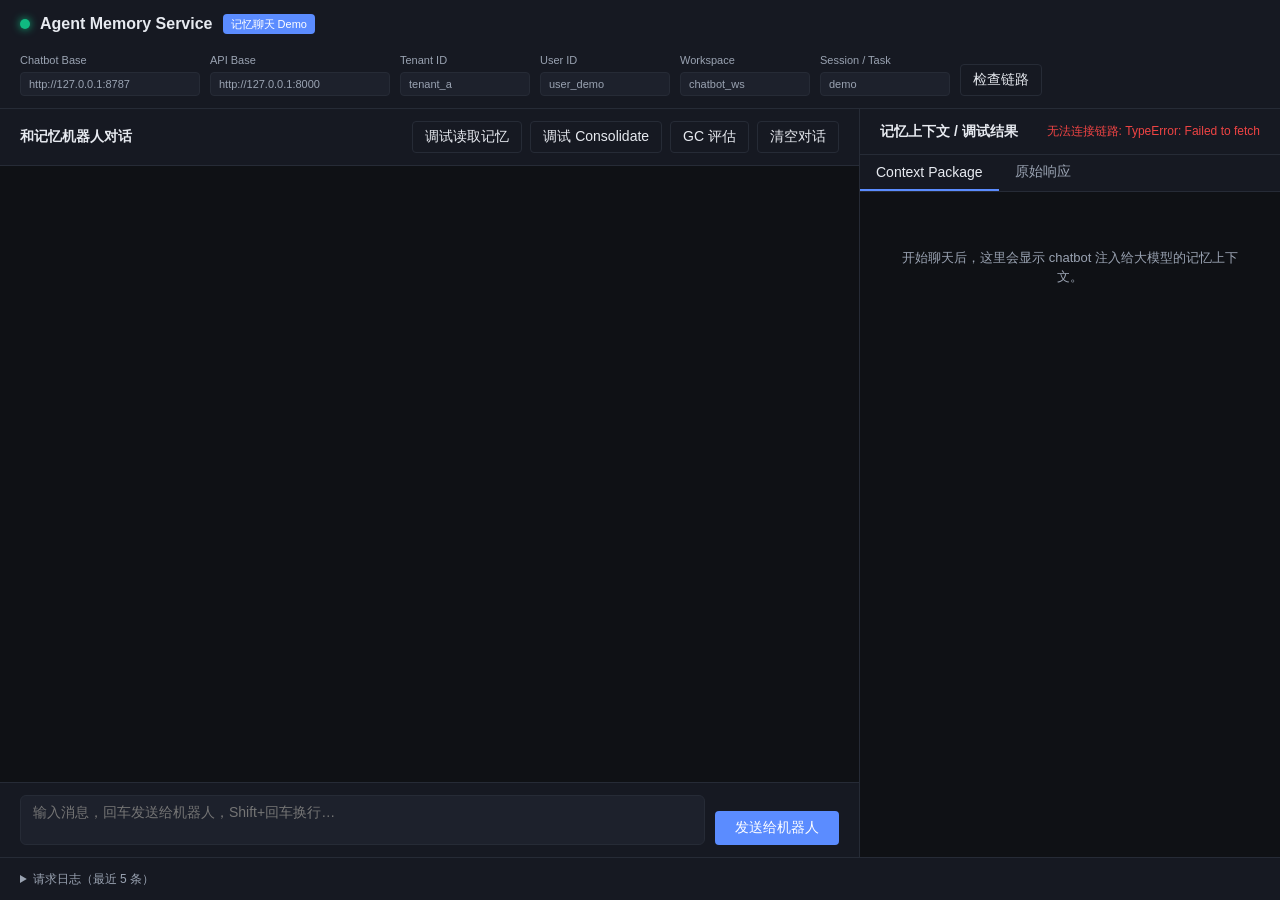
<file: front/index.html>
<!DOCTYPE html>
<html lang="zh-CN">
<head>
    <meta charset="UTF-8">
    <meta name="viewport" content="width=device-width, initial-scale=1.0">
    <title>Agent Memory Service · 记忆聊天 Demo</title>
    <link rel="stylesheet" href="style.css">
</head>
<body>
    <div class="app">
        <!-- 顶部栏：租户上下文 -->
        <header class="topbar">
            <div class="brand">
                <span class="dot"></span>
                <h1>Agent Memory Service</h1>
                <span class="badge">记忆聊天 Demo</span>
            </div>
            <div class="tenants">
                <label>Chatbot Base
                    <input id="chatbotBase" value="http://127.0.0.1:8787">
                </label>
                <label>API Base
                    <input id="apiBase" value="http://127.0.0.1:8000">
                </label>
                <label>Tenant ID
                    <input id="tenantId" value="tenant_a">
                </label>
                <label>User ID
                    <input id="principalId" value="user_demo">
                </label>
                <label>Workspace
                    <input id="workspaceId" value="chatbot_ws">
                </label>
                <label>Session / Task
                    <input id="taskId" value="demo">
                </label>
                <button id="healthBtn" class="ghost">检查链路</button>
            </div>
        </header>

        <!-- 主区：聊天 + 记忆面板 -->
        <main class="layout">
            <!-- 左侧：聊天 -->
            <section class="chat">
                <div class="chat-header">
                    <h2>和记忆机器人对话</h2>
                    <div class="actions">
                        <button id="readBtn" class="ghost">调试读取记忆</button>
                        <button id="consolidateBtn" class="ghost">调试 Consolidate</button>
                        <button id="gcBtn" class="ghost">GC 评估</button>
                        <button id="clearBtn" class="ghost">清空对话</button>
                    </div>
                </div>
                <div id="messages" class="messages"></div>
                <div class="composer">
                    <textarea
                        id="input"
                        placeholder="输入消息，回车发送给机器人，Shift+回车换行…"
                        rows="2"></textarea>
                    <button id="sendBtn" class="primary">发送给机器人</button>
                </div>
            </section>

            <!-- 右侧：记忆面板 -->
            <aside class="memory-panel">
                <div class="panel-header">
                    <h2>记忆上下文 / 调试结果</h2>
                    <span id="panelStatus" class="status">就绪</span>
                </div>
                <div class="panel-tabs">
                    <button class="tab active" data-tab="context">Context Package</button>
                    <button class="tab" data-tab="raw">原始响应</button>
                </div>
                <div class="panel-body">
                    <div id="contextView" class="tab-content active"></div>
                    <pre id="rawView" class="tab-content" hidden></pre>
                </div>
            </aside>
        </main>

        <!-- 底部日志（请求/响应） -->
        <footer class="logbar">
            <details>
                <summary>请求日志（最近 5 条）</summary>
                <pre id="logView"></pre>
            </details>
        </footer>
    </div>

    <script src="app.js"></script>
</body>
</html>
</file>
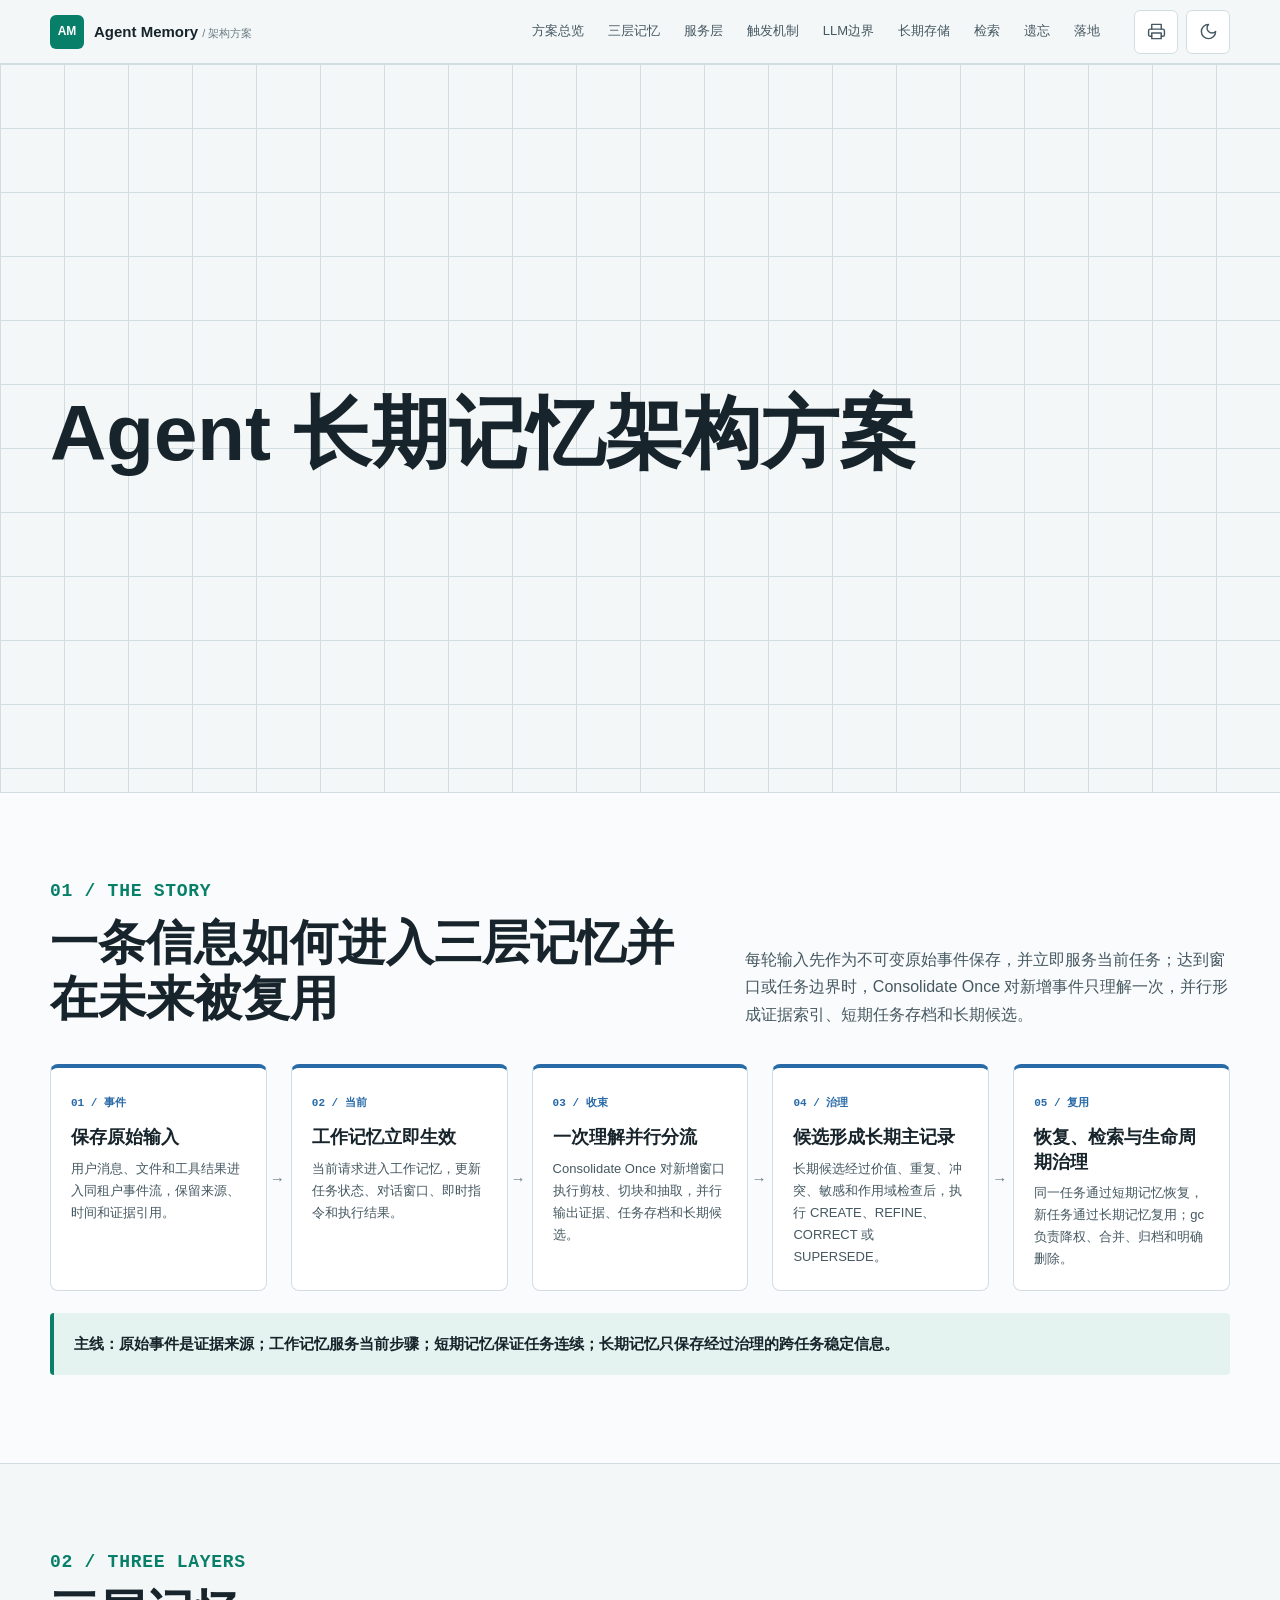
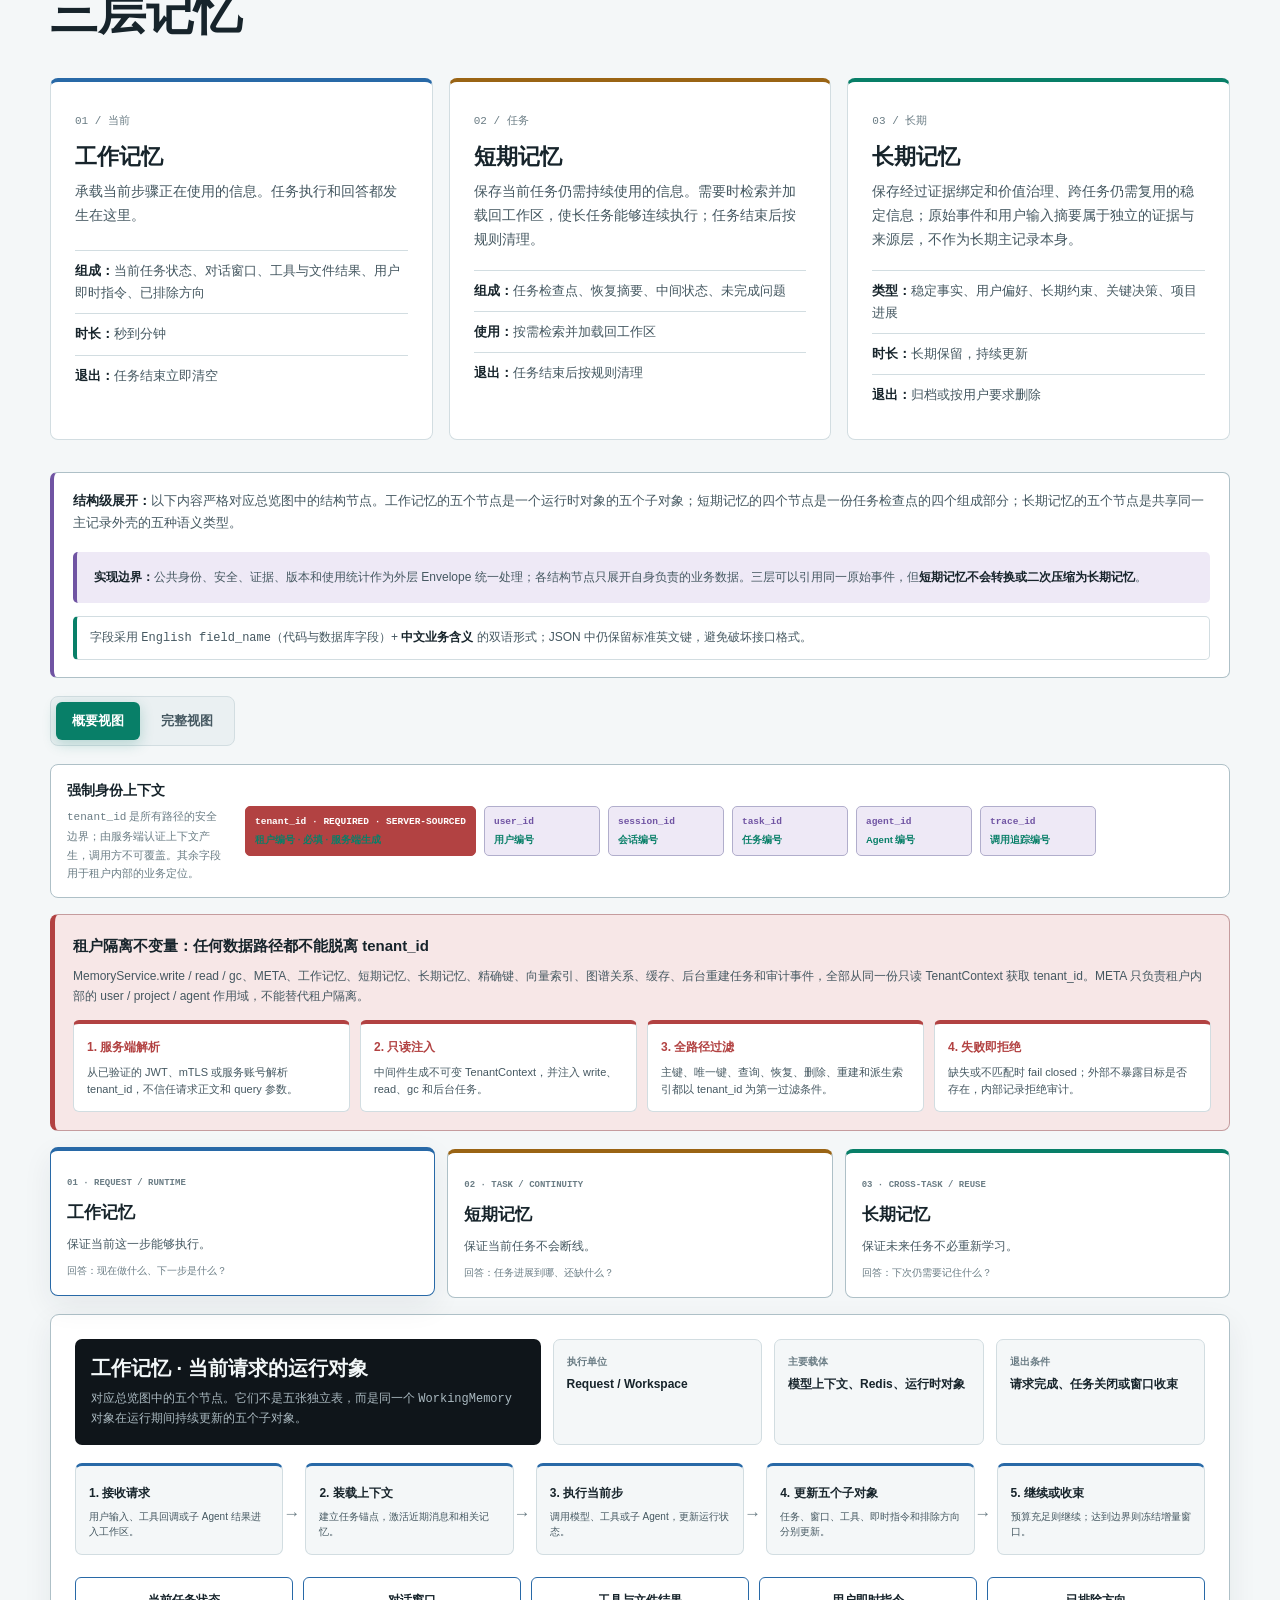
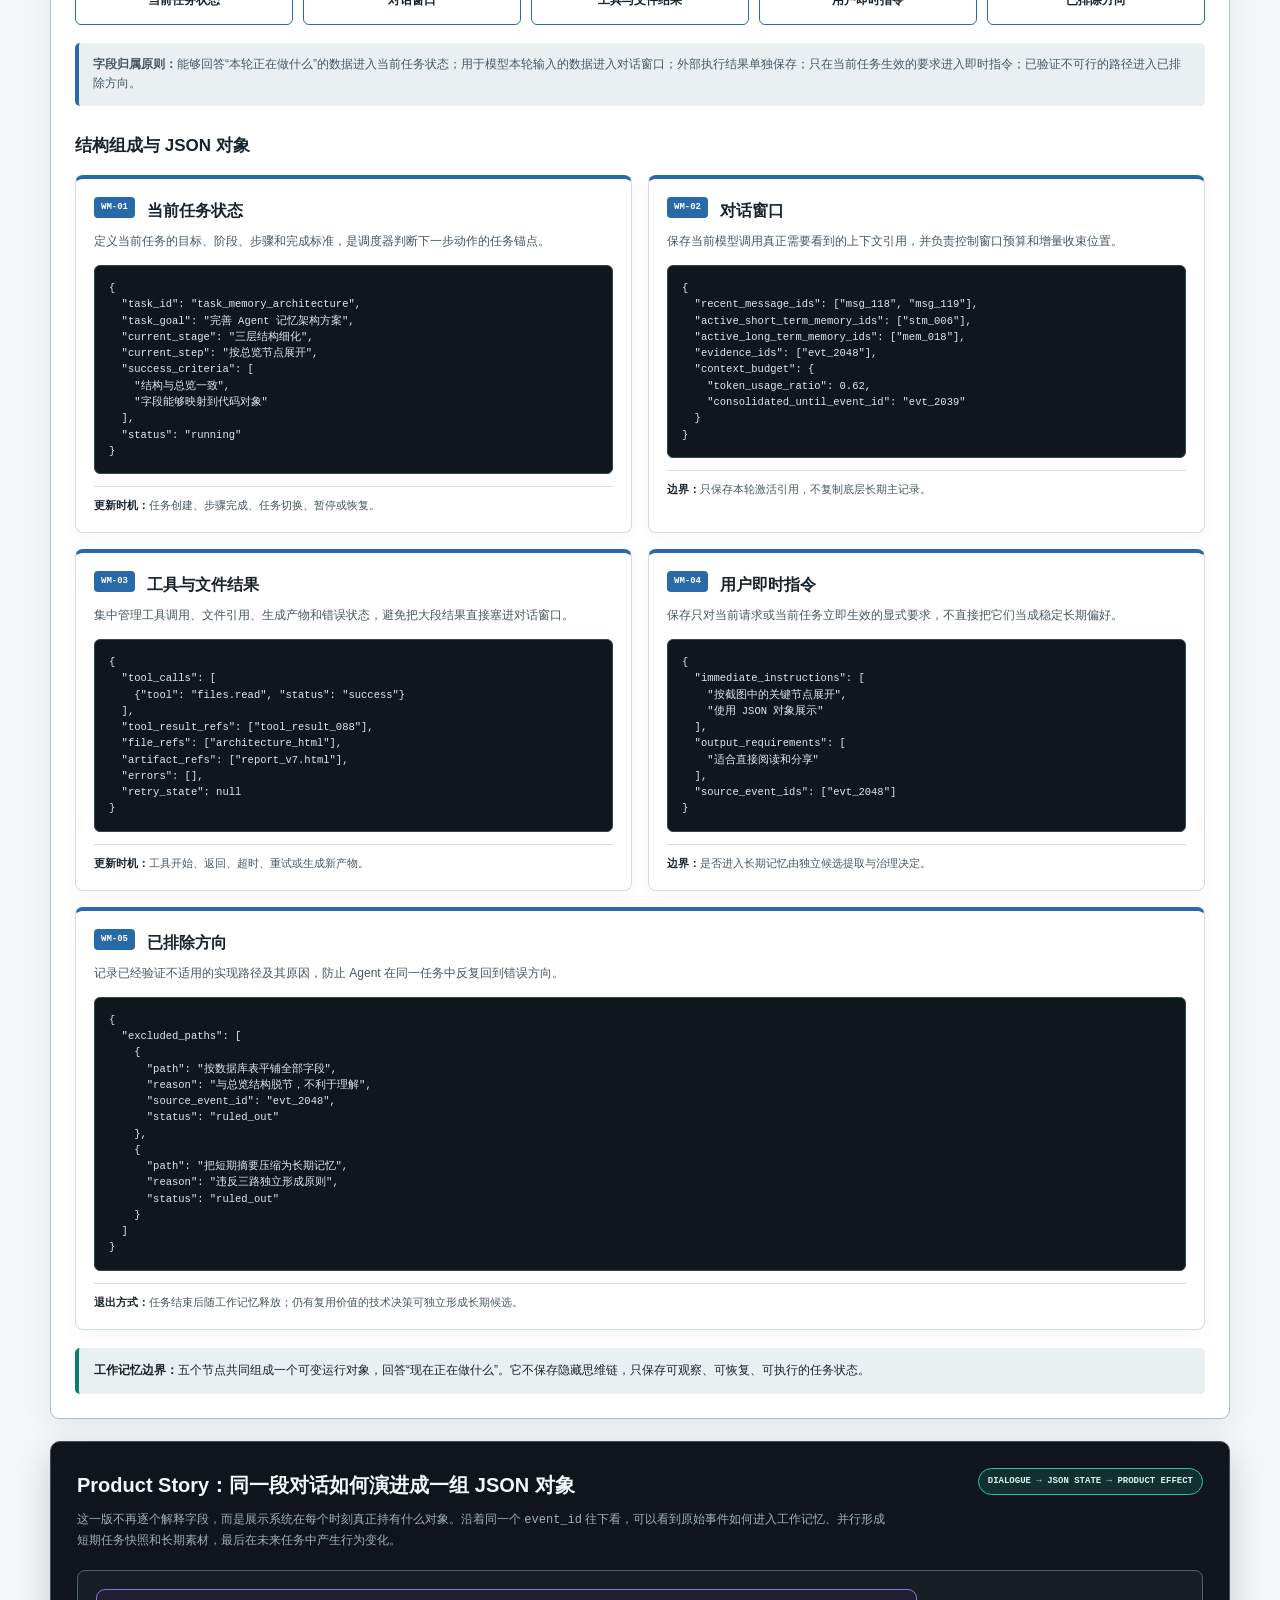
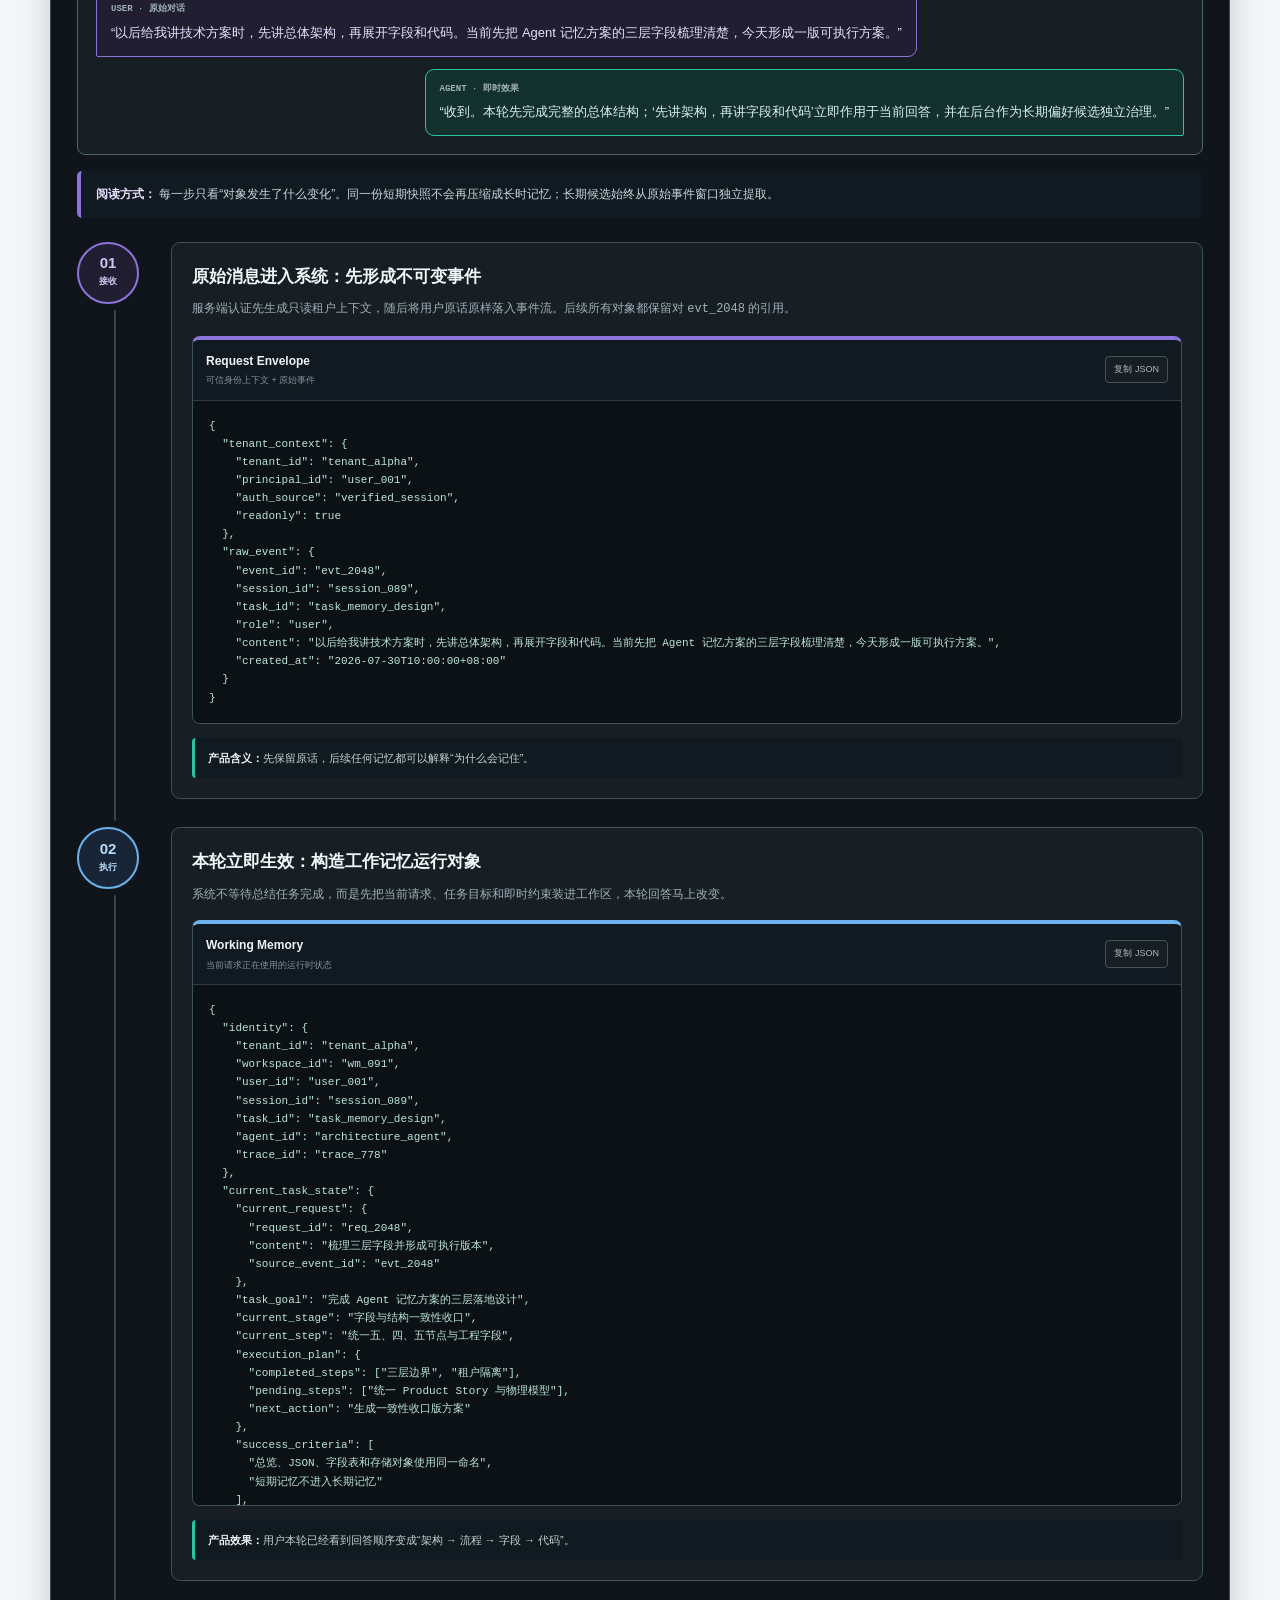
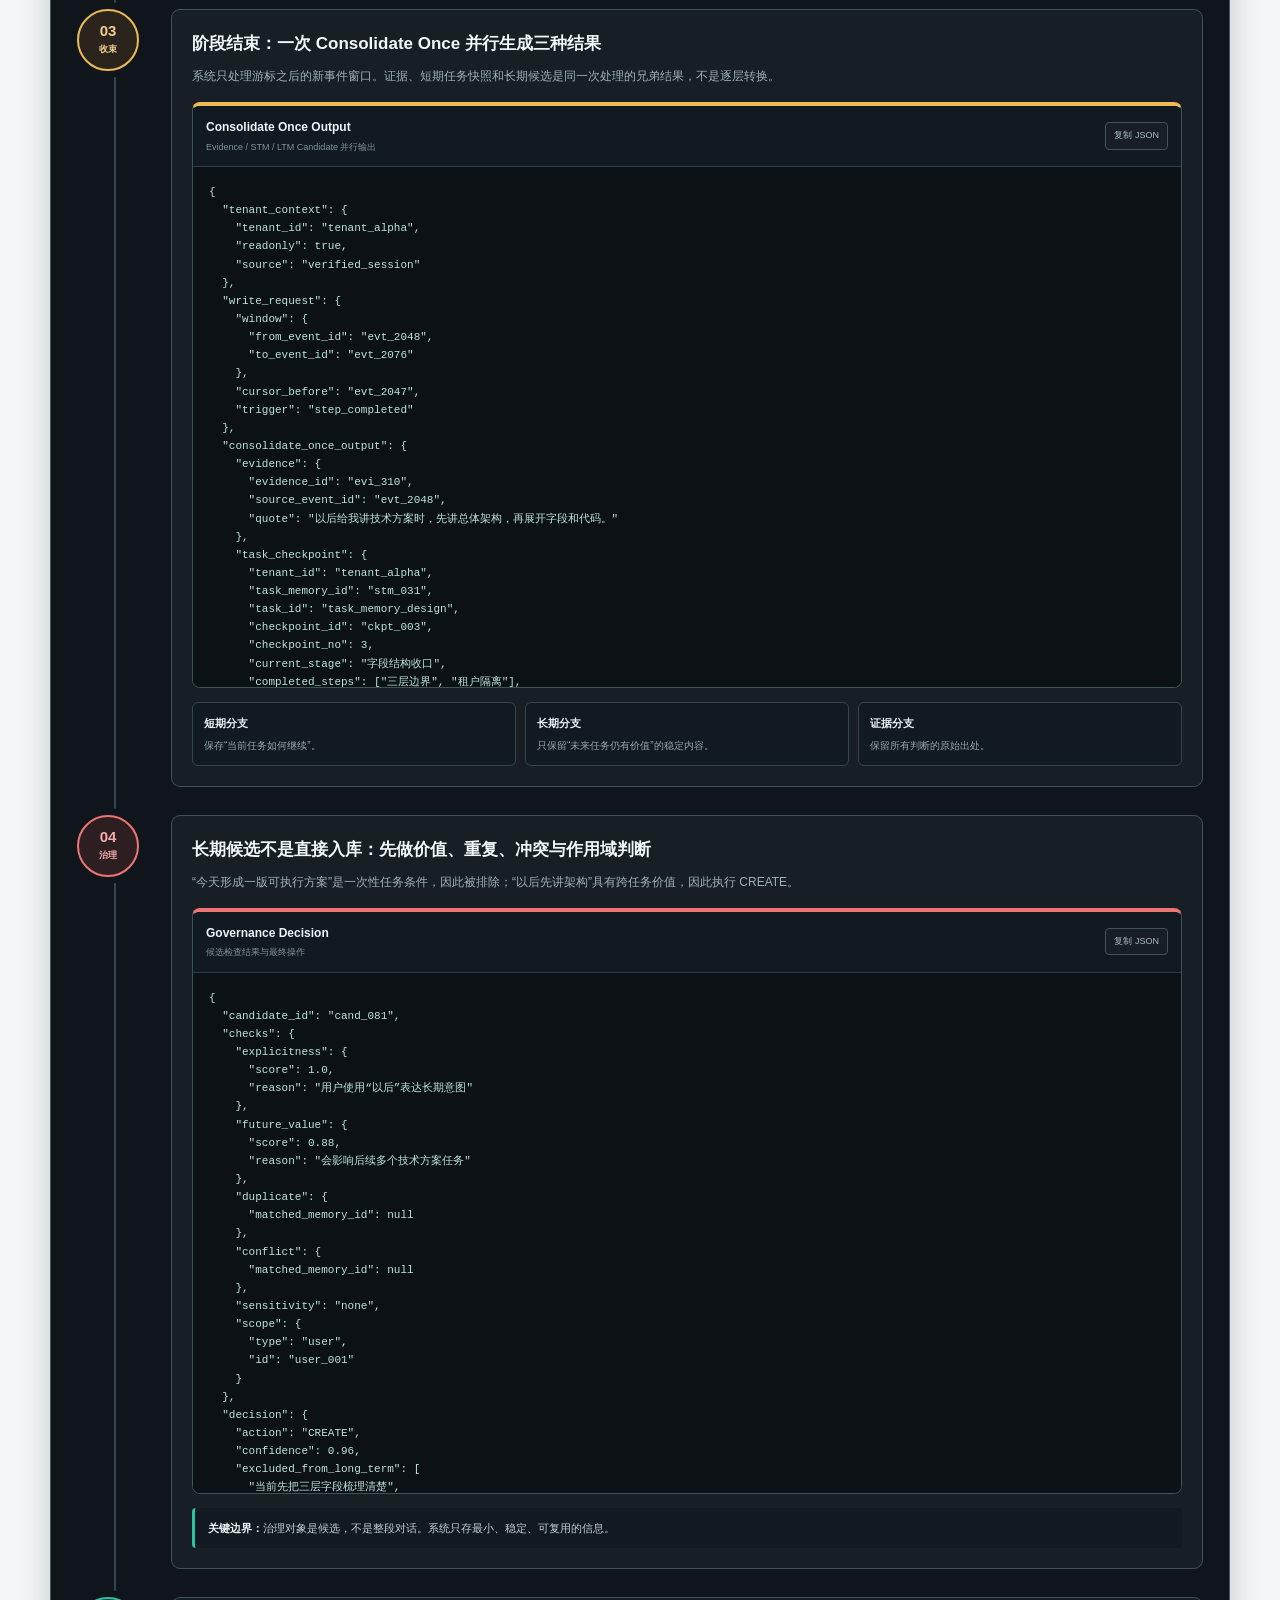
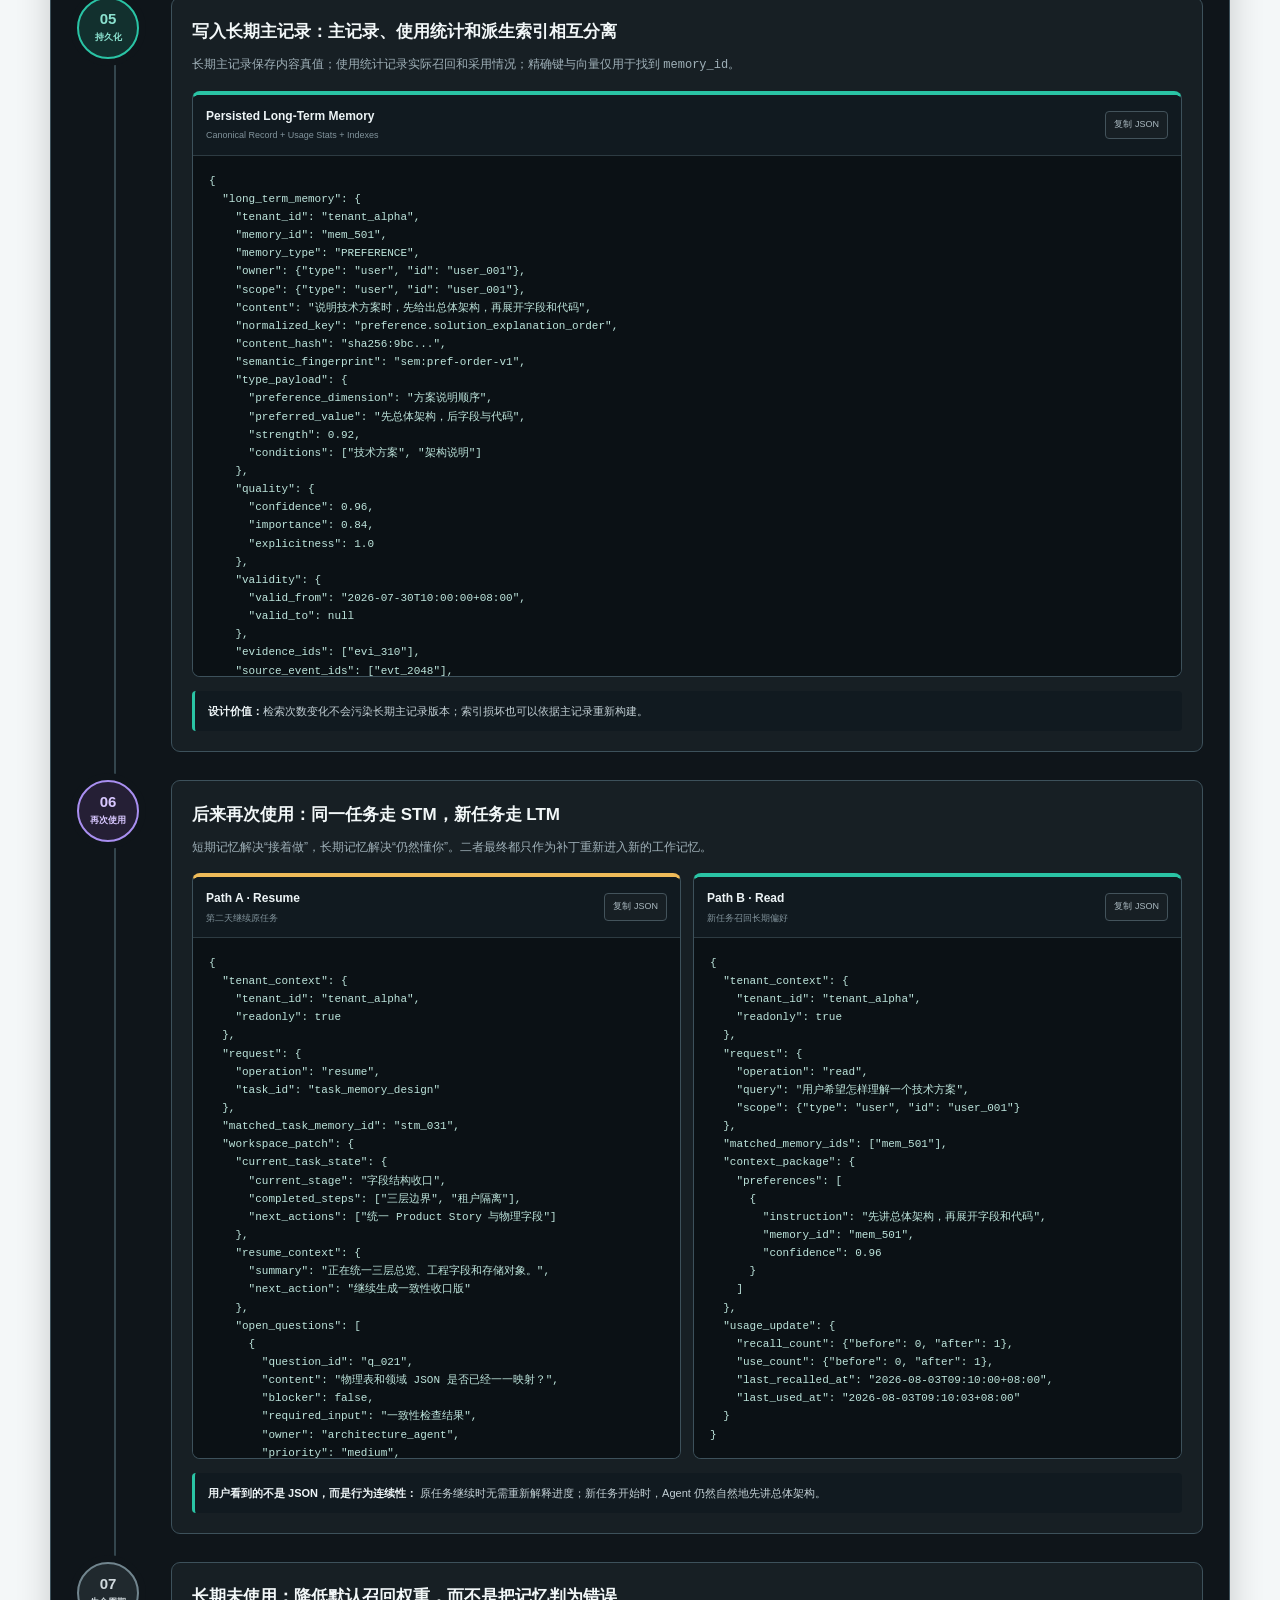
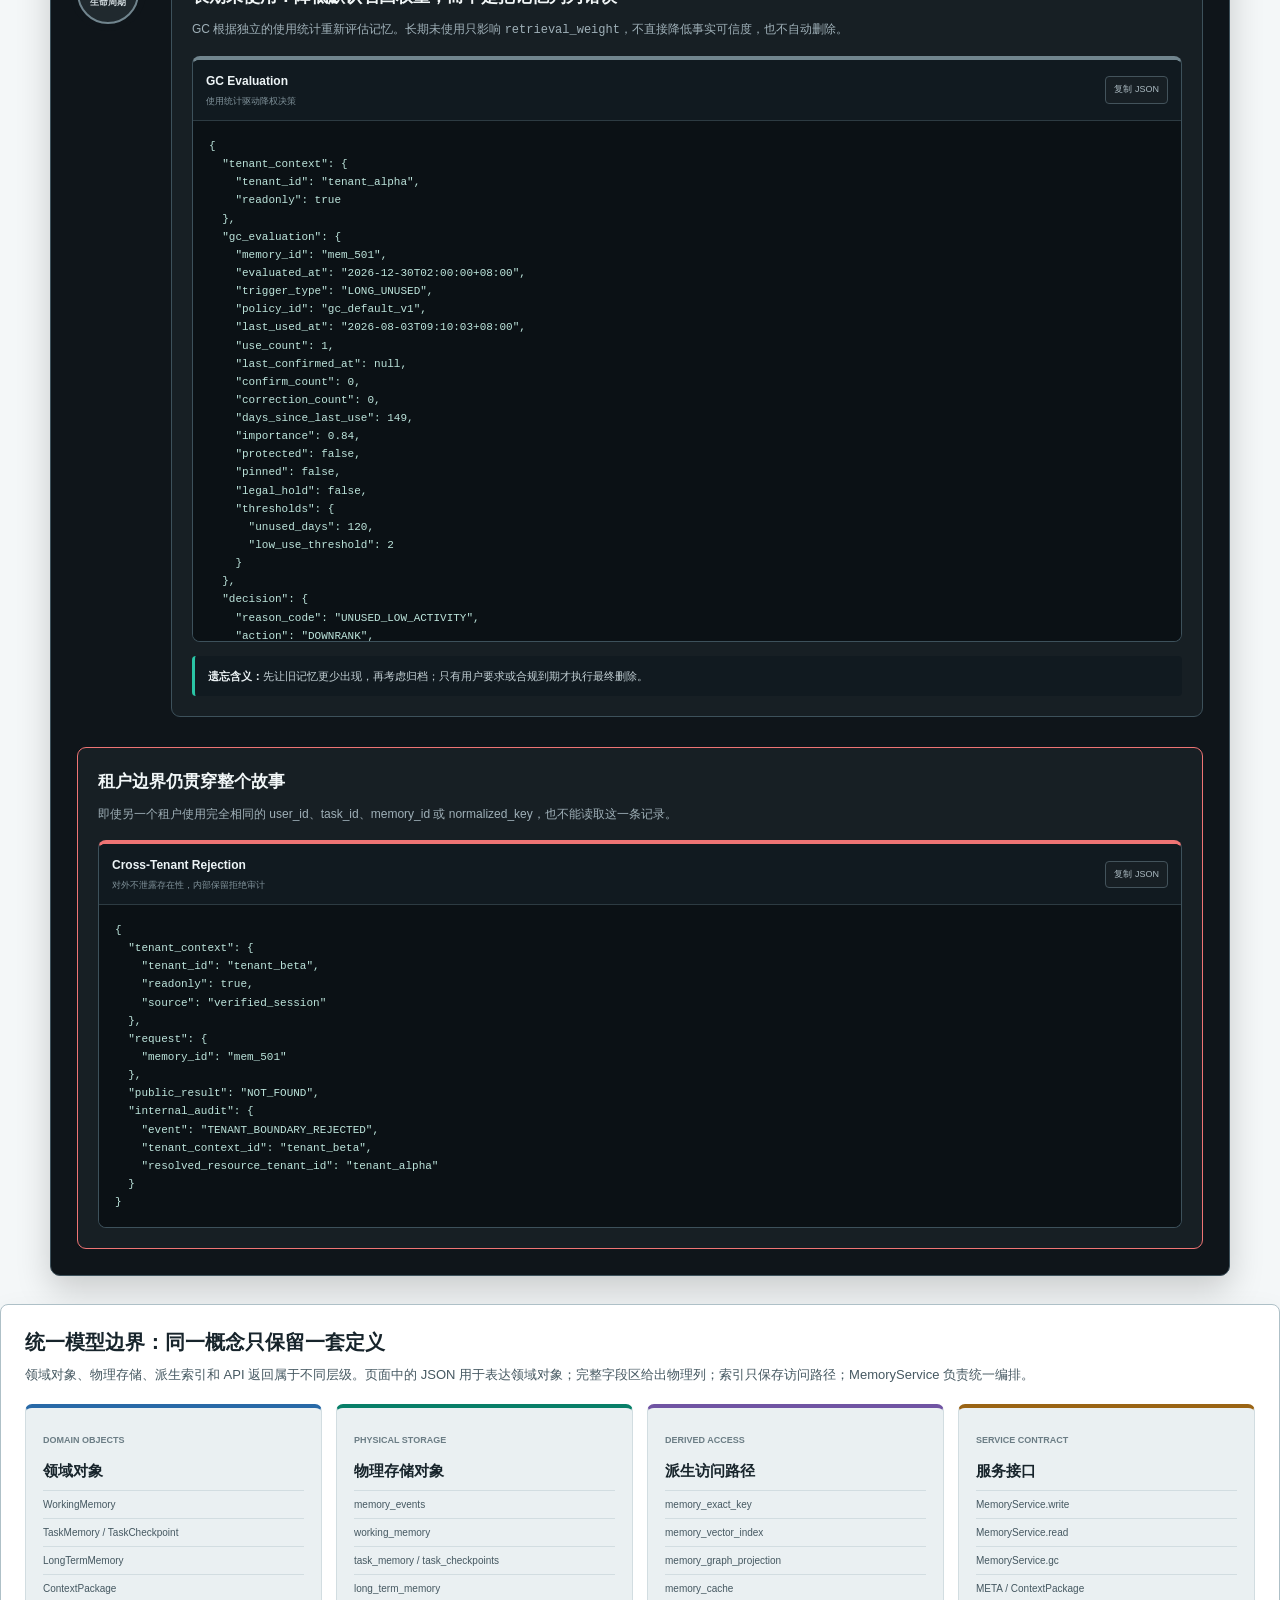
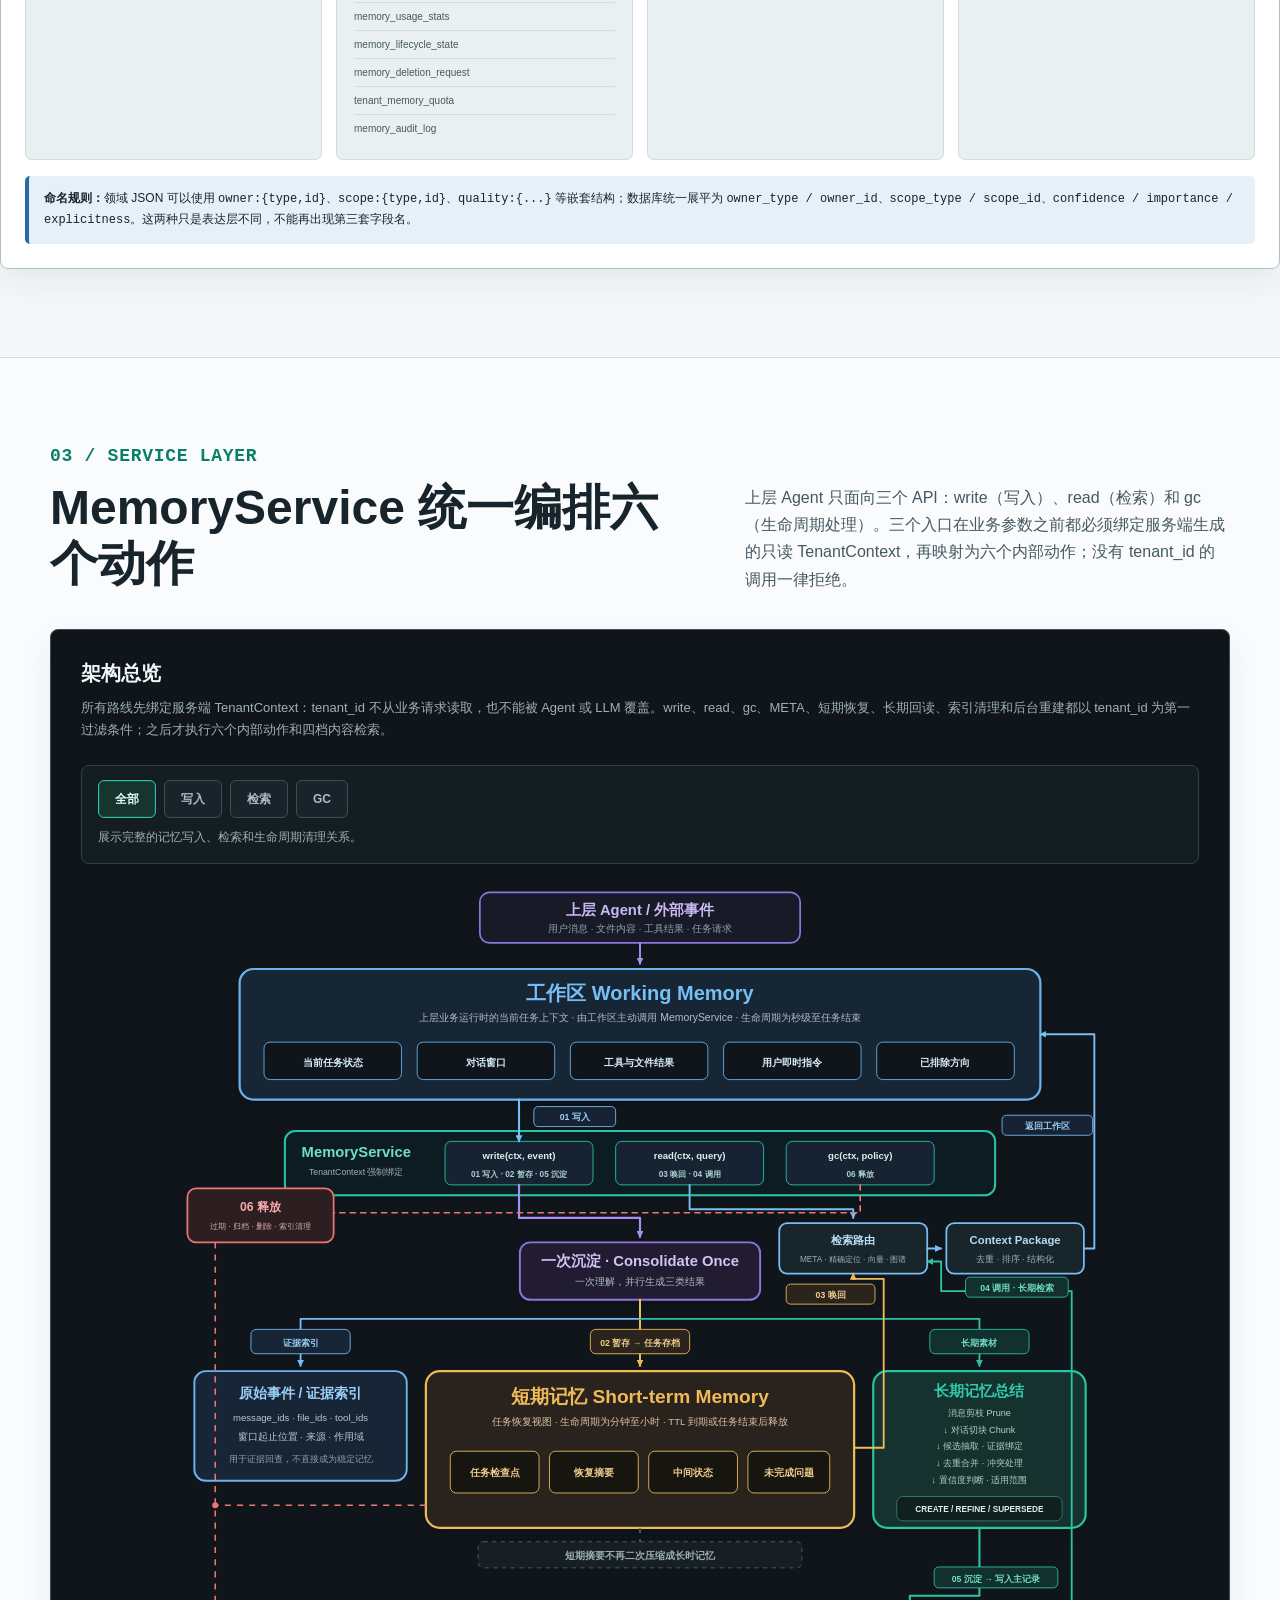
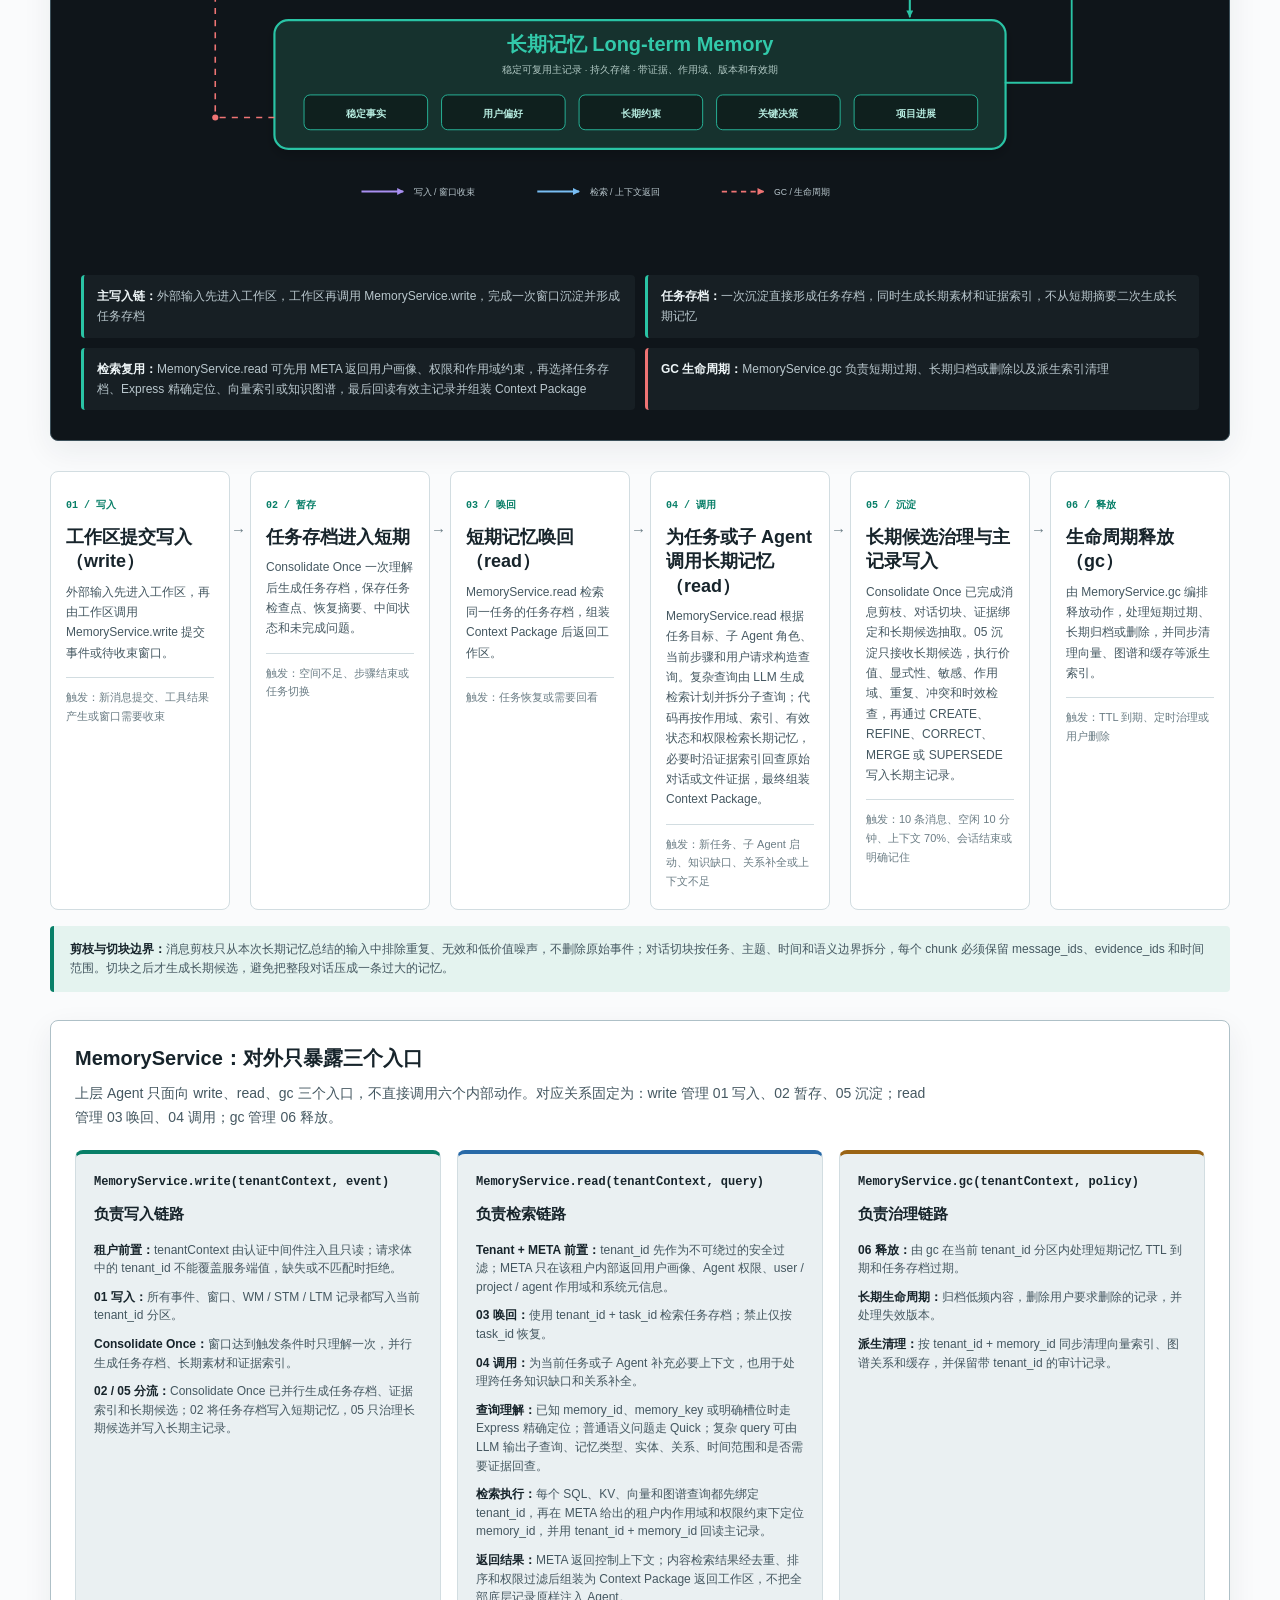
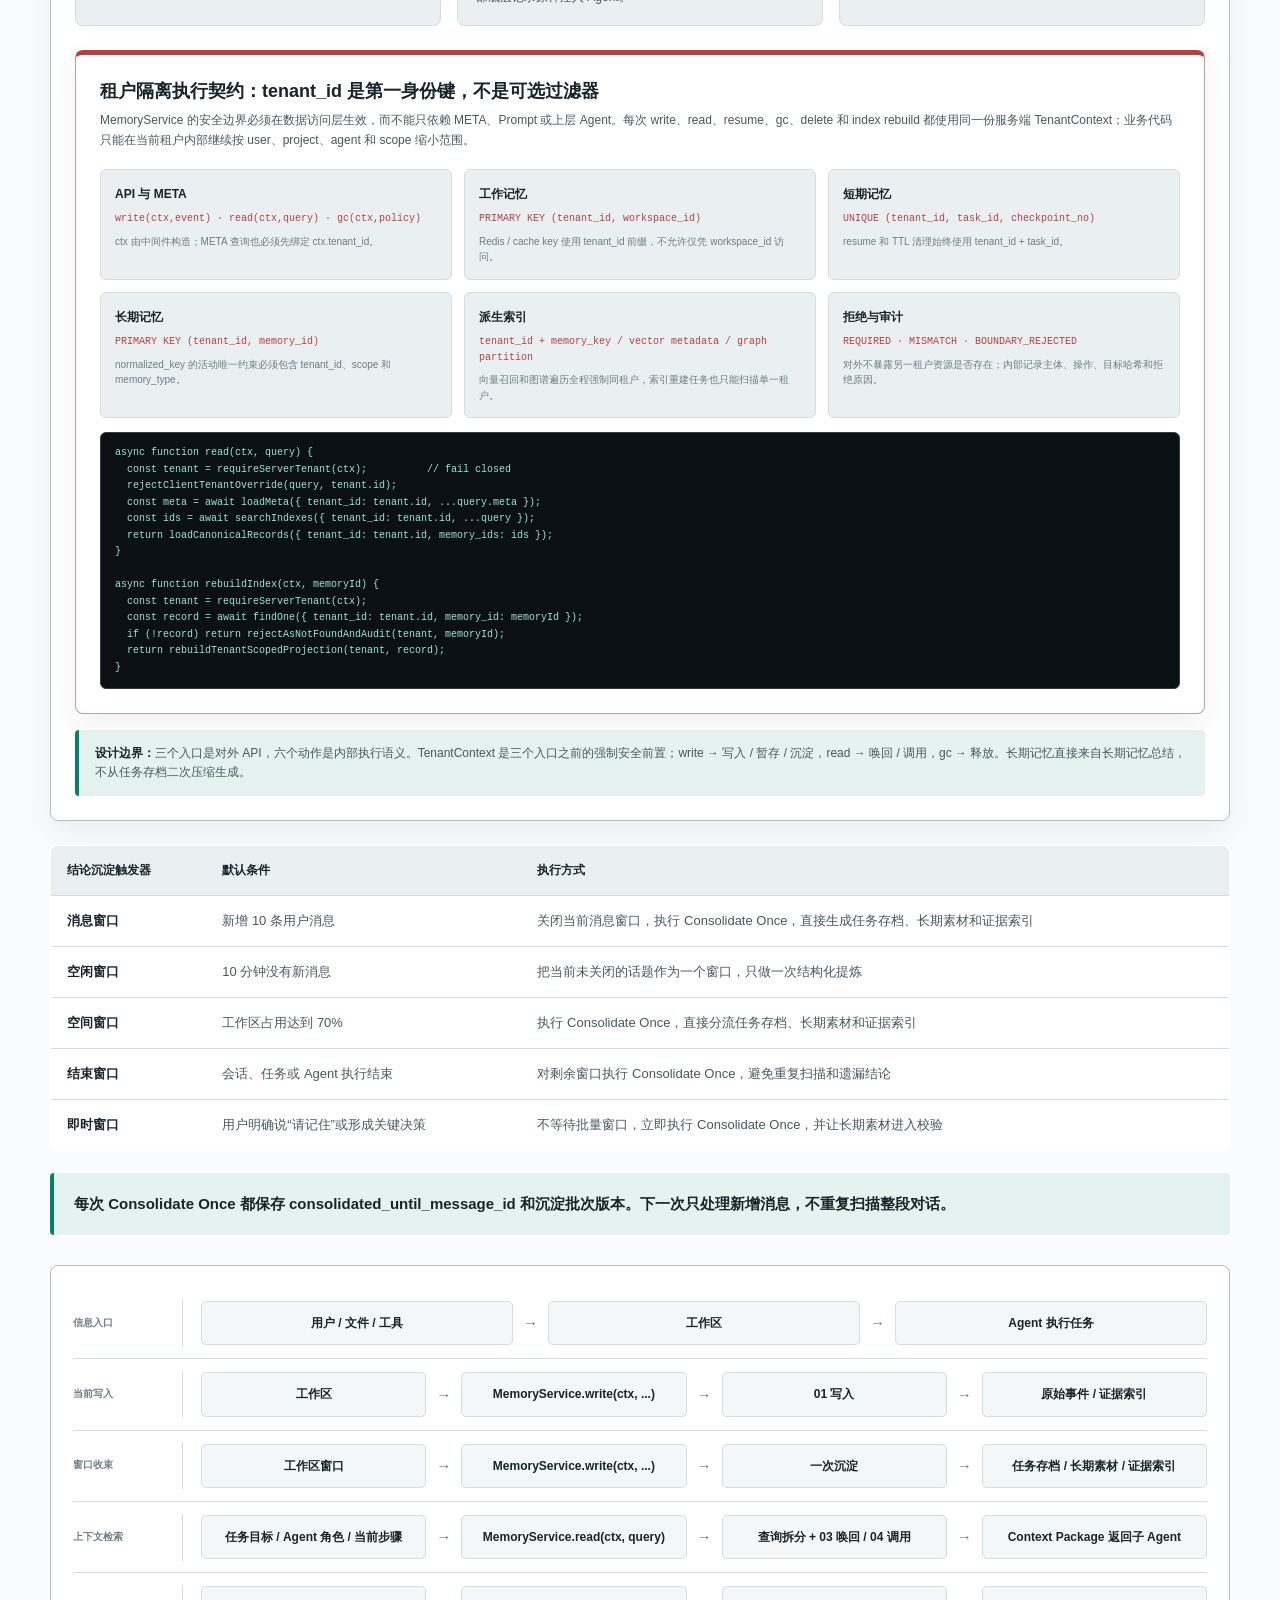
<file: docs/agent-memory-design.html>
<!DOCTYPE html>

<html lang="zh-CN">
<head>
<meta charset="utf-8"/>
<meta content="width=device-width, initial-scale=1" name="viewport"/>
<meta content="Agent 长期记忆架构方案：三层记忆、MemoryService 服务层、强制租户隔离、LLM 参与边界、长期存储、检索和遗忘。" name="description"/>
<title>Agent 长期记忆架构方案</title>
<style>
    :root {
      color-scheme: light;
      --bg: #f4f7f8;
      --surface: #ffffff;
      --surface-2: #eaf0f2;
      --text: #17242b;
      --text-2: #455861;
      --text-3: #6b7d85;
      --line: #d2dde1;
      --line-strong: #aec0c7;
      --green: #087f68;
      --green-soft: #e4f3ef;
      --blue: #2869a7;
      --blue-soft: #e7f0f8;
      --amber: #9a6414;
      --amber-soft: #f7edda;
      --red: #b24242;
      --red-soft: #f7e7e7;
      --violet: #7054a3;
      --violet-soft: #eee9f6;
      --header: 64px;
      --content: 1180px;
      --shadow: 0 10px 30px rgba(22, 43, 52, 0.07);
    }

    html[data-theme="dark"] {
      color-scheme: dark;
      --bg: #0d1418;
      --surface: #131d22;
      --surface-2: #18252b;
      --text: #edf4f6;
      --text-2: #bbcad0;
      --text-3: #8ea1aa;
      --line: #2a3b43;
      --line-strong: #40555e;
      --green: #65d2b5;
      --green-soft: #17342e;
      --blue: #82b9ea;
      --blue-soft: #172c3e;
      --amber: #e7b960;
      --amber-soft: #382d1a;
      --red: #ef9292;
      --red-soft: #3a2224;
      --violet: #b9a3e4;
      --violet-soft: #2c2540;
      --shadow: 0 14px 40px rgba(0, 0, 0, 0.22);
    }

    * {
      box-sizing: border-box;
    }

    html {
      scroll-behavior: smooth;
      scroll-padding-top: calc(var(--header) + 20px);
    }

    body {
      margin: 0;
      color: var(--text);
      background: var(--bg);
      font-family: "Microsoft YaHei", "PingFang SC", "Noto Sans SC", Arial, sans-serif;
      font-size: 15px;
      line-height: 1.7;
    }

    button,
    select {
      font: inherit;
    }

    a {
      color: inherit;
    }

    code,
    .mono {
      font-family: "Cascadia Code", "JetBrains Mono", Consolas, monospace;
    }

    .skip-link {
      position: fixed;
      z-index: 1000;
      top: 10px;
      left: 10px;
      padding: 9px 12px;
      color: #fff;
      background: var(--green);
      border-radius: 5px;
      transform: translateY(-150%);
    }

    .skip-link:focus {
      transform: translateY(0);
    }

    .progress {
      position: fixed;
      z-index: 110;
      inset: 0 0 auto;
      height: 3px;
      background: transparent;
    }

    .progress span {
      display: block;
      width: 0;
      height: 100%;
      background: var(--green);
    }

    .topbar {
      position: sticky;
      z-index: 100;
      top: 0;
      height: var(--header);
      background: color-mix(in srgb, var(--bg) 94%, transparent);
      border-bottom: 1px solid var(--line);
      backdrop-filter: blur(12px);
    }

    .topbar-inner {
      width: min(calc(100% - 40px), var(--content));
      height: 100%;
      margin: 0 auto;
      display: flex;
      align-items: center;
      gap: 24px;
    }

    .brand {
      display: flex;
      align-items: center;
      gap: 10px;
      text-decoration: none;
      font-weight: 800;
      white-space: nowrap;
    }

    .brand-mark {
      width: 34px;
      height: 34px;
      display: grid;
      place-items: center;
      color: #fff;
      background: var(--green);
      border-radius: 6px;
      font-size: 12px;
    }

    .brand small {
      color: var(--text-3);
      font-size: 11px;
      font-weight: 500;
    }

    .nav {
      margin-left: auto;
      display: flex;
      align-items: center;
      gap: 4px;
    }

    .nav a {
      padding: 9px 10px;
      color: var(--text-2);
      border-radius: 5px;
      text-decoration: none;
      font-size: 13px;
    }

    .nav a:hover,
    .nav a:focus-visible {
      color: var(--text);
      background: var(--surface-2);
      outline: none;
    }

    .mobile-nav {
      display: none;
      min-height: 44px;
      margin-left: auto;
      padding: 0 34px 0 12px;
      color: var(--text);
      background: var(--surface);
      border: 1px solid var(--line);
      border-radius: 6px;
    }

    .actions {
      display: flex;
      gap: 8px;
    }

    .icon-btn {
      width: 44px;
      height: 44px;
      padding: 0;
      display: grid;
      place-items: center;
      color: var(--text-2);
      background: var(--surface);
      border: 1px solid var(--line);
      border-radius: 6px;
      cursor: pointer;
    }

    .icon-btn:hover,
    .icon-btn:focus-visible {
      color: var(--green);
      border-color: var(--green);
      outline: 2px solid color-mix(in srgb, var(--green) 25%, transparent);
      outline-offset: 2px;
    }

    .icon-btn svg {
      width: 19px;
      height: 19px;
      fill: none;
      stroke: currentColor;
      stroke-linecap: round;
      stroke-linejoin: round;
      stroke-width: 1.8;
    }

    .container {
      width: min(calc(100% - 40px), var(--content));
      margin: 0 auto;
    }

    .hero {
      min-height: calc(88svh - var(--header));
      display: grid;
      align-items: center;
      overflow: hidden;
      background:
        linear-gradient(var(--line) 1px, transparent 1px),
        linear-gradient(90deg, var(--line) 1px, transparent 1px);
      background-size: 64px 64px;
    }

    .hero-inner {
      width: min(calc(100% - 40px), var(--content));
      margin: 0 auto;
      padding: 72px 0 62px;
      display: grid;
      grid-template-columns: minmax(0, 1.1fr) minmax(360px, 0.9fr);
      gap: 64px;
      align-items: center;
    }

    .hero.hero-title-only .hero-inner {
      grid-template-columns: minmax(0, 1fr);
      gap: 0;
    }

    .hero.hero-title-only h1 {
      max-width: 980px;
    }

    .eyebrow {
      margin: 0 0 16px;
      color: var(--green);
      font-family: "Cascadia Code", Consolas, monospace;
      font-size: 12px;
      font-weight: 800;
    }

    h1,
    h2,
    h3,
    p {
      overflow-wrap: anywhere;
    }

    h1 {
      max-width: 760px;
      margin: 0;
      font-size: clamp(42px, 6.5vw, 78px);
      line-height: 1.08;
      letter-spacing: 0;
    }

    .hero-copy {
      max-width: 700px;
      margin: 22px 0 0;
      color: var(--text-2);
      font-size: clamp(17px, 2vw, 21px);
    }

    .hero-summary {
      margin-top: 30px;
      padding-left: 18px;
      border-left: 4px solid var(--green);
      font-size: 16px;
      font-weight: 700;
    }

    .hero-flow {
      padding: 24px;
      background: color-mix(in srgb, var(--surface) 94%, transparent);
      border: 1px solid var(--line-strong);
      border-radius: 8px;
      box-shadow: var(--shadow);
    }

    .hero-flow > strong {
      display: block;
      margin-bottom: 16px;
      font-size: 14px;
    }

    .hero-step {
      min-height: 54px;
      padding: 10px 13px;
      display: grid;
      grid-template-columns: 28px 1fr;
      gap: 10px;
      align-items: center;
      background: var(--surface);
      border: 1px solid var(--line);
      border-radius: 6px;
    }

    .hero-step + .hero-step {
      margin-top: 19px;
      position: relative;
    }

    .hero-step + .hero-step::before {
      content: "↓";
      position: absolute;
      top: -20px;
      left: 17px;
      color: var(--text-3);
    }

    .hero-step b {
      width: 28px;
      height: 28px;
      display: grid;
      place-items: center;
      color: #fff;
      background: var(--blue);
      border-radius: 50%;
      font-size: 11px;
    }

    .hero-step span {
      color: var(--text-2);
      font-size: 12px;
    }

    .hero-step strong {
      display: block;
      color: var(--text);
      font-size: 14px;
    }

    .section {
      padding: 88px 0;
      border-top: 1px solid var(--line);
    }

    .section:nth-of-type(even) {
      background: color-mix(in srgb, var(--surface) 55%, var(--bg));
    }

    .section-head {
      margin-bottom: 36px;
      display: grid;
      grid-template-columns: minmax(0, 1fr) minmax(320px, 0.75fr);
      gap: 48px;
      align-items: end;
    }

    .section-head.section-head-single {
      grid-template-columns: minmax(0, 1fr);
    }

    .section-title-long {
      max-width: 1080px;
      font-size: clamp(25px, 3.4vw, 40px);
      line-height: 1.28;
    }

    .kicker {
      margin: 0 0 9px;
      color: var(--green);
      font-family: "Cascadia Code", Consolas, monospace;
      font-size: 11px;
      font-weight: 800;
      text-transform: uppercase;
    }

    .section-head .kicker {
      margin-bottom: 12px;
      font-size: clamp(15px, 1.6vw, 18px);
      line-height: 1.2;
      letter-spacing: 0.04em;
    }

    h2 {
      margin: 0;
      font-size: clamp(30px, 4vw, 48px);
      line-height: 1.18;
      letter-spacing: 0;
    }

    h3 {
      margin: 0;
      font-size: 18px;
      line-height: 1.35;
      letter-spacing: 0;
    }

    .lead {
      margin: 0;
      color: var(--text-2);
      font-size: 16px;
    }

    .story-line {
      display: grid;
      grid-template-columns: repeat(5, minmax(0, 1fr));
      gap: 24px;
    }

    .story-step {
      position: relative;
      min-height: 160px;
      padding: 20px;
      background: var(--surface);
      border: 1px solid var(--line);
      border-top: 4px solid var(--blue);
      border-radius: 8px;
    }

    .story-step:not(:last-child)::after {
      content: "→";
      position: absolute;
      top: 50%;
      right: -19px;
      color: var(--text-3);
      transform: translateY(-50%);
    }

    .story-step b {
      color: var(--blue);
      font-family: "Cascadia Code", Consolas, monospace;
      font-size: 11px;
    }

    .story-step h3 {
      margin-top: 12px;
    }

    .story-step p {
      margin: 8px 0 0;
      color: var(--text-2);
      font-size: 13px;
    }

    .memory-layers {
      display: grid;
      grid-template-columns: repeat(3, minmax(0, 1fr));
      gap: 16px;
    }

    .memory-layer {
      padding: 24px;
      background: var(--surface);
      border: 1px solid var(--line);
      border-top: 4px solid var(--blue);
      border-radius: 8px;
    }

    .memory-layer.short {
      border-top-color: var(--amber);
    }

    .memory-layer.long {
      border-top-color: var(--green);
    }

    .memory-layer .number {
      color: var(--text-3);
      font-family: "Cascadia Code", Consolas, monospace;
      font-size: 11px;
    }

    .memory-layer h3 {
      margin-top: 10px;
      font-size: 22px;
    }

    .memory-layer > p {
      min-height: 52px;
      margin: 9px 0 18px;
      color: var(--text-2);
      font-size: 14px;
    }

    .plain-list {
      margin: 0;
      padding: 0;
      list-style: none;
    }

    .plain-list li {
      padding: 9px 0;
      color: var(--text-2);
      border-top: 1px solid var(--line);
      font-size: 13px;
    }

    .plain-list strong {
      color: var(--text);
    }

    .diagram-panel {
      margin-bottom: 30px;
      padding: 30px;
      color: #e8f0f3;
      background: #0f151a;
      border: 1px solid #3d515b;
      border-radius: 8px;
      box-shadow: var(--shadow);
    }

    .diagram-title {
      margin-bottom: 24px;
      color: #f2f7f8;
      font-size: 20px;
    }

    .diagram-note {
      margin: -14px 0 24px;
      color: #9fb0b8;
      font-size: 13px;
    }

    .architecture-core {
      max-width: 940px;
      margin: 0 auto;
    }

    .memory-flow-layout {
      display: grid;
      grid-template-columns: minmax(0, 1fr) 150px;
      gap: 22px;
      align-items: stretch;
    }

    .memory-flow-main {
      min-width: 0;
    }

    .external-node {
      width: min(360px, 100%);
      margin: 0 auto;
      padding: 12px 16px;
      color: #c8b9f3;
      background: #181b27;
      border: 2px solid #8d73dc;
      border-radius: 7px;
      text-align: center;
    }

    .external-node strong {
      display: block;
      font-size: 16px;
    }

    .external-node span {
      display: block;
      margin-top: 2px;
      color: #91a1aa;
      font-size: 11px;
    }

    .memory-service-gateway {
      width: min(520px, 100%);
      margin: 14px auto 0;
      padding: 14px 18px;
      color: #edf4f6;
      background: #10171c;
      border: 2px solid #2ac4a5;
      border-radius: 8px;
      text-align: center;
      box-shadow: 0 14px 32px rgba(15, 21, 26, 0.2);
    }

    .memory-service-gateway strong {
      display: block;
      font-size: 17px;
    }

    .memory-service-gateway > span {
      display: block;
      margin-top: 3px;
      color: #9fb0b8;
      font-size: 11px;
    }

    .service-pills {
      display: grid;
      grid-template-columns: repeat(3, minmax(0, 1fr));
      gap: 8px;
      margin-top: 12px;
    }

    .service-pills span {
      padding: 7px 8px;
      color: #d7f2ec;
      background: #172333;
      border: 1px solid #2ac4a5;
      border-radius: 5px;
      font-family: "Cascadia Code", Consolas, monospace;
      font-size: 10px;
      font-weight: 800;
    }

    .vertical-action {
      min-height: 76px;
      display: flex;
      align-items: center;
      justify-content: center;
      gap: 70px;
      color: #a7b6bd;
    }

    .arrow-flow {
      width: 118px;
      height: 70px;
      position: relative;
    }

    .arrow-flow::before {
      content: "";
      position: absolute;
      top: 5px;
      bottom: 12px;
      left: 50%;
      width: 3px;
      background: currentColor;
      transform: translateX(-50%);
    }

    .arrow-flow::after {
      content: "";
      position: absolute;
      bottom: 3px;
      left: 50%;
      border-top: 11px solid currentColor;
      border-right: 7px solid transparent;
      border-left: 7px solid transparent;
      transform: translateX(-50%);
    }

    .arrow-flow.up::before {
      top: 12px;
      bottom: 5px;
    }

    .arrow-flow.up::after {
      top: 3px;
      bottom: auto;
      border-top: 0;
      border-right: 7px solid transparent;
      border-bottom: 11px solid currentColor;
      border-left: 7px solid transparent;
    }

    .arrow-flow span {
      position: absolute;
      z-index: 1;
      top: 50%;
      left: calc(50% + 12px);
      padding: 3px 7px;
      color: currentColor;
      background: #0f151a;
      border: 1px solid currentColor;
      border-radius: 4px;
      font-size: 11px;
      font-weight: 800;
      white-space: nowrap;
      transform: translateY(-50%);
    }

    .vertical-action.write {
      min-height: 70px;
      color: #a98ff1;
    }

    .vertical-action.service-action {
      min-height: 64px;
      color: #39c9ab;
    }

    .vertical-action.artifact-action {
      min-height: 72px;
      color: #8d73dc;
    }

    .vertical-action.short-actions {
      color: #efbb59;
    }

    .vertical-action.long-actions {
      color: #39c9ab;
    }

    .long-spacer {
      min-height: 64px;
      display: grid;
      place-items: center;
      color: #8799a2;
      font-size: 11px;
      text-align: center;
    }

    .long-spacer span {
      padding: 5px 9px;
      border: 1px dashed #52636b;
      border-radius: 4px;
    }

    .artifact-hub {
      margin: 0 auto 16px;
      padding: 15px 18px;
      color: #e7defe;
      background: #181b27;
      border: 2px solid #8d73dc;
      border-radius: 8px;
      text-align: center;
    }

    .artifact-hub strong {
      display: block;
      font-size: 16px;
    }

    .artifact-hub span {
      display: block;
      margin-top: 4px;
      color: #aebcc2;
      font-size: 11px;
    }

    .artifact-split {
      display: grid;
      grid-template-columns: repeat(3, minmax(0, 1fr));
      gap: 10px;
      margin-bottom: 18px;
    }

    .artifact-card {
      min-height: 82px;
      padding: 11px 12px;
      color: #dfe7eb;
      background: #171f24;
      border: 1px solid #52636b;
      border-left: 4px solid #8d73dc;
      border-radius: 5px;
      font-size: 11px;
      line-height: 1.45;
    }

    .artifact-card.short-view {
      border-left-color: #efbb59;
    }

    .artifact-card.long-candidate {
      border-left-color: #2ac4a5;
    }

    .artifact-card.evidence-ref {
      border-left-color: #78bdf3;
    }

    .artifact-card strong {
      display: block;
      margin-bottom: 4px;
      color: #edf4f6;
      font-size: 12px;
    }

    .consolidation-lane {
      min-height: 100%;
      position: relative;
      color: #39c9ab;
    }

    .consolidation-lane::before {
      content: "";
      position: absolute;
      top: 74px;
      bottom: 67px;
      left: 50%;
      width: 4px;
      background: currentColor;
      transform: translateX(-50%);
    }

    .consolidation-lane::after {
      content: "";
      position: absolute;
      bottom: 55px;
      left: 50%;
      border-top: 14px solid currentColor;
      border-right: 9px solid transparent;
      border-left: 9px solid transparent;
      transform: translateX(-50%);
    }

    .lane-source,
    .lane-target,
    .lane-action {
      position: absolute;
      z-index: 1;
      left: 50%;
      width: 132px;
      padding: 6px 8px;
      color: #d7f2ec;
      background: #0f151a;
      border: 1px solid currentColor;
      border-radius: 5px;
      text-align: center;
      font-size: 11px;
      font-weight: 800;
      transform: translateX(-50%);
    }

    .lane-source {
      top: 42px;
    }

    .lane-target {
      bottom: 25px;
    }

    .lane-action {
      top: 45%;
      color: #39c9ab;
    }

    .lane-policy {
      position: absolute;
      z-index: 1;
      top: calc(45% + 42px);
      left: 50%;
      width: 138px;
      padding: 7px;
      color: #a8babf;
      background: #171f24;
      border-radius: 4px;
      font-size: 9px;
      line-height: 1.45;
      text-align: center;
      transform: translateX(-50%);
    }

    .memory-band {
      padding: 19px 22px;
      background: #172333;
      border: 2px solid #6cb3ed;
      border-radius: 8px;
    }

    .memory-band.short-band {
      background: #2a241c;
      border-color: #efbb59;
    }

    .memory-band.long-band {
      background: #12302e;
      border-color: #2ac4a5;
    }

    .memory-band h3 {
      color: #78bdf3;
      text-align: center;
    }

    .memory-band.short-band h3 {
      color: #efbb59;
    }

    .memory-band.long-band h3 {
      color: #32c9aa;
    }

    .memory-meta {
      margin: 5px 0 13px;
      color: #afbec5;
      text-align: center;
      font-size: 11px;
    }

    .memory-items {
      display: grid;
      grid-template-columns: repeat(4, minmax(0, 1fr));
      gap: 9px;
    }

    .workspace-band .memory-items {
      grid-template-columns: repeat(5, minmax(0, 1fr));
    }

    .memory-item {
      min-height: 38px;
      padding: 8px 7px;
      display: grid;
      place-items: center;
      color: #edf4f6;
      background: #0f151a;
      border: 1px solid currentColor;
      border-radius: 5px;
      text-align: center;
      font-size: 11px;
    }

    .workspace-band .memory-item {
      color: #b8dcf8;
    }

    .short-band .memory-item {
      color: #f2cf8e;
    }

    .long-band .memory-item {
      color: #8be1cf;
    }

    .long-band .memory-items {
      grid-template-columns: repeat(3, minmax(0, 1fr));
    }

    .cross-routes {
      margin-top: 18px;
      display: grid;
      grid-template-columns: repeat(2, minmax(0, 1fr));
      gap: 10px;
    }

    .cross-route {
      padding: 11px 13px;
      color: #b9c7cd;
      background: #171f24;
      border-left: 3px solid #2ac4a5;
      border-radius: 4px;
      font-size: 12px;
    }

    .cross-route.release-route {
      border-left-color: #ef7474;
    }

    .cross-route strong {
      color: #edf4f6;
    }

    .dual-write {
      max-width: 940px;
      margin: 18px auto 0;
      display: grid;
      grid-template-columns: minmax(0, 1fr) 74px minmax(0, 1fr);
      gap: 12px;
      align-items: center;
    }

    .dual-write-source,
    .dual-write-target {
      min-height: 68px;
      padding: 13px 15px;
      display: flex;
      flex-direction: column;
      justify-content: center;
      background: #171f24;
      border: 1px solid #3d515b;
      border-radius: 6px;
    }

    .dual-write-source strong,
    .dual-write-target strong {
      color: #edf4f6;
      font-size: 13px;
    }

    .dual-write-source span,
    .dual-write-target span {
      margin-top: 3px;
      color: #99aab2;
      font-size: 11px;
    }

    .horizontal-arrow {
      height: 3px;
      position: relative;
      color: #a98ff1;
      background: currentColor;
    }

    .horizontal-arrow::after {
      content: "";
      position: absolute;
      top: 50%;
      right: -1px;
      border-top: 7px solid transparent;
      border-bottom: 7px solid transparent;
      border-left: 11px solid currentColor;
      transform: translateY(-50%);
    }

    .horizontal-arrow span {
      position: absolute;
      left: 50%;
      bottom: 8px;
      color: currentColor;
      font-size: 10px;
      font-weight: 800;
      white-space: nowrap;
      transform: translateX(-50%);
    }

    .timeline {
      max-width: 980px;
      margin: 0 auto;
      position: relative;
    }

    .timeline::before {
      content: "";
      position: absolute;
      top: 10px;
      bottom: 10px;
      left: 135px;
      border-left: 1px dashed #3c4b53;
    }

    .timeline-row {
      min-height: 86px;
      display: grid;
      grid-template-columns: 118px 230px minmax(0, 1fr);
      gap: 34px;
      align-items: center;
      position: relative;
    }

    .timeline-row + .timeline-row {
      margin-top: 12px;
    }

    .timeline-phase {
      padding: 9px 10px;
      color: #b7d9f2;
      background: #172536;
      border: 1px solid #6cb3ed;
      border-radius: 5px;
      text-align: center;
      font-size: 13px;
      font-weight: 800;
    }

    .timeline-row:nth-child(2) .timeline-phase {
      color: #cabdf3;
      background: #211e32;
      border-color: #8d73dc;
    }

    .timeline-row:nth-child(3) .timeline-phase {
      color: #f2cf8e;
      background: #2a241c;
      border-color: #efbb59;
    }

    .timeline-row:nth-child(4) .timeline-phase {
      color: #f2aaaa;
      background: #2d1e21;
      border-color: #ef7474;
    }

    .timeline-action {
      padding: 9px 12px;
      color: #71ddc7;
      background: #12302e;
      border: 1px solid #2ac4a5;
      border-radius: 5px;
      text-align: center;
      font-weight: 800;
    }

    .timeline-actions {
      padding: 8px;
      display: grid;
      gap: 7px;
      border: 1px dashed #8d73dc;
      border-radius: 7px;
    }

    .timeline-actions .timeline-action {
      color: #d0c4f3;
      background: #211e32;
      border-color: #8d73dc;
    }

    .timeline-actions .timeline-action:nth-child(2),
    .timeline-actions .timeline-action:nth-child(3) {
      color: #f2cf8e;
      background: #2a241c;
      border-color: #efbb59;
    }

    .timeline-actions .timeline-action:nth-child(4) {
      color: #71ddc7;
      background: #12302e;
      border-color: #2ac4a5;
    }

    .timeline-row:nth-child(3) > .timeline-action {
      color: #71ddc7;
    }

    .timeline-row:nth-child(4) > .timeline-action {
      color: #f2aaaa;
      background: #2d1e21;
      border-color: #ef7474;
    }

    .timeline-desc {
      color: #b7c4ca;
      font-size: 12px;
    }

    .timeline-repeat {
      color: #a98ff1;
      font-size: 11px;
      font-style: normal;
    }

    .timeline-summary {
      margin: 22px 0 0 152px;
      color: #91a1aa;
      font-size: 12px;
    }

    .profile-flow {
      margin-top: 34px;
      padding: 26px;
      color: #e8f0f3;
      background: #0f151a;
      border: 1px solid #3d515b;
      border-radius: 8px;
    }

    .profile-flow h3,
    .dispatch-flow h3 {
      color: #f2f7f8;
      font-size: 20px;
    }

    .profile-flow > p,
    .dispatch-flow > p {
      margin: 7px 0 22px;
      color: #9fb0b8;
      font-size: 13px;
    }

    .profile-pipeline {
      display: grid;
      grid-template-columns: minmax(150px, 1fr) 70px minmax(150px, 1fr) 70px minmax(170px, 1.1fr) 70px minmax(170px, 1.1fr);
      gap: 10px;
      align-items: center;
    }

    .profile-node {
      min-height: 116px;
      padding: 16px;
      background: #171f24;
      border: 1px solid #50636c;
      border-top: 4px solid #8d73dc;
      border-radius: 7px;
    }

    .profile-node.raw {
      border-top-color: #6cb3ed;
    }

    .profile-node.trigger {
      border-top-color: #efbb59;
    }

    .profile-node.digest {
      border-top-color: #2ac4a5;
    }

    .profile-node b {
      display: block;
      color: #edf4f6;
      font-size: 14px;
    }

    .profile-node span {
      display: block;
      margin-top: 7px;
      color: #aab9c0;
      font-size: 11px;
      line-height: 1.55;
    }

    .profile-arrow {
      height: 3px;
      position: relative;
      color: #80929a;
      background: currentColor;
    }

    .profile-arrow::after {
      content: "";
      position: absolute;
      top: 50%;
      right: -1px;
      border-top: 7px solid transparent;
      border-bottom: 7px solid transparent;
      border-left: 11px solid currentColor;
      transform: translateY(-50%);
    }

    .profile-arrow span {
      position: absolute;
      left: 50%;
      bottom: 8px;
      color: #aab9c0;
      font-size: 9px;
      white-space: nowrap;
      transform: translateX(-50%);
    }

    .trigger-policy {
      margin-top: 16px;
      display: grid;
      grid-template-columns: repeat(4, minmax(0, 1fr));
      gap: 9px;
    }

    .trigger-policy div {
      padding: 10px 12px;
      color: #b9c7cd;
      background: #171f24;
      border-left: 3px solid #efbb59;
      border-radius: 4px;
      font-size: 11px;
    }

    .trigger-policy strong {
      display: block;
      color: #f3d79f;
      font-size: 12px;
    }

    .write-rule {
      margin-top: 18px;
      padding: 14px 16px;
      color: #cde8e2;
      background: #12302e;
      border-left: 4px solid #2ac4a5;
      border-radius: 4px;
      font-size: 13px;
    }

    .dispatch-flow {
      margin-top: 30px;
      padding: 26px;
      color: #e8f0f3;
      background: #0f151a;
      border: 1px solid #3d515b;
      border-radius: 8px;
    }

    .dispatch-grid {
      display: grid;
      grid-template-columns: minmax(150px, 0.9fr) 60px minmax(200px, 1.2fr) 60px minmax(220px, 1.35fr) 60px minmax(150px, 0.9fr);
      gap: 9px;
      align-items: center;
    }

    .dispatch-node {
      min-height: 128px;
      padding: 16px;
      background: #171f24;
      border: 1px solid #50636c;
      border-top: 4px solid #6cb3ed;
      border-radius: 7px;
    }

    .dispatch-node.center {
      border-top-color: #8d73dc;
    }

    .dispatch-node.package {
      border-top-color: #2ac4a5;
    }

    .dispatch-node.agent {
      display: grid;
      place-items: center;
      border-top-color: #efbb59;
      text-align: center;
    }

    .dispatch-node b {
      display: block;
      color: #edf4f6;
      font-size: 14px;
    }

    .dispatch-node span {
      display: block;
      margin-top: 7px;
      color: #aab9c0;
      font-size: 11px;
      line-height: 1.55;
    }

    .package-list {
      margin: 9px 0 0;
      padding: 0;
      display: grid;
      grid-template-columns: repeat(2, minmax(0, 1fr));
      gap: 5px;
      list-style: none;
    }

    .package-list li {
      padding: 5px 7px;
      color: #bde5dc;
      background: #12302e;
      border-radius: 3px;
      font-size: 10px;
    }

    .trigger-board {
      display: grid;
      grid-template-columns: 160px minmax(0, 1fr);
      background: var(--surface);
      border: 1px solid var(--line-strong);
      border-radius: 8px;
      overflow: hidden;
    }

    .trigger-time {
      padding: 20px;
      color: var(--text);
      background: var(--surface-2);
      border-bottom: 1px solid var(--line);
      font-weight: 800;
    }

    .trigger-actions {
      padding: 14px;
      display: grid;
      grid-template-columns: repeat(4, minmax(0, 1fr));
      gap: 10px;
      border-bottom: 1px solid var(--line);
    }

    .trigger-time.last,
    .trigger-actions.last {
      border-bottom: 0;
    }

    .trigger-action {
      min-height: 78px;
      padding: 12px;
      background: var(--bg);
      border-left: 3px solid var(--green);
      border-radius: 4px;
    }

    .trigger-action b {
      display: block;
      font-size: 14px;
    }

    .trigger-action span {
      display: block;
      margin-top: 5px;
      color: var(--text-2);
      font-size: 12px;
      line-height: 1.5;
    }

    .summary-band {
      margin-top: 22px;
      padding: 18px 20px;
      color: var(--text);
      background: var(--green-soft);
      border-left: 4px solid var(--green);
      border-radius: 4px;
      font-weight: 700;
    }

    .operation-flow {
      display: grid;
      grid-template-columns: repeat(6, minmax(0, 1fr));
      gap: 20px;
    }

    .operation {
      position: relative;
      min-height: 184px;
      padding: 18px 15px;
      background: var(--surface);
      border: 1px solid var(--line);
      border-radius: 8px;
    }

    .operation:not(:last-child)::after {
      content: "→";
      position: absolute;
      top: 45px;
      right: -17px;
      color: var(--text-3);
    }

    .operation .op-no {
      color: var(--green);
      font-family: "Cascadia Code", Consolas, monospace;
      font-size: 10px;
      font-weight: 800;
    }

    .operation h3 {
      margin-top: 9px;
    }

    .operation p {
      margin: 8px 0 0;
      color: var(--text-2);
      font-size: 12px;
    }

    .service-layer-panel {
      margin-top: 28px;
      padding: 24px;
      background: var(--surface);
      border: 1px solid var(--line-strong);
      border-radius: 8px;
      box-shadow: var(--shadow);
    }

    .service-layer-panel > h3 {
      margin: 0;
      font-size: 20px;
    }

    .service-layer-panel > p {
      max-width: 860px;
      margin: 10px 0 0;
      color: var(--text-2);
      font-size: 14px;
      line-height: 1.7;
    }

    .service-entry-grid {
      display: grid;
      grid-template-columns: repeat(3, minmax(0, 1fr));
      gap: 16px;
      margin-top: 20px;
    }

    .service-entry {
      min-height: 248px;
      padding: 18px;
      background: var(--surface-2);
      border: 1px solid var(--line);
      border-top: 4px solid var(--green);
      border-radius: 8px;
    }

    .service-entry.read {
      border-top-color: var(--blue);
    }

    .service-entry.gc {
      border-top-color: var(--amber);
    }

    .service-entry .service-method {
      color: var(--text);
      font-family: "Cascadia Code", Consolas, monospace;
      font-size: 12px;
      font-weight: 800;
    }

    .service-entry h4 {
      margin: 9px 0 0;
      font-size: 15px;
    }

    .service-entry ul {
      display: grid;
      gap: 10px;
      margin: 14px 0 0;
      padding: 0;
      list-style: none;
    }

    .service-entry li {
      color: var(--text-2);
      font-size: 12px;
      line-height: 1.55;
    }

    .service-entry li strong {
      color: var(--text);
    }

    .service-note {
      margin-top: 16px;
      padding: 14px 16px;
      color: var(--text-2);
      background: var(--green-soft);
      border-left: 4px solid var(--green);
      border-radius: 4px;
      font-size: 12px;
      line-height: 1.6;
    }

    .service-note strong {
      color: var(--text);
    }

    .llm-boundary-layout {
      display: grid;
      grid-template-columns: minmax(0, 1.1fr) minmax(300px, 0.9fr);
      gap: 24px;
      align-items: stretch;
    }

    .llm-stage-grid {
      display: grid;
      grid-template-columns: repeat(2, minmax(0, 1fr));
      gap: 16px;
    }

    .llm-stage {
      min-height: 168px;
      padding: 18px;
      background: var(--surface);
      border: 1px solid var(--line);
      border-radius: 8px;
    }

    .llm-stage.required {
      border-top: 4px solid var(--green);
    }

    .llm-stage.optional {
      border-top: 4px solid var(--blue);
    }

    .llm-stage.blocked {
      border-top: 4px solid var(--red);
      background: var(--red-soft);
    }

    .llm-stage small {
      color: var(--text-3);
      font-family: "Cascadia Code", Consolas, monospace;
      font-size: 10px;
      font-weight: 800;
      text-transform: uppercase;
    }

    .llm-stage h3 {
      margin: 8px 0;
      font-size: 16px;
    }

    .llm-stage p {
      margin: 0;
      color: var(--text-2);
      font-size: 12px;
      line-height: 1.6;
    }

    .llm-contract {
      display: grid;
      gap: 14px;
      padding: 22px;
      color: #e8f0f3;
      background: #0f151a;
      border: 1px solid #3d515b;
      border-radius: 8px;
    }

    .llm-contract h3 {
      margin: 0;
      color: #f2f7f8;
      font-size: 18px;
    }

    .llm-contract p {
      margin: 0;
      color: #b8c7cd;
      font-size: 12px;
      line-height: 1.65;
    }

    .llm-contract ul {
      display: grid;
      gap: 10px;
      margin: 0;
      padding: 0;
      list-style: none;
    }

    .llm-contract li {
      padding: 10px 12px;
      background: rgba(255, 255, 255, 0.06);
      border: 1px solid rgba(255, 255, 255, 0.1);
      border-radius: 6px;
      font-size: 12px;
      line-height: 1.55;
    }

    .llm-contract b {
      color: #8bdac4;
    }

    .llm-boundary-rule {
      margin-top: 22px;
      padding: 16px 18px;
      color: var(--text);
      background: var(--amber-soft);
      border-left: 4px solid var(--amber);
      border-radius: 4px;
      font-size: 12px;
      line-height: 1.7;
    }

    .llm-zones {
      display: grid;
      grid-template-columns: repeat(3, minmax(0, 1fr));
      gap: 16px;
      margin-top: 22px;
    }

    .llm-zone {
      padding: 16px;
      background: var(--surface);
      border: 1px solid var(--line);
      border-radius: 8px;
    }

    .llm-zone b {
      display: block;
      margin-bottom: 8px;
      color: var(--green);
    }

    .llm-zone span {
      display: block;
      color: var(--text-2);
      font-size: 12px;
      line-height: 1.6;
    }

    .operation .when {
      margin-top: 14px;
      padding-top: 10px;
      color: var(--text-3);
      border-top: 1px solid var(--line);
      font-size: 11px;
    }

    .call-map {
      margin-top: 30px;
      padding: 22px;
      background: var(--surface);
      border: 1px solid var(--line-strong);
      border-radius: 8px;
    }

    .call-row {
      display: grid;
      grid-template-columns: 110px minmax(0, 1fr);
      align-items: center;
      border-bottom: 1px solid var(--line);
    }

    .call-row:last-child {
      border-bottom: 0;
    }

    .call-label {
      padding: 15px 14px 15px 0;
      color: var(--text-3);
      border-right: 1px solid var(--line);
      font-family: "Cascadia Code", Consolas, monospace;
      font-size: 10px;
      font-weight: 800;
    }

    .call-content {
      padding: 13px 0 13px 18px;
      display: flex;
      align-items: center;
      gap: 10px;
    }

    .call-node {
      min-width: 0;
      flex: 1;
      padding: 11px;
      background: var(--bg);
      border: 1px solid var(--line);
      border-radius: 5px;
      text-align: center;
      font-size: 12px;
      font-weight: 700;
    }

    .call-arrow {
      flex: 0 0 auto;
      color: var(--text-3);
    }

    .longterm-panel {
      margin-bottom: 30px;
      padding: 28px;
      color: #e8f0f3;
      background: #0f151a;
      border: 1px solid #3d515b;
      border-radius: 8px;
      box-shadow: var(--shadow);
    }

    .longterm-panel h3 {
      color: #f2f7f8;
      font-size: 20px;
    }

    .longterm-panel > p {
      margin: 7px 0 22px;
      color: #9fb0b8;
      font-size: 13px;
    }

    .canonical-memory {
      max-width: 720px;
      margin: 0 auto;
      padding: 18px;
      background: #12302e;
      border: 2px solid #2ac4a5;
      border-radius: 8px;
      text-align: center;
    }

    .canonical-memory b {
      display: block;
      color: #68ddc4;
      font-size: 17px;
    }

    .canonical-memory span {
      display: block;
      margin-top: 5px;
      color: #b9cec9;
      font-size: 11px;
    }

    .canonical-fields {
      margin-top: 13px;
      display: grid;
      grid-template-columns: repeat(5, minmax(0, 1fr));
      gap: 7px;
    }

    .canonical-fields i {
      padding: 7px 6px;
      color: #d8eee9;
      background: #0f201e;
      border: 1px solid #397e70;
      border-radius: 4px;
      font-size: 10px;
      font-style: normal;
    }

    .projection-arrows {
      min-height: 76px;
      display: grid;
      grid-template-columns: repeat(3, minmax(0, 1fr));
      gap: 14px;
    }

    .projection-arrow-line {
      position: relative;
      color: #71858e;
    }

    .projection-arrow-line::before {
      content: "";
      position: absolute;
      top: 0;
      bottom: 14px;
      left: 50%;
      width: 3px;
      background: currentColor;
      transform: translateX(-50%);
    }

    .projection-arrow-line::after {
      content: "";
      position: absolute;
      bottom: 4px;
      left: 50%;
      border-top: 11px solid currentColor;
      border-right: 7px solid transparent;
      border-left: 7px solid transparent;
      transform: translateX(-50%);
    }

    .projection-arrow-line span {
      position: absolute;
      z-index: 1;
      top: 26px;
      left: calc(50% + 9px);
      padding: 2px 5px;
      color: #aab9c0;
      background: #0f151a;
      font-size: 9px;
      white-space: nowrap;
    }

    .longterm-columns {
      display: grid;
      grid-template-columns: repeat(3, minmax(0, 1fr));
      gap: 14px;
    }

    .longterm-store {
      min-height: 240px;
      padding: 18px;
      background: #171f24;
      border: 1px solid #50636c;
      border-top: 4px solid #6cb3ed;
      border-radius: 7px;
    }

    .longterm-store.vector-store {
      border-top-color: #8d73dc;
    }

    .longterm-store.graph-store {
      border-top-color: #efbb59;
    }

    .longterm-store b {
      display: block;
      color: #edf4f6;
      font-size: 15px;
    }

    .longterm-store > span {
      display: block;
      margin-top: 5px;
      color: #9fb0b8;
      font-size: 11px;
    }

    .store-parts {
      margin-top: 14px;
      display: grid;
      grid-template-columns: repeat(2, minmax(0, 1fr));
      gap: 7px;
    }

    .store-parts span {
      padding: 7px;
      color: #cbd8dd;
      background: #10171b;
      border: 1px solid #40515a;
      border-radius: 4px;
      font-size: 10px;
      text-align: center;
    }

    .vector-store .store-parts span {
      color: #d5caf3;
      border-color: #5e4f87;
    }

    .graph-store .store-parts span {
      color: #f1d49c;
      border-color: #7d622f;
    }

    .store-role {
      margin-top: 13px;
      padding-top: 10px;
      color: #aebdc3;
      border-top: 1px solid #3d4b52;
      font-size: 11px;
    }

    .projection-policy {
      margin-top: 30px;
      padding: 26px;
      background: #ffffff;
      border: 1px solid var(--line);
      border-radius: 8px;
    }

    .projection-policy > p {
      max-width: 860px;
      margin: 7px 0 22px;
      color: var(--muted);
      font-size: 13px;
    }

    .projection-gates {
      display: grid;
      grid-template-columns: 1fr 1fr;
      gap: 14px;
    }

    .projection-gate {
      padding: 18px;
      background: #f7fafb;
      border: 1px solid #cbd7dc;
      border-top: 4px solid #8d73dc;
      border-radius: 7px;
    }

    .projection-gate.graph-gate {
      border-top-color: #d79c30;
    }

    .projection-gate small {
      display: block;
      color: var(--teal);
      font-family: var(--mono);
      font-size: 10px;
      font-weight: 700;
      text-transform: uppercase;
    }

    .projection-gate h4 {
      margin: 7px 0 5px;
      color: var(--ink);
      font-size: 16px;
    }

    .projection-gate p {
      margin: 0;
      color: var(--muted);
      font-size: 12px;
    }

    .projection-gate ul {
      margin: 12px 0 0;
      padding: 0;
      list-style: none;
    }

    .projection-gate li {
      position: relative;
      padding: 7px 0 7px 17px;
      color: var(--ink);
      border-top: 1px solid #dce5e8;
      font-size: 11px;
    }

    .projection-gate li::before {
      content: "✓";
      position: absolute;
      left: 0;
      color: var(--teal);
      font-weight: 800;
    }

    .projection-outcomes {
      display: grid;
      grid-template-columns: repeat(4, minmax(0, 1fr));
      gap: 12px;
      margin-top: 18px;
    }

    .projection-outcome {
      min-height: 188px;
      padding: 16px;
      background: #11191d;
      border: 1px solid #43535b;
      border-radius: 7px;
    }

    .projection-outcome.vector-only {
      border-top: 4px solid #8d73dc;
    }

    .projection-outcome.dual {
      border-top: 4px solid var(--teal);
    }

    .projection-outcome.graph-first {
      border-top: 4px solid #d79c30;
    }

    .projection-outcome.hold {
      border-top: 4px solid #7e8e95;
    }

    .projection-outcome small {
      color: #8fa4ad;
      font-family: var(--mono);
      font-size: 9px;
      font-weight: 700;
    }

    .projection-outcome h4 {
      margin: 8px 0 7px;
      color: #f0f6f7;
      font-size: 14px;
    }

    .projection-outcome p {
      margin: 0;
      color: #adbec5;
      font-size: 11px;
    }

    .projection-outcome strong {
      display: block;
      margin-top: 12px;
      padding-top: 10px;
      color: #dce8eb;
      border-top: 1px solid #35454c;
      font-size: 10px;
      font-weight: 600;
    }

    .projection-rule {
      margin-top: 18px;
      overflow: hidden;
      border: 1px solid var(--line);
      border-radius: 7px;
    }

    .projection-rule table {
      width: 100%;
      border-collapse: collapse;
      font-size: 11px;
    }

    .projection-rule th,
    .projection-rule td {
      padding: 11px 13px;
      border-bottom: 1px solid var(--line);
      text-align: left;
      vertical-align: top;
    }

    .projection-rule th {
      color: var(--ink);
      background: #eaf0f2;
      font-size: 10px;
    }

    .projection-rule tr:last-child td {
      border-bottom: 0;
    }

    .projection-rule td:first-child {
      color: var(--ink);
      font-weight: 750;
    }

    .projection-rule .yes {
      color: #087f68;
      font-weight: 750;
    }

    .projection-rule .conditional {
      color: #9a6810;
      font-weight: 750;
    }

    .projection-decision {
      margin-top: 14px;
      padding: 12px 14px;
      color: #2b414a;
      background: #e9f5f2;
      border-left: 3px solid var(--teal);
      border-radius: 4px;
      font-size: 11px;
    }

    .memory-evolution {
      margin-top: 30px;
      padding: 26px;
      color: #e8f0f3;
      background: #0f151a;
      border: 1px solid #3d515b;
      border-radius: 8px;
    }

    .memory-evolution h3 {
      color: #f2f7f8;
      font-size: 20px;
    }

    .memory-evolution > p {
      margin: 7px 0 22px;
      color: #9fb0b8;
      font-size: 13px;
    }

    .evolution-flow {
      display: grid;
      grid-template-columns: repeat(7, minmax(0, 1fr));
      gap: 18px;
    }

    .evolution-step {
      min-height: 168px;
      padding: 15px 12px;
      position: relative;
      background: #171f24;
      border: 1px solid #50636c;
      border-top: 4px solid #6cb3ed;
      border-radius: 7px;
    }

    .evolution-step:nth-child(2),
    .evolution-step:nth-child(3) {
      border-top-color: #8d73dc;
    }

    .evolution-step:nth-child(4),
    .evolution-step:nth-child(5) {
      border-top-color: #efbb59;
    }

    .evolution-step:nth-child(6),
    .evolution-step:nth-child(7) {
      border-top-color: #2ac4a5;
    }

    .evolution-step:not(:last-child)::after {
      content: "→";
      position: absolute;
      top: 50%;
      right: -16px;
      color: #81939b;
      transform: translateY(-50%);
    }

    .evolution-step b {
      color: #dfe9ec;
      font-size: 12px;
    }

    .evolution-step strong {
      display: block;
      margin-top: 9px;
      color: #f2f7f8;
      font-size: 13px;
    }

    .evolution-step span {
      display: block;
      margin-top: 7px;
      color: #aab9c0;
      font-size: 10px;
      line-height: 1.5;
    }

    .search-modes {
      display: grid;
      grid-template-columns: repeat(4, minmax(0, 1fr));
      gap: 14px;
    }

    .search-mode {
      padding: 20px;
      background: var(--surface);
      border: 1px solid var(--line);
      border-top: 4px solid var(--blue);
      border-radius: 8px;
    }

    .search-mode.meta {
      grid-column: 1 / -1;
      border-top-color: var(--blue);
      background: color-mix(in srgb, var(--blue-soft) 58%, var(--surface));
    }

    .search-mode.meta > p {
      min-height: 0;
    }

    .search-mode.meta .mode-path {
      display: grid;
      grid-template-columns: repeat(4, minmax(0, 1fr));
      gap: 10px;
    }

    .search-mode.meta .mode-path li {
      padding: 9px 10px;
      background: var(--surface);
      border: 1px solid var(--line);
      border-radius: 4px;
    }

    .search-mode.quick {
      border-top-color: var(--violet);
    }

    .search-mode.normal {
      border-top-color: var(--green);
    }

    .search-mode.deep {
      border-top-color: var(--amber);
    }

    .mode-level {
      color: var(--text-3);
      font-family: "Cascadia Code", Consolas, monospace;
      font-size: 10px;
      font-weight: 800;
    }

    .search-mode h3 {
      margin-top: 8px;
    }

    .search-mode > p {
      min-height: 64px;
      margin: 7px 0 12px;
      color: var(--text-2);
      font-size: 12px;
    }

    .mode-path {
      margin: 0;
      padding: 0;
      list-style: none;
    }

    .mode-path li {
      padding: 7px 0;
      color: var(--text-2);
      border-top: 1px solid var(--line);
      font-size: 11px;
    }

    .mode-result {
      margin-top: 12px;
      padding: 8px 9px;
      color: var(--text);
      background: var(--surface-2);
      border-radius: 4px;
      font-size: 11px;
      font-weight: 700;
    }

    .retrieval-route {
      margin-top: 26px;
      padding: 22px;
      background: var(--surface);
      border: 1px solid var(--line-strong);
      border-radius: 8px;
    }

    .retrieval-route h3 {
      margin-bottom: 14px;
    }

    .route-line {
      display: grid;
      grid-template-columns: 170px 38px minmax(0, 1fr);
      gap: 8px;
      align-items: center;
      padding: 10px 0;
      border-top: 1px solid var(--line);
    }

    .route-line:first-of-type {
      border-top: 0;
    }

    .route-question {
      font-weight: 800;
    }

    .route-arrow {
      color: var(--green);
      text-align: center;
      font-weight: 800;
    }

    .route-answer {
      color: var(--text-2);
      font-size: 13px;
    }

    .storage-map {
      display: grid;
      grid-template-columns: minmax(0, 1fr) 60px minmax(0, 1.5fr);
      gap: 14px;
      align-items: stretch;
    }

    .store-main,
    .store-index {
      padding: 24px;
      background: var(--surface);
      border: 1px solid var(--line-strong);
      border-radius: 8px;
    }

    .store-main {
      border-top: 4px solid var(--green);
    }

    .store-main h3,
    .store-index h3 {
      margin-top: 9px;
      font-size: 22px;
    }

    .store-main p,
    .store-index p {
      color: var(--text-2);
      font-size: 14px;
    }

    .store-arrow {
      display: grid;
      place-items: center;
      color: var(--green);
      font-size: 24px;
      font-weight: 800;
    }

    .indexes {
      display: grid;
      grid-template-columns: repeat(2, minmax(0, 1fr));
      gap: 12px;
    }

    .store-index {
      border-top: 4px solid var(--blue);
    }

    .store-index.relation {
      border-top-color: var(--violet);
    }

    .decision-table {
      width: 100%;
      margin-top: 24px;
      border-collapse: collapse;
      background: var(--surface);
      border: 1px solid var(--line);
      border-radius: 8px;
      overflow: hidden;
    }

    .decision-table th,
    .decision-table td {
      padding: 14px 16px;
      border-bottom: 1px solid var(--line);
      text-align: left;
      vertical-align: top;
      font-size: 13px;
    }

    .decision-table th {
      color: var(--text);
      background: var(--surface-2);
      font-size: 12px;
    }

    .decision-table td {
      color: var(--text-2);
    }

    .decision-table tr:last-child td {
      border-bottom: 0;
    }

    .decision-table strong {
      color: var(--text);
    }

    .retrieval-flow {
      display: grid;
      grid-template-columns: repeat(6, minmax(0, 1fr));
      gap: 18px;
    }

    .retrieval-step {
      position: relative;
      min-height: 126px;
      padding: 16px 13px;
      background: var(--surface);
      border: 1px solid var(--line);
      border-radius: 8px;
    }

    .retrieval-step:not(:last-child)::after {
      content: "→";
      position: absolute;
      top: 50%;
      right: -16px;
      color: var(--text-3);
      transform: translateY(-50%);
    }

    .retrieval-step b {
      color: var(--green);
      font-family: "Cascadia Code", Consolas, monospace;
      font-size: 10px;
    }

    .retrieval-step strong {
      display: block;
      margin-top: 8px;
      font-size: 14px;
    }

    .retrieval-step span {
      display: block;
      margin-top: 6px;
      color: var(--text-2);
      font-size: 11px;
      line-height: 1.5;
    }

    .forget-grid {
      display: grid;
      grid-template-columns: repeat(4, minmax(0, 1fr));
      gap: 14px;
    }

    .forget-card {
      padding: 20px;
      background: var(--surface);
      border: 1px solid var(--line);
      border-top: 4px solid var(--blue);
      border-radius: 8px;
    }

    .forget-card:nth-child(2) {
      border-top-color: var(--amber);
    }

    .forget-card:nth-child(3) {
      border-top-color: var(--violet);
    }

    .forget-card:nth-child(4) {
      border-top-color: var(--red);
    }

    .forget-card h3 {
      margin-top: 10px;
    }

    .forget-card p {
      margin: 8px 0 0;
      color: var(--text-2);
      font-size: 13px;
    }

    .forget-flow {
      margin-top: 28px;
      display: grid;
      grid-template-columns: repeat(6, minmax(0, 1fr));
      gap: 18px;
    }

    .forget-step {
      position: relative;
      min-height: 138px;
      padding: 16px 13px;
      background: var(--surface);
      border: 1px solid var(--line);
      border-radius: 8px;
    }

    .forget-step:not(:last-child)::after {
      content: "→";
      position: absolute;
      top: 50%;
      right: -16px;
      color: var(--text-3);
      transform: translateY(-50%);
    }

    .forget-step b {
      color: var(--red);
      font-family: "Cascadia Code", Consolas, monospace;
      font-size: 10px;
    }

    .forget-step strong {
      display: block;
      margin-top: 8px;
      font-size: 14px;
    }

    .forget-step span {
      display: block;
      margin-top: 6px;
      color: var(--text-2);
      font-size: 11px;
      line-height: 1.5;
    }

    .protect-band {
      margin-top: 24px;
      padding: 19px 20px;
      display: grid;
      grid-template-columns: 150px 1fr;
      gap: 20px;
      align-items: center;
      background: var(--red-soft);
      border-left: 4px solid var(--red);
      border-radius: 4px;
    }

    .protect-band strong {
      font-size: 14px;
    }

    .protect-band p {
      margin: 0;
      color: var(--text-2);
      font-size: 13px;
    }

    .delivery-grid {
      display: grid;
      grid-template-columns: repeat(3, minmax(0, 1fr));
      gap: 16px;
      counter-reset: phase;
    }

    .delivery {
      padding: 22px;
      background: var(--surface);
      border: 1px solid var(--line);
      border-radius: 8px;
      counter-increment: phase;
    }

    .delivery::before {
      content: "阶段 " counter(phase);
      color: var(--green);
      font-family: "Cascadia Code", Consolas, monospace;
      font-size: 11px;
      font-weight: 800;
    }

    .delivery h3 {
      margin-top: 10px;
    }

    .delivery p {
      margin: 8px 0 0;
      color: var(--text-2);
      font-size: 13px;
    }

    .result {
      margin-top: 28px;
      padding: 26px;
      color: #fff;
      background: #17332d;
      border-radius: 8px;
      text-align: center;
    }

    .result strong {
      display: block;
      font-size: 22px;
    }

    .result p {
      max-width: 850px;
      margin: 9px auto 0;
      color: #cfe2dc;
    }

    details {
      margin-top: 22px;
      background: var(--surface);
      border: 1px solid var(--line);
      border-radius: 8px;
    }

    summary {
      min-height: 52px;
      padding: 13px 16px;
      display: flex;
      align-items: center;
      justify-content: space-between;
      cursor: pointer;
      font-weight: 800;
      list-style: none;
    }

    summary::-webkit-details-marker {
      display: none;
    }

    summary::after {
      content: "+";
      color: var(--green);
      font-family: "Cascadia Code", Consolas, monospace;
      font-size: 20px;
    }

    details[open] summary::after {
      content: "−";
    }

    .details-body {
      padding: 0 16px 17px;
      color: var(--text-2);
      font-size: 13px;
    }

    .details-body ul {
      margin: 0;
      padding-left: 20px;
    }

    footer {
      padding: 36px 20px;
      color: var(--text-3);
      text-align: center;
      font-size: 12px;
    }

    .reveal {
      opacity: 1;
      transform: none;
    }

    /* 渐进增强：离线 file:// 打开或任意脚本失败时，正文仍然可见 */
    .js .reveal,
    .js .reveal.visible {
      opacity: 1;
      transform: none;
      transition: none;
    }

    @media (max-width: 1060px) {
      .nav {
        display: none;
      }

      .mobile-nav {
        display: block;
      }

      .story-line {
        grid-template-columns: repeat(3, minmax(0, 1fr));
      }

      .story-step::after,
      .operation::after,
      .retrieval-step::after,
      .forget-step::after {
        display: none;
      }

      .operation-flow,
      .llm-zones,
      .retrieval-flow,
      .forget-flow {
        grid-template-columns: repeat(3, minmax(0, 1fr));
      }

      .llm-boundary-layout {
        grid-template-columns: 1fr;
      }

      .workspace-band .memory-items {
        grid-template-columns: repeat(3, minmax(0, 1fr));
      }

      .timeline-row {
        grid-template-columns: 110px 210px minmax(0, 1fr);
        gap: 24px;
      }

      .timeline::before {
        left: 123px;
      }

      .trigger-actions {
        grid-template-columns: repeat(2, minmax(0, 1fr));
      }

      .profile-pipeline,
      .dispatch-grid {
        grid-template-columns: 1fr 44px 1fr 44px 1fr 44px 1fr;
      }

      .trigger-policy {
        grid-template-columns: repeat(2, minmax(0, 1fr));
      }

      .evolution-flow {
        grid-template-columns: repeat(4, minmax(0, 1fr));
      }

      .evolution-step::after {
        display: none;
      }

      .search-modes {
        grid-template-columns: repeat(2, minmax(0, 1fr));
      }

      .search-mode.meta .mode-path {
        grid-template-columns: repeat(2, minmax(0, 1fr));
      }
    }

    @media (max-width: 760px) {
      :root {
        --header: 58px;
      }

      body {
        font-size: 16px;
      }

      .container,
      .topbar-inner,
      .hero-inner {
        width: min(calc(100% - 28px), var(--content));
      }

      .brand small,
      .print-btn {
        display: none;
      }

      .mobile-nav {
        min-width: 0;
        max-width: 148px;
      }

      .hero {
        min-height: auto;
        background-size: 40px 40px;
      }

      .hero-inner {
        padding: 54px 0 48px;
        grid-template-columns: 1fr;
        gap: 34px;
      }

      h1 {
        font-size: clamp(40px, 13vw, 58px);
      }

      .section {
        padding: 64px 0;
      }

      .section-head,
      .story-line,
      .memory-layers,
      .llm-boundary-layout,
      .operation-flow,
      .service-entry-grid,
      .llm-stage-grid,
      .llm-zones,
      .storage-map,
      .indexes,
      .retrieval-flow,
      .forget-grid,
      .forget-flow,
      .delivery-grid,
      .protect-band {
        grid-template-columns: 1fr;
      }

      .diagram-panel {
        padding: 20px 14px;
      }

      .memory-items,
      .workspace-band .memory-items,
      .long-band .memory-items,
      .artifact-split,
      .cross-routes {
        grid-template-columns: 1fr;
      }

      .memory-flow-layout {
        grid-template-columns: 1fr;
      }

      .consolidation-lane {
        min-height: 250px;
      }

      .consolidation-lane::before {
        top: 54px;
        bottom: 58px;
      }

      .consolidation-lane::after {
        bottom: 46px;
      }

      .lane-source {
        top: 22px;
      }

      .lane-target {
        bottom: 18px;
      }

      .lane-action {
        top: 43%;
      }

      .lane-policy {
        top: calc(43% + 40px);
      }

      .vertical-action {
        min-height: 72px;
        gap: 34px;
      }

      .dual-write {
        grid-template-columns: 1fr;
      }

      .horizontal-arrow {
        width: 3px;
        height: 52px;
        margin: 0 auto;
      }

      .horizontal-arrow::after {
        top: auto;
        right: auto;
        bottom: -1px;
        left: 50%;
        border-top: 11px solid currentColor;
        border-right: 7px solid transparent;
        border-bottom: 0;
        border-left: 7px solid transparent;
        transform: translateX(-50%);
      }

      .horizontal-arrow span {
        bottom: 15px;
        left: 12px;
        transform: none;
      }

      .timeline::before {
        display: none;
      }

      .timeline-row {
        grid-template-columns: 1fr;
        gap: 9px;
      }

      .timeline-row + .timeline-row {
        margin-top: 22px;
      }

      .timeline-desc {
        padding: 0 4px;
      }

      .timeline-summary {
        margin-left: 0;
      }

      .profile-flow,
      .dispatch-flow {
        padding: 20px 14px;
      }

      .profile-pipeline,
      .dispatch-grid {
        grid-template-columns: 1fr;
      }

      .profile-arrow {
        width: 3px;
        height: 50px;
        margin: 0 auto;
      }

      .profile-arrow::after {
        top: auto;
        right: auto;
        bottom: -1px;
        left: 50%;
        border-top: 11px solid currentColor;
        border-right: 7px solid transparent;
        border-bottom: 0;
        border-left: 7px solid transparent;
        transform: translateX(-50%);
      }

      .profile-arrow span {
        bottom: 15px;
        left: 12px;
        transform: none;
      }

      .trigger-policy,
      .package-list {
        grid-template-columns: 1fr;
      }

      .longterm-panel,
      .memory-evolution {
        padding: 20px 14px;
      }

      .canonical-fields,
      .longterm-columns,
      .projection-outcomes,
      .evolution-flow,
      .search-modes {
        grid-template-columns: 1fr;
      }

      .projection-gates {
        grid-template-columns: 1fr;
      }

      .projection-rule {
        overflow-x: auto;
      }

      .projection-rule table {
        min-width: 680px;
      }

      .projection-arrows {
        min-height: 180px;
        grid-template-columns: repeat(3, 1fr);
      }

      .projection-arrow-line span {
        top: 65px;
        left: 50%;
        writing-mode: vertical-rl;
      }

      .longterm-store,
      .evolution-step,
      .search-mode > p {
        min-height: auto;
      }

      .evolution-step::after {
        display: none;
      }

      .route-line {
        grid-template-columns: 1fr;
        gap: 4px;
      }

      .route-arrow {
        text-align: left;
        transform: rotate(90deg);
        transform-origin: left center;
      }

      .section-head {
        gap: 14px;
        margin-bottom: 28px;
      }

      .story-step {
        min-height: auto;
      }

      .memory-layer > p {
        min-height: 0;
      }

      .trigger-board {
        grid-template-columns: 1fr;
      }

      .trigger-time {
        padding: 13px 14px;
        border-bottom: 0;
      }

      .trigger-actions {
        grid-template-columns: 1fr;
      }

      .operation,
      .retrieval-step,
      .forget-step {
        min-height: auto;
      }

      .call-map {
        padding: 14px;
      }

      .call-row {
        grid-template-columns: 1fr;
      }

      .call-label {
        padding: 12px 0 8px;
        border-right: 0;
      }

      .call-content {
        padding: 9px 0 14px;
        flex-direction: column;
        align-items: stretch;
      }

      .call-arrow {
        text-align: center;
        transform: rotate(90deg);
      }

      .store-arrow {
        min-height: 36px;
        transform: rotate(90deg);
      }

      .decision-table {
        display: block;
        overflow-x: auto;
      }

      .protect-band {
        gap: 8px;
      }
    }

    @media (prefers-reduced-motion: reduce) {
      html {
        scroll-behavior: auto;
      }

      *,
      *::before,
      *::after {
        animation-duration: 0.01ms !important;
        transition-duration: 0.01ms !important;
      }

      .js .reveal {
        opacity: 1;
        transform: none;
      }
    }

    @media print {
      :root {
        color-scheme: light;
        --bg: #fff;
        --surface: #fff;
        --surface-2: #eef2f3;
        --text: #17242b;
        --text-2: #455861;
        --text-3: #6b7d85;
        --line: #cbd7db;
      }

      .topbar,
      .progress {
        display: none !important;
      }

      .hero {
        min-height: auto;
      }

      .section {
        padding: 40px 0;
      }

      .js .reveal {
        opacity: 1 !important;
        transform: none !important;
      }

      .story-step,
      .memory-layer,
      .operation,
      .forget-card,
      .delivery,
      details {
        break-inside: avoid;
      }
    }
  

    /* 架构总览：路径筛选 */
    .route-filter-wrap {
      margin: 0 0 18px;
      padding: 14px 16px;
      background: #131d22;
      border: 1px solid #2f424b;
      border-radius: 8px;
    }

    .route-filter-bar {
      display: flex;
      flex-wrap: wrap;
      gap: 8px;
    }

    .route-filter {
      min-height: 38px;
      padding: 7px 16px;
      color: #aebdc4;
      background: #18242a;
      border: 1px solid #3b5059;
      border-radius: 6px;
      cursor: pointer;
      font-size: 12px;
      font-weight: 800;
      transition:
        color 0.2s ease,
        background-color 0.2s ease,
        border-color 0.2s ease,
        box-shadow 0.2s ease;
    }

    .route-filter:hover {
      color: #edf4f6;
      border-color: #617881;
    }

    .route-filter:focus-visible {
      outline: 2px solid #78bdf3;
      outline-offset: 2px;
    }

    .route-filter.active,
    .route-filter[aria-pressed="true"] {
      color: #e8fbf6;
      background: #17342e;
      border-color: #2ac4a5;
      box-shadow: 0 0 0 1px rgba(42, 196, 165, 0.18) inset;
    }

    .route-filter-description {
      min-height: 21px;
      margin: 10px 0 0;
      color: #9fb0b8;
      font-size: 12px;
      line-height: 1.65;
    }

    .architecture-core [data-route],
    .cross-routes [data-route] {
      transition:
        opacity 0.25s ease,
        filter 0.25s ease,
        border-color 0.25s ease,
        box-shadow 0.25s ease;
    }

    .architecture-core .route-muted,
    .cross-routes .route-muted {
      opacity: 0.12;
      filter: grayscale(0.7);
    }

    .architecture-core .route-active {
      opacity: 1;
      filter: brightness(1.04) drop-shadow(0 0 2px rgba(255, 255, 255, 0.08));
    }

    .cross-routes .route-active {
      opacity: 1;
      filter: none;
      border-color: #2ac4a5;
      box-shadow: 0 0 0 1px rgba(42, 196, 165, 0.12) inset;
    }

    @media (max-width: 640px) {
      .route-filter-wrap {
        padding: 12px;
      }

      .route-filter {
        flex: 1 1 calc(50% - 8px);
        min-width: 82px;
        padding-inline: 10px;
      }
    }

    @media print {
      .route-filter-wrap,
      .route-filter-bar,
      .route-filter-description {
        display: none !important;
      }

      .architecture-core [data-route],
      .cross-routes [data-route] {
        opacity: 1 !important;
        filter: none !important;
        box-shadow: none !important;
      }
    }


    /* ===== 三层记忆字段级落地：借鉴“可折叠详情 + 响应式卡片表格”的实现方式 ===== */
    .memory-schema-block {
      margin-top: 32px;
    }

    .memory-schema-intro {
      padding: 17px 19px;
      color: var(--text-2);
      background: var(--surface);
      border: 1px solid var(--line-strong);
      border-left: 4px solid var(--violet);
      border-radius: 7px;
      font-size: 13px;
      line-height: 1.7;
    }

    .memory-schema-intro strong {
      color: var(--text);
    }

    .memory-schema-toggle {
      margin: 18px 0;
      display: flex;
      align-items: center;
      justify-content: center;
      gap: 12px;
      user-select: none;
    }

    .memory-schema-toggle .line {
      height: 1px;
      flex: 1;
      background: var(--line);
    }

    .memory-schema-toggle button {
      min-height: 42px;
      padding: 9px 18px;
      display: inline-flex;
      align-items: center;
      gap: 8px;
      color: var(--text-2);
      background: var(--surface);
      border: 1px solid var(--line-strong);
      border-radius: 7px;
      cursor: pointer;
      font-weight: 700;
      transition: border-color .18s ease, color .18s ease, background .18s ease;
    }

    .memory-schema-toggle button:hover,
    .memory-schema-toggle button:focus-visible {
      color: var(--green);
      border-color: var(--green);
      outline: 2px solid color-mix(in srgb, var(--green) 22%, transparent);
      outline-offset: 2px;
    }

    .memory-schema-toggle .arrow {
      display: inline-block;
      transition: transform .25s ease;
    }

    .memory-schema-toggle .arrow.open {
      transform: rotate(180deg);
    }

    .memory-schema-details {
      max-height: 16000px;
      opacity: 1;
      overflow: hidden;
      transition: max-height .42s ease, opacity .28s ease, margin .28s ease;
    }

    .memory-schema-details.collapsed {
      max-height: 0;
      margin: 0;
      opacity: 0;
      pointer-events: none;
    }

    .schema-layer {
      margin-top: 20px;
      padding: 24px;
      background: var(--surface);
      border: 1px solid var(--line-strong);
      border-top: 4px solid var(--blue);
      border-radius: 9px;
      box-shadow: var(--shadow);
    }

    .schema-layer.short {
      border-top-color: var(--amber);
    }

    .schema-layer.long {
      border-top-color: var(--green);
    }

    .schema-layer-head {
      margin-bottom: 18px;
      display: flex;
      align-items: flex-start;
      justify-content: space-between;
      gap: 20px;
    }

    .schema-layer-head h3 {
      font-size: 21px;
    }

    .schema-layer-head p {
      max-width: 760px;
      margin: 6px 0 0;
      color: var(--text-2);
      font-size: 13px;
    }

    .schema-layer-tag {
      flex: 0 0 auto;
      padding: 5px 10px;
      color: var(--blue);
      background: var(--blue-soft);
      border-radius: 999px;
      font-family: "Cascadia Code", Consolas, monospace;
      font-size: 10px;
      font-weight: 800;
    }

    .schema-layer.short .schema-layer-tag {
      color: var(--amber);
      background: var(--amber-soft);
    }

    .schema-layer.long .schema-layer-tag {
      color: var(--green);
      background: var(--green-soft);
    }

    .schema-cards {
      display: grid;
      grid-template-columns: repeat(3, minmax(0, 1fr));
      gap: 14px;
    }

    .schema-card {
      min-width: 0;
      padding: 16px;
      background: var(--bg);
      border: 1px solid var(--line);
      border-radius: 7px;
      transition: border-color .18s ease, transform .18s ease;
    }

    .schema-card:hover {
      border-color: var(--blue);
      transform: translateY(-2px);
    }

    .schema-layer.short .schema-card:hover {
      border-color: var(--amber);
    }

    .schema-layer.long .schema-card:hover {
      border-color: var(--green);
    }

    .schema-card h4 {
      margin: 0 0 10px;
      display: flex;
      align-items: center;
      gap: 8px;
      font-size: 14px;
    }

    .schema-card h4 span {
      padding: 2px 7px;
      color: #fff;
      background: var(--blue);
      border-radius: 4px;
      font-family: "Cascadia Code", Consolas, monospace;
      font-size: 9px;
      font-weight: 800;
    }

    .schema-layer.short .schema-card h4 span {
      background: var(--amber);
    }

    .schema-layer.long .schema-card h4 span {
      background: var(--green);
    }

    .schema-card table {
      width: 100%;
      border-collapse: collapse;
      table-layout: fixed;
      font-size: 11px;
    }

    .schema-card td {
      padding: 5px 0;
      vertical-align: top;
      border-top: 1px solid var(--line);
      overflow-wrap: anywhere;
    }

    .schema-card tr:first-child td {
      border-top: 0;
    }

    .schema-card td:first-child {
      width: 43%;
      padding-right: 9px;
      color: var(--text-3);
      font-family: "Cascadia Code", Consolas, monospace;
    }

    .schema-card td:last-child {
      color: var(--text-2);
    }

    .schema-card .schema-desc {
      margin: 10px 0 0;
      padding-top: 9px;
      color: var(--text-3);
      border-top: 1px solid var(--line);
      font-size: 11px;
      line-height: 1.55;
    }

    .schema-boundary-note {
      margin-top: 16px;
      padding: 13px 15px;
      color: var(--text-2);
      background: var(--surface-2);
      border-left: 4px solid var(--line-strong);
      border-radius: 5px;
      font-size: 12px;
      line-height: 1.65;
    }

    .schema-layer.short .schema-boundary-note {
      border-left-color: var(--amber);
    }

    .schema-layer.long .schema-boundary-note {
      border-left-color: var(--green);
    }

    .schema-boundary-note strong {
      color: var(--text);
    }

    @media (max-width: 980px) {
      .schema-cards {
        grid-template-columns: repeat(2, minmax(0, 1fr));
      }
    }

    @media (max-width: 640px) {
      .schema-layer {
        padding: 18px;
      }

      .schema-layer-head {
        display: block;
      }

      .schema-layer-tag {
        display: inline-block;
        margin-top: 10px;
      }

      .schema-cards {
        grid-template-columns: minmax(0, 1fr);
      }
    }


    /* ===== 三层记忆运行逻辑：按“触发→输入→判断→处理→输出→降级”统一展开 ===== */
    .logic-principle {
      margin: 18px 0 0;
      padding: 15px 17px;
      color: var(--text-2);
      background: var(--violet-soft);
      border-left: 4px solid var(--violet);
      border-radius: 5px;
      font-size: 12px;
      line-height: 1.7;
    }

    .logic-principle strong { color: var(--text); }

    .layer-logic {
      margin-bottom: 20px;
      padding: 18px;
      color: #e8f0f3;
      background: #0f151a;
      border: 1px solid #3d515b;
      border-radius: 8px;
    }

    .layer-logic h4 {
      margin: 0;
      color: #f2f7f8;
      font-size: 15px;
    }

    .layer-logic > p {
      margin: 6px 0 15px;
      color: #9fb0b8;
      font-size: 11px;
    }

    .logic-flow {
      display: grid;
      grid-template-columns: repeat(5, minmax(0, 1fr));
      gap: 24px;
      align-items: stretch;
    }

    .logic-node {
      position: relative;
      min-height: 102px;
      padding: 13px;
      background: #171f24;
      border: 1px solid #50636c;
      border-top: 4px solid #6cb3ed;
      border-radius: 7px;
    }

    .schema-layer.short .logic-node { border-top-color: #efbb59; }
    .schema-layer.long .logic-node { border-top-color: #2ac4a5; }

    .logic-node:not(:last-child)::after {
      content: "→";
      position: absolute;
      top: 38px;
      right: -19px;
      color: #73858d;
      font-size: 18px;
    }

    .logic-node b {
      display: block;
      color: #edf4f6;
      font-size: 12px;
    }

    .logic-node span {
      display: block;
      margin-top: 6px;
      color: #aab9c0;
      font-size: 10px;
      line-height: 1.5;
    }

    .logic-contract-grid {
      margin-top: 14px;
      display: grid;
      grid-template-columns: repeat(3, minmax(0, 1fr));
      gap: 10px;
    }

    .logic-contract-card {
      padding: 12px 13px;
      background: #171f24;
      border: 1px solid #3d515b;
      border-radius: 6px;
    }

    .logic-contract-card strong {
      display: block;
      color: #dce7eb;
      font-size: 11px;
    }

    .logic-contract-card p {
      margin: 5px 0 0;
      color: #9fb0b8;
      font-size: 10px;
      line-height: 1.55;
    }

    .logic-code {
      margin-top: 14px;
      padding: 12px 14px;
      overflow-x: auto;
      color: #9ce5d6;
      background: #0b1014;
      border: 1px solid #2d3e46;
      border-radius: 6px;
      font-family: "Cascadia Code", "JetBrains Mono", Consolas, monospace;
      font-size: 10px;
      line-height: 1.65;
      white-space: pre;
    }

    @media (max-width: 980px) {
      .logic-flow { grid-template-columns: repeat(2, minmax(0, 1fr)); }
      .logic-node:not(:last-child)::after { display: none; }
      .logic-contract-grid { grid-template-columns: repeat(2, minmax(0, 1fr)); }
    }

    @media (max-width: 640px) {
      .logic-flow,
      .logic-contract-grid { grid-template-columns: minmax(0, 1fr); }
    }

    @media print {
      .memory-schema-toggle {
        display: none !important;
      }

      .memory-schema-details,
      .memory-schema-details.collapsed {
        max-height: none !important;
        opacity: 1 !important;
        overflow: visible !important;
        pointer-events: auto !important;
      }

      .schema-layer,
      .schema-card {
        break-inside: avoid;
      }
    }


    /* ===== 渐进式字段展示：概要视图与完整视图 ===== */
    .schema-view-switch {
      margin: 18px 0;
      padding: 5px;
      display: inline-flex;
      gap: 5px;
      background: var(--surface-2);
      border: 1px solid var(--line);
      border-radius: 8px;
    }

    .schema-view-switch button {
      min-height: 38px;
      padding: 8px 16px;
      color: var(--text-2);
      background: transparent;
      border: 0;
      border-radius: 6px;
      cursor: pointer;
      font-size: 13px;
      font-weight: 800;
    }

    .schema-view-switch button.active {
      color: #fff;
      background: var(--green);
      box-shadow: 0 4px 14px color-mix(in srgb, var(--green) 24%, transparent);
    }

    .schema-view-switch button:focus-visible {
      outline: 2px solid var(--green);
      outline-offset: 2px;
    }

    .schema-presentation-view[hidden],
    .schema-engineering-view[hidden] {
      display: none !important;
    }

    .schema-present-guide {
      margin-bottom: 16px;
      padding: 13px 15px;
      color: var(--text-2);
      background: var(--surface);
      border: 1px solid var(--line);
      border-left: 4px solid var(--green);
      border-radius: 6px;
      font-size: 12px;
      line-height: 1.65;
    }

    .schema-present-guide strong { color: var(--text); }

    .schema-common-strip {
      margin-bottom: 16px;
      padding: 14px 16px;
      display: grid;
      grid-template-columns: 160px minmax(0, 1fr);
      gap: 18px;
      align-items: center;
      background: var(--surface);
      border: 1px solid var(--line-strong);
      border-radius: 8px;
    }

    .schema-common-strip h4 {
      margin: 0;
      font-size: 14px;
    }

    .schema-common-strip p {
      margin: 4px 0 0;
      color: var(--text-3);
      font-size: 11px;
    }

    .schema-common-fields {
      display: flex;
      flex-wrap: wrap;
      gap: 8px;
    }

    .schema-common-fields code {
      padding: 6px 9px;
      color: var(--violet);
      background: var(--violet-soft);
      border: 1px solid color-mix(in srgb, var(--violet) 34%, var(--line));
      border-radius: 5px;
      font-size: 11px;
      font-weight: 700;
    }

    .schema-layer-selector {
      display: grid;
      grid-template-columns: repeat(3, minmax(0, 1fr));
      gap: 12px;
      margin-bottom: 16px;
    }

    .schema-layer-select {
      min-height: 118px;
      padding: 16px;
      position: relative;
      color: var(--text-2);
      background: var(--surface);
      border: 1px solid var(--line-strong);
      border-top: 4px solid var(--blue);
      border-radius: 8px;
      text-align: left;
      cursor: pointer;
      transition: transform .18s ease, border-color .18s ease, box-shadow .18s ease;
    }

    .schema-layer-select[data-layer="short"] { border-top-color: var(--amber); }
    .schema-layer-select[data-layer="long"] { border-top-color: var(--green); }

    .schema-layer-select:hover,
    .schema-layer-select.active {
      transform: translateY(-2px);
      box-shadow: var(--shadow);
    }

    .schema-layer-select.active[data-layer="working"] { border-color: var(--blue); }
    .schema-layer-select.active[data-layer="short"] { border-color: var(--amber); }
    .schema-layer-select.active[data-layer="long"] { border-color: var(--green); }

    .schema-layer-select small {
      color: var(--text-3);
      font-family: "Cascadia Code", Consolas, monospace;
      font-size: 9px;
      font-weight: 800;
    }

    .schema-layer-select strong {
      display: block;
      margin-top: 6px;
      color: var(--text);
      font-size: 17px;
    }

    .schema-layer-select span {
      display: block;
      margin-top: 7px;
      font-size: 12px;
      line-height: 1.55;
    }

    .schema-layer-select em {
      display: block;
      margin-top: 9px;
      color: var(--text-3);
      font-size: 10px;
      font-style: normal;
    }

    .schema-present-panel {
      display: none;
      padding: 24px;
      background: var(--surface);
      border: 1px solid var(--line-strong);
      border-radius: 9px;
      box-shadow: var(--shadow);
    }

    .schema-present-panel.active { display: block; }

    .schema-present-head {
      display: grid;
      grid-template-columns: minmax(0, 1fr) repeat(3, minmax(130px, .45fr));
      gap: 12px;
      align-items: stretch;
      margin-bottom: 18px;
    }

    .schema-present-title {
      padding: 16px;
      color: #e8f0f3;
      background: #0f151a;
      border-radius: 7px;
    }

    .schema-present-title h3 {
      color: #f2f7f8;
      font-size: 20px;
    }

    .schema-present-title p {
      margin: 7px 0 0;
      color: #aab9c0;
      font-size: 12px;
      line-height: 1.6;
    }

    .schema-present-fact {
      padding: 13px;
      background: var(--bg);
      border: 1px solid var(--line);
      border-radius: 7px;
    }

    .schema-present-fact b {
      display: block;
      color: var(--text-3);
      font-size: 10px;
    }

    .schema-present-fact span {
      display: block;
      margin-top: 6px;
      color: var(--text);
      font-size: 12px;
      font-weight: 700;
      line-height: 1.45;
    }

    .schema-present-flow {
      display: grid;
      grid-template-columns: repeat(5, minmax(0, 1fr));
      gap: 22px;
      margin-bottom: 18px;
    }

    .schema-present-step {
      min-height: 92px;
      padding: 13px;
      position: relative;
      background: var(--bg);
      border: 1px solid var(--line);
      border-top: 3px solid var(--blue);
      border-radius: 7px;
    }

    .schema-present-panel[data-layer-panel="short"] .schema-present-step { border-top-color: var(--amber); }
    .schema-present-panel[data-layer-panel="long"] .schema-present-step { border-top-color: var(--green); }

    .schema-present-step:not(:last-child)::after {
      content: "→";
      position: absolute;
      top: 34px;
      right: -18px;
      color: var(--text-3);
      font-size: 17px;
    }

    .schema-present-step b {
      color: var(--text);
      font-size: 12px;
    }

    .schema-present-step span {
      display: block;
      margin-top: 5px;
      color: var(--text-2);
      font-size: 10px;
      line-height: 1.5;
    }

    .schema-core-heading {
      margin: 0 0 10px;
      color: var(--text);
      font-size: 14px;
    }

    .schema-core-groups {
      display: grid;
      grid-template-columns: repeat(4, minmax(0, 1fr));
      gap: 10px;
    }

    .schema-core-group {
      padding: 14px;
      background: var(--bg);
      border: 1px solid var(--line);
      border-radius: 7px;
    }

    .schema-core-group h5 {
      margin: 0 0 9px;
      color: var(--text);
      font-size: 12px;
    }

    .schema-core-group ul {
      margin: 0;
      padding: 0;
      display: grid;
      gap: 6px;
      list-style: none;
    }

    .schema-core-group li {
      display: grid;
      grid-template-columns: minmax(0, .95fr) minmax(0, 1.05fr);
      gap: 7px;
      color: var(--text-2);
      font-size: 10px;
      line-height: 1.45;
    }

    .schema-core-group code {
      color: var(--text-3);
      font-size: 10px;
      overflow-wrap: anywhere;
    }

    .schema-present-takeaway {
      margin-top: 14px;
      padding: 12px 14px;
      color: var(--text-2);
      background: var(--surface-2);
      border-left: 4px solid var(--blue);
      border-radius: 5px;
      font-size: 12px;
      line-height: 1.65;
    }

    .schema-present-panel[data-layer-panel="short"] .schema-present-takeaway { border-left-color: var(--amber); }
    .schema-present-panel[data-layer-panel="long"] .schema-present-takeaway { border-left-color: var(--green); }
    .schema-present-takeaway strong { color: var(--text); }

    .schema-product-story {
      margin-top: 16px;
      padding: 20px;
      color: #e8f0f3;
      background: #0f151a;
      border: 1px solid #3d515b;
      border-radius: 8px;
    }

    .schema-product-story h4 {
      margin: 0;
      color: #f2f7f8;
      font-size: 15px;
    }

    .schema-product-story > p {
      margin: 5px 0 14px;
      color: #9fb0b8;
      font-size: 11px;
    }

    .schema-story-flow {
      display: grid;
      grid-template-columns: repeat(5, minmax(0, 1fr));
      gap: 22px;
    }

    .schema-story-node {
      min-height: 86px;
      padding: 12px;
      position: relative;
      background: #171f24;
      border: 1px solid #50636c;
      border-radius: 6px;
    }

    .schema-story-node:not(:last-child)::after {
      content: "→";
      position: absolute;
      top: 31px;
      right: -18px;
      color: #73858d;
    }

    .schema-story-node b {
      color: #edf4f6;
      font-size: 11px;
    }

    .schema-story-node span {
      display: block;
      margin-top: 5px;
      color: #aab9c0;
      font-size: 10px;
      line-height: 1.5;
    }

    .schema-story-node.working { border-top: 3px solid #6cb3ed; }
    .schema-story-node.short { border-top: 3px solid #efbb59; }
    .schema-story-node.long { border-top: 3px solid #2ac4a5; }

    /* ===== 产品 Story：用一段真实对话贯穿字段形成与再次使用 ===== */
    .product-story-case {
      margin-top: 22px;
      padding: 26px;
      color: #e8f0f3;
      background: #0f151a;
      border: 1px solid #3d515b;
      border-radius: 10px;
      box-shadow: 0 14px 34px rgba(0, 0, 0, 0.18);
    }

    .product-story-case-head {
      display: grid;
      grid-template-columns: minmax(0, 1fr) auto;
      gap: 18px;
      align-items: start;
    }

    .product-story-case-head h4 {
      margin: 0;
      color: #f2f7f8;
      font-size: 20px;
    }

    .product-story-case-head p {
      max-width: 820px;
      margin: 7px 0 0;
      color: #9fb0b8;
      font-size: 12px;
      line-height: 1.7;
    }

    .product-story-case-badge {
      padding: 5px 9px;
      color: #d7f2ec;
      background: #12302e;
      border: 1px solid #2ac4a5;
      border-radius: 999px;
      font-family: "Cascadia Code", Consolas, monospace;
      font-size: 9px;
      font-weight: 800;
      white-space: nowrap;
    }

    .story-dialogue {
      margin-top: 20px;
      padding: 18px;
      display: grid;
      gap: 12px;
      background: #171f24;
      border: 1px solid #50636c;
      border-radius: 8px;
    }

    .story-bubble {
      max-width: 86%;
      padding: 12px 14px;
      border-radius: 9px;
      font-size: 13px;
      line-height: 1.7;
    }

    .story-bubble.user {
      justify-self: start;
      color: #e7defe;
      background: #211e32;
      border: 1px solid #8d73dc;
      border-bottom-left-radius: 2px;
    }

    .story-bubble.agent {
      justify-self: end;
      color: #d7f2ec;
      background: #12302e;
      border: 1px solid #2ac4a5;
      border-bottom-right-radius: 2px;
    }

    .story-bubble small {
      display: block;
      margin-bottom: 4px;
      color: #9fb0b8;
      font-family: "Cascadia Code", Consolas, monospace;
      font-size: 9px;
      font-weight: 800;
    }

    .story-context-strip {
      margin-top: 12px;
      padding: 10px 12px;
      display: flex;
      flex-wrap: wrap;
      gap: 7px;
      background: #111a20;
      border: 1px solid #33454d;
      border-radius: 7px;
    }

    .story-context-strip code {
      padding: 4px 7px;
      color: #b8dcf8;
      background: #172536;
      border: 1px solid #446d8d;
      border-radius: 4px;
      font-size: 9px;
    }

    .story-scenes {
      margin-top: 24px;
      display: grid;
      gap: 18px;
    }

    .story-scene {
      position: relative;
      padding: 20px;
      background: #171f24;
      border: 1px solid #50636c;
      border-left: 5px solid #6cb3ed;
      border-radius: 8px;
    }

    .story-scene.short { border-left-color: #efbb59; }
    .story-scene.long { border-left-color: #2ac4a5; }
    .story-scene.govern { border-left-color: #8d73dc; }
    .story-scene.reuse { border-left-color: #71ddc7; }

    .story-scene:not(:last-child)::after {
      content: "↓";
      position: absolute;
      bottom: -23px;
      left: 50%;
      color: #71858e;
      font-size: 18px;
      transform: translateX(-50%);
    }

    .story-scene-head {
      display: grid;
      grid-template-columns: 34px minmax(0, 1fr);
      gap: 12px;
      align-items: start;
    }

    .story-scene-no {
      width: 34px;
      height: 34px;
      display: grid;
      place-items: center;
      color: #edf4f6;
      background: #172536;
      border: 1px solid #6cb3ed;
      border-radius: 50%;
      font-family: "Cascadia Code", Consolas, monospace;
      font-size: 10px;
      font-weight: 800;
    }

    .story-scene.short .story-scene-no { background: #2a241c; border-color: #efbb59; }
    .story-scene.long .story-scene-no,
    .story-scene.reuse .story-scene-no { background: #12302e; border-color: #2ac4a5; }
    .story-scene.govern .story-scene-no { background: #211e32; border-color: #8d73dc; }

    .story-scene h5 {
      margin: 0;
      color: #f2f7f8;
      font-size: 15px;
    }

    .story-scene-head p {
      margin: 5px 0 0;
      color: #aab9c0;
      font-size: 11px;
      line-height: 1.65;
    }

    .story-scene-body {
      margin-top: 15px;
      display: grid;
      grid-template-columns: minmax(0, 0.9fr) minmax(0, 1.1fr);
      gap: 16px;
      align-items: stretch;
    }

    .story-meaning,
    .story-field-object {
      padding: 14px;
      background: #0f151a;
      border: 1px solid #33454d;
      border-radius: 7px;
    }

    .story-meaning strong,
    .story-field-object strong {
      display: block;
      margin-bottom: 8px;
      color: #edf4f6;
      font-size: 11px;
    }

    .story-meaning p {
      margin: 0;
      color: #aab9c0;
      font-size: 11px;
      line-height: 1.7;
    }

    .story-field-lines {
      display: grid;
      gap: 6px;
    }

    .story-field-line {
      display: grid;
      grid-template-columns: minmax(118px, 0.48fr) minmax(0, 1fr);
      gap: 9px;
      align-items: start;
      padding-bottom: 5px;
      border-bottom: 1px dashed #304149;
      font-size: 10px;
      line-height: 1.5;
    }

    .story-field-line:last-child {
      padding-bottom: 0;
      border-bottom: 0;
    }

    .story-field-line code { color: #9bd0f7; }
    .story-scene.short .story-field-line code { color: #f2cf8e; }
    .story-scene.long .story-field-line code,
    .story-scene.reuse .story-field-line code { color: #8be1cf; }
    .story-scene.govern .story-field-line code { color: #d0c4f3; }
    .story-field-line span { color: #dfe7eb; overflow-wrap: anywhere; }

    .story-parallel {
      margin-top: 15px;
      display: grid;
      grid-template-columns: repeat(3, minmax(0, 1fr));
      gap: 10px;
    }

    .story-parallel-card {
      padding: 13px;
      background: #0f151a;
      border: 1px solid #40535c;
      border-top: 4px solid #78bdf3;
      border-radius: 7px;
    }

    .story-parallel-card.short { border-top-color: #efbb59; }
    .story-parallel-card.long { border-top-color: #2ac4a5; }

    .story-parallel-card b {
      display: block;
      color: #edf4f6;
      font-size: 11px;
    }

    .story-parallel-card p {
      margin: 6px 0 0;
      color: #9fb0b8;
      font-size: 10px;
      line-height: 1.6;
    }

    .story-parallel-card code {
      display: block;
      margin-top: 7px;
      color: #dfe7eb;
      font-size: 9px;
      line-height: 1.65;
      white-space: normal;
    }

    .story-decision-strip {
      margin-top: 14px;
      display: flex;
      flex-wrap: wrap;
      gap: 7px;
    }

    .story-decision-strip span {
      padding: 5px 8px;
      color: #d0c4f3;
      background: #211e32;
      border: 1px solid #66539f;
      border-radius: 999px;
      font-size: 9px;
    }

    .story-result-box {
      margin-top: 15px;
      padding: 14px 16px;
      color: #d7f2ec;
      background: #12302e;
      border: 1px solid #2ac4a5;
      border-radius: 7px;
      font-size: 11px;
      line-height: 1.7;
    }

    .story-result-box strong { color: #71ddc7; }

    .story-two-paths {
      margin-top: 14px;
      display: grid;
      grid-template-columns: repeat(2, minmax(0, 1fr));
      gap: 10px;
    }

    .story-path-card {
      padding: 13px;
      background: #0f151a;
      border: 1px solid #3d515b;
      border-radius: 7px;
    }

    .story-path-card b { color: #edf4f6; font-size: 11px; }
    .story-path-card p { margin: 6px 0 0; color: #9fb0b8; font-size: 10px; line-height: 1.6; }
    .story-path-card code { color: #8be1cf; font-size: 9px; }

    .story-tenant-guard {
      margin-top: 15px;
      padding: 12px 14px;
      color: #f2aaaa;
      background: #2d1e21;
      border-left: 4px solid #ef7474;
      border-radius: 5px;
      font-size: 10px;
      line-height: 1.65;
    }

    @media (max-width: 980px) {
      .schema-present-head { grid-template-columns: repeat(3, minmax(0, 1fr)); }
      .schema-present-title { grid-column: 1 / -1; }
      .schema-present-flow,
      .schema-story-flow { grid-template-columns: repeat(2, minmax(0, 1fr)); }
      .schema-present-step:not(:last-child)::after,
      .schema-story-node:not(:last-child)::after { display: none; }
      .schema-core-groups { grid-template-columns: repeat(2, minmax(0, 1fr)); }
    }

    @media (max-width: 700px) {
      .schema-common-strip { grid-template-columns: minmax(0, 1fr); }
      .schema-layer-selector,
      .schema-present-head,
      .schema-present-flow,
      .schema-core-groups,
      .schema-story-flow { grid-template-columns: minmax(0, 1fr); }
    }

    @media (max-width: 900px) {
      .product-story-case-head,
      .story-scene-body,
      .story-parallel,
      .story-two-paths { grid-template-columns: minmax(0, 1fr); }
      .story-bubble { max-width: 100%; }
    }

    @media (max-width: 640px) {
      .product-story-case { padding: 17px; }
      .story-field-line { grid-template-columns: minmax(0, 1fr); gap: 2px; }
      .story-context-strip { display: grid; }
    }

    @media print {
      .schema-view-switch { display: none !important; }
      .schema-presentation-view { display: block !important; }
      .schema-engineering-view { display: none !important; }
      .schema-present-panel { display: block !important; margin-top: 16px; break-inside: avoid; }
      .schema-layer-selector { break-inside: avoid; }
    }



    /* ===== 强制租户隔离：服务端 TenantContext 贯穿所有路径 ===== */
    .tenant-summary {
      margin: 0 0 18px;
      padding: 18px;
      background: var(--red-soft);
      border: 1px solid color-mix(in srgb, var(--red) 42%, var(--line));
      border-left: 5px solid var(--red);
      border-radius: 8px;
    }

    .tenant-summary h4,
    .tenant-security-panel h3 {
      margin: 0;
      color: var(--text);
    }

    .tenant-summary > p,
    .tenant-security-panel > p {
      margin: 7px 0 0;
      color: var(--text-2);
      font-size: 12px;
      line-height: 1.7;
    }

    .tenant-summary-grid {
      margin-top: 14px;
      display: grid;
      grid-template-columns: repeat(4, minmax(0, 1fr));
      gap: 10px;
    }

    .tenant-summary-step {
      min-height: 92px;
      padding: 13px;
      background: var(--surface);
      border: 1px solid var(--line);
      border-top: 4px solid var(--red);
      border-radius: 6px;
    }

    .tenant-summary-step b {
      display: block;
      color: var(--red);
      font-size: 12px;
    }

    .tenant-summary-step span {
      display: block;
      margin-top: 6px;
      color: var(--text-2);
      font-size: 11px;
      line-height: 1.55;
    }

    .schema-common-fields code.tenant-required {
      color: #fff;
      background: var(--red);
      border-color: var(--red);
    }

    .schema-layer.tenant {
      border-top-color: var(--red);
    }

    .schema-layer.tenant .schema-layer-tag {
      color: var(--red);
      background: var(--red-soft);
    }

    .schema-layer.tenant .logic-node,
    .schema-layer.tenant .schema-card h4 span {
      border-top-color: var(--red);
    }

    .schema-layer.tenant .schema-card h4 span {
      color: #fff;
      background: var(--red);
      border-top: 0;
    }

    .schema-layer.tenant .schema-card:hover {
      border-color: var(--red);
    }

    .tenant-security-panel {
      margin: 24px 0 0;
      padding: 24px;
      background: var(--surface);
      border: 1px solid color-mix(in srgb, var(--red) 42%, var(--line));
      border-top: 5px solid var(--red);
      border-radius: 8px;
      box-shadow: var(--shadow);
    }

    .tenant-key-grid {
      margin-top: 18px;
      display: grid;
      grid-template-columns: repeat(3, minmax(0, 1fr));
      gap: 12px;
    }

    .tenant-key-card {
      padding: 14px;
      background: var(--surface-2);
      border: 1px solid var(--line);
      border-radius: 6px;
    }

    .tenant-key-card b {
      display: block;
      color: var(--text);
      font-size: 12px;
    }

    .tenant-key-card code {
      display: block;
      margin-top: 7px;
      color: var(--red);
      font-size: 10px;
      line-height: 1.55;
      overflow-wrap: anywhere;
    }

    .tenant-key-card span {
      display: block;
      margin-top: 7px;
      color: var(--text-3);
      font-size: 10px;
      line-height: 1.55;
    }

    .tenant-fixture {
      margin-top: 22px;
      padding: 18px;
      color: #e8f0f3;
      background: #0f151a;
      border: 1px solid #3d515b;
      border-radius: 8px;
    }

    .tenant-fixture h3 {
      margin: 0;
      color: #f2f7f8;
      font-size: 17px;
    }

    .tenant-fixture p {
      margin: 7px 0 14px;
      color: #aab9c0;
      font-size: 12px;
    }

    @media (max-width: 980px) {
      .tenant-summary-grid,
      .tenant-key-grid { grid-template-columns: repeat(2, minmax(0, 1fr)); }
    }

    @media (max-width: 640px) {
      .tenant-summary-grid,
      .tenant-key-grid { grid-template-columns: minmax(0, 1fr); }
    }


    /* ===== JSON Product Story ===== */
    .json-story-case {
      overflow: hidden;
    }

    .json-story-principle {
      margin-top: 16px;
      padding: 13px 15px;
      color: #c8d6dc;
      background: #111a20;
      border-left: 4px solid #8d73dc;
      border-radius: 5px;
      font-size: 12px;
      line-height: 1.7;
    }

    .json-story-principle strong {
      color: #e7defe;
    }

    .json-story-timeline {
      margin-top: 24px;
      display: grid;
      gap: 0;
    }

    .json-story-step {
      display: grid;
      grid-template-columns: 76px minmax(0, 1fr);
      gap: 18px;
      position: relative;
      padding-bottom: 28px;
    }

    .json-story-step:not(:last-child)::before {
      content: "";
      position: absolute;
      top: 54px;
      bottom: 0;
      left: 37px;
      width: 2px;
      background: #33454d;
    }

    .json-story-marker {
      width: 62px;
      height: 62px;
      position: relative;
      z-index: 1;
      display: grid;
      place-items: center;
      align-content: center;
      color: #d0c4f3;
      background: #211e32;
      border: 2px solid #8d73dc;
      border-radius: 50%;
      box-shadow: 0 0 0 7px #0f151a;
    }

    .json-story-marker b {
      font-size: 15px;
      line-height: 1;
    }

    .json-story-marker span {
      margin-top: 4px;
      font-size: 9px;
      font-weight: 800;
    }

    .json-story-marker.working { color: #b8dcf8; background: #172536; border-color: #6cb3ed; }
    .json-story-marker.short { color: #f2cf8e; background: #2a241c; border-color: #efbb59; }
    .json-story-marker.govern { color: #f2aaaa; background: #2d1e21; border-color: #ef7474; }
    .json-story-marker.long { color: #8be1cf; background: #12302e; border-color: #2ac4a5; }
    .json-story-marker.reuse { color: #d8c7ff; background: #251f35; border-color: #a98ff1; }
    .json-story-marker.gc { color: #d0d9dd; background: #20292e; border-color: #71858e; }

    .json-story-content {
      min-width: 0;
      padding: 20px;
      background: #171f24;
      border: 1px solid #3d515b;
      border-radius: 9px;
    }

    .json-story-content h5,
    .json-story-guard h5 {
      margin: 0;
      color: #f2f7f8;
      font-size: 17px;
    }

    .json-story-content > p,
    .json-story-guard > p {
      margin: 7px 0 16px;
      color: #9fb0b8;
      font-size: 12px;
      line-height: 1.7;
    }

    .json-object-card {
      min-width: 0;
      overflow: hidden;
      background: #0b1115;
      border: 1px solid #3d515b;
      border-top: 4px solid #6cb3ed;
      border-radius: 8px;
    }

    .json-object-card.violet { border-top-color: #8d73dc; }
    .json-object-card.blue { border-top-color: #6cb3ed; }
    .json-object-card.amber { border-top-color: #efbb59; }
    .json-object-card.green { border-top-color: #2ac4a5; }
    .json-object-card.red { border-top-color: #ef7474; }
    .json-object-card.gray { border-top-color: #71858e; }

    .json-object-head {
      padding: 11px 13px;
      display: flex;
      align-items: center;
      justify-content: space-between;
      gap: 14px;
      background: #111a20;
      border-bottom: 1px solid #2d3b42;
    }

    .json-object-head strong {
      display: block;
      color: #edf4f6;
      font-size: 12px;
    }

    .json-object-head span {
      display: block;
      margin-top: 2px;
      color: #81939b;
      font-size: 9px;
    }

    .json-copy-btn {
      flex: 0 0 auto;
      padding: 5px 8px;
      color: #aab9c0;
      background: #171f24;
      border: 1px solid #43535b;
      border-radius: 4px;
      font-size: 9px;
      cursor: pointer;
    }

    .json-copy-btn:hover {
      color: #edf4f6;
      border-color: #6cb3ed;
    }

    .json-code {
      max-height: 520px;
      margin: 0;
      padding: 16px;
      overflow: auto;
      color: #bde5dc;
      background: #0b1115;
      font-family: "Cascadia Code", "JetBrains Mono", Consolas, monospace;
      font-size: 11px;
      line-height: 1.65;
      tab-size: 2;
      white-space: pre;
    }

    .json-story-takeaway,
    .json-story-product-effect {
      margin-top: 14px;
      padding: 11px 13px;
      color: #c3d0d5;
      background: #111a20;
      border-left: 3px solid #2ac4a5;
      border-radius: 4px;
      font-size: 11px;
      line-height: 1.65;
    }

    .json-story-takeaway b,
    .json-story-product-effect strong {
      color: #edf4f6;
    }

    .json-story-branches {
      margin-top: 14px;
      display: grid;
      grid-template-columns: repeat(3, minmax(0, 1fr));
      gap: 9px;
    }

    .json-story-branches div {
      padding: 11px;
      background: #111a20;
      border: 1px solid #33454d;
      border-radius: 6px;
    }

    .json-story-branches b {
      display: block;
      color: #edf4f6;
      font-size: 11px;
    }

    .json-story-branches span {
      display: block;
      margin-top: 4px;
      color: #94a6ae;
      font-size: 10px;
    }

    .json-story-two {
      display: grid;
      grid-template-columns: repeat(2, minmax(0, 1fr));
      gap: 12px;
    }

    .json-story-guard {
      margin-top: 2px;
      padding: 20px;
      background: #171f24;
      border: 1px solid #ef7474;
      border-radius: 9px;
    }

    @media (max-width: 900px) {
      .json-story-step {
        grid-template-columns: 54px minmax(0, 1fr);
        gap: 12px;
      }

      .json-story-step:not(:last-child)::before {
        left: 26px;
      }

      .json-story-marker {
        width: 52px;
        height: 52px;
      }

      .json-story-two,
      .json-story-branches {
        grid-template-columns: 1fr;
      }
    }

    @media (max-width: 600px) {
      .json-story-step {
        grid-template-columns: 1fr;
      }

      .json-story-step::before {
        display: none;
      }

      .json-story-marker {
        width: auto;
        height: auto;
        padding: 7px 10px;
        display: inline-flex;
        justify-self: start;
        gap: 7px;
        border-radius: 999px;
        box-shadow: none;
      }

      .json-story-marker span {
        margin-top: 0;
      }

      .json-code {
        font-size: 10px;
      }
    }


    /* ===== 三层结构与总览图一一对应 ===== */
    .layer-structure-note {
      margin: 18px 0 0;
      padding: 12px 14px;
      color: var(--text-2);
      background: var(--surface-2);
      border-left: 4px solid var(--blue);
      border-radius: 5px;
      font-size: 12px;
      line-height: 1.65;
    }

    .layer-key-strip {
      margin-top: 22px;
      display: grid;
      gap: 10px;
    }

    .layer-key-strip.five { grid-template-columns: repeat(5, minmax(0, 1fr)); }
    .layer-key-strip.four { grid-template-columns: repeat(4, minmax(0, 1fr)); }

    .layer-key-strip span {
      min-height: 48px;
      padding: 10px 8px;
      display: grid;
      place-items: center;
      color: var(--text);
      background: var(--surface);
      border: 1px solid var(--line-strong);
      border-radius: 6px;
      text-align: center;
      font-size: 12px;
      font-weight: 800;
    }

    [data-layer-panel="working"] .layer-key-strip span { border-color: var(--blue); }
    [data-layer-panel="short"] .layer-key-strip span { border-color: var(--amber); }
    [data-layer-panel="long"] .layer-key-strip span { border-color: var(--green); }

    .layer-structure-heading {
      margin: 26px 0 14px;
      font-size: 17px;
    }

    .layer-module-grid {
      display: grid;
      grid-template-columns: repeat(2, minmax(0, 1fr));
      gap: 16px;
    }

    .layer-module {
      min-width: 0;
      padding: 18px;
      background: var(--surface);
      border: 1px solid var(--line);
      border-top: 4px solid var(--blue);
      border-radius: 8px;
      box-shadow: 0 5px 18px rgba(22, 43, 52, 0.04);
    }

    [data-layer-panel="short"] .layer-module { border-top-color: var(--amber); }
    [data-layer-panel="long"] .layer-module { border-top-color: var(--green); }

    .layer-module.wide { grid-column: 1 / -1; }

    .layer-module-head {
      display: flex;
      gap: 12px;
      align-items: flex-start;
    }

    .layer-module-no {
      flex: 0 0 auto;
      padding: 3px 7px;
      color: #fff;
      background: var(--blue);
      border-radius: 4px;
      font-family: "Cascadia Code", Consolas, monospace;
      font-size: 9px;
      font-weight: 800;
    }

    [data-layer-panel="short"] .layer-module-no { background: var(--amber); }
    [data-layer-panel="long"] .layer-module-no { background: var(--green); }

    .layer-module h4 {
      margin: 0;
      color: var(--text);
      font-size: 16px;
    }

    .layer-module > p {
      margin: 8px 0 13px;
      color: var(--text-2);
      font-size: 12px;
      line-height: 1.65;
    }

    .module-json {
      margin: 0;
      padding: 14px;
      overflow-x: auto;
      color: #dce9ed;
      background: #10171c;
      border: 1px solid #344750;
      border-radius: 6px;
      font-size: 10.5px;
      line-height: 1.55;
      white-space: pre;
    }

    .module-effect {
      margin-top: 12px;
      padding-top: 10px;
      color: var(--text-2);
      border-top: 1px solid var(--line);
      font-size: 11px;
      line-height: 1.55;
    }

    .module-effect b { color: var(--text); }

    .record-envelope {
      margin: 18px 0 0;
      padding: 18px;
      background: color-mix(in srgb, var(--green-soft) 60%, var(--surface));
      border: 1px solid color-mix(in srgb, var(--green) 45%, var(--line));
      border-radius: 8px;
    }

    .record-envelope h4 {
      margin: 0 0 7px;
      font-size: 16px;
    }

    .record-envelope p {
      margin: 0 0 12px;
      color: var(--text-2);
      font-size: 12px;
    }

    .structure-boundary {
      margin-top: 18px;
      padding: 13px 15px;
      color: var(--text);
      background: var(--surface-2);
      border-left: 4px solid var(--green);
      border-radius: 5px;
      font-size: 12px;
      line-height: 1.65;
    }

    @media (max-width: 980px) {
      .layer-key-strip.five,
      .layer-key-strip.four { grid-template-columns: repeat(2, minmax(0, 1fr)); }
      .layer-module-grid { grid-template-columns: 1fr; }
      .layer-module.wide { grid-column: auto; }
    }

    @media (max-width: 560px) {
      .layer-key-strip.five,
      .layer-key-strip.four { grid-template-columns: 1fr; }
    }


    /* ===== 长期记忆生命周期触发字段 ===== */
    .trigger-field-list {
      margin-top: 13px;
      display: flex;
      flex-wrap: wrap;
      gap: 7px;
    }

    .trigger-field-list code {
      padding: 4px 7px;
      color: var(--text);
      background: var(--surface-2);
      border: 1px solid var(--line);
      border-radius: 4px;
      font-size: 10px;
    }

    .trigger-condition {
      margin-top: 13px;
      padding: 10px 12px;
      color: #dce9ed;
      background: #10171c;
      border: 1px solid #344750;
      border-radius: 5px;
      font-family: "Cascadia Code", "JetBrains Mono", Consolas, monospace;
      font-size: 10px;
      line-height: 1.55;
      overflow-wrap: anywhere;
    }

    .lifecycle-data-model {
      margin-top: 24px;
      padding: 24px;
      background: var(--surface);
      border: 1px solid var(--line-strong);
      border-radius: 8px;
      box-shadow: var(--shadow);
    }

    .lifecycle-data-model > h3 {
      margin: 0;
      font-size: 20px;
    }

    .lifecycle-data-model > p {
      margin: 8px 0 18px;
      color: var(--text-2);
      font-size: 13px;
    }

    .lifecycle-object-grid {
      display: grid;
      grid-template-columns: repeat(auto-fit, minmax(210px, 1fr));
      gap: 12px;
    }

    .lifecycle-object {
      min-height: 184px;
      padding: 16px;
      background: var(--surface-2);
      border: 1px solid var(--line);
      border-top: 4px solid var(--green);
      border-radius: 7px;
    }

    .lifecycle-object:nth-child(2) { border-top-color: var(--blue); }
    .lifecycle-object:nth-child(3) { border-top-color: var(--amber); }
    .lifecycle-object:nth-child(4) { border-top-color: var(--red); }

    .lifecycle-object small {
      color: var(--text-3);
      font-family: "Cascadia Code", Consolas, monospace;
      font-size: 9px;
      font-weight: 800;
    }

    .lifecycle-object h4 {
      margin: 7px 0 6px;
      font-size: 15px;
    }

    .lifecycle-object p {
      margin: 0;
      color: var(--text-2);
      font-size: 11px;
      line-height: 1.55;
    }

    .lifecycle-object ul {
      margin: 10px 0 0;
      padding: 0;
      list-style: none;
    }

    .lifecycle-object li {
      padding: 5px 0;
      color: var(--text-2);
      border-top: 1px solid var(--line);
      font-family: "Cascadia Code", Consolas, monospace;
      font-size: 9.5px;
    }

    .trigger-result {
      margin-top: 12px;
      padding-top: 10px;
      color: var(--text-2);
      border-top: 1px solid var(--line);
      font-size: 11px;
      line-height: 1.55;
    }

    .trigger-result strong { color: var(--text); }

    @media (max-width: 980px) {
      .lifecycle-object-grid { grid-template-columns: repeat(2, minmax(0, 1fr)); }
    }

    @media (max-width: 560px) {
      .lifecycle-object-grid { grid-template-columns: 1fr; }
    }


    .unified-model-panel {
      margin-top: 28px;
      padding: 24px;
      background: var(--surface);
      border: 1px solid var(--line-strong);
      border-radius: 8px;
      box-shadow: var(--shadow);
    }
    .unified-model-panel h3 { margin: 0; font-size: 20px; }
    .unified-model-panel > p { margin: 8px 0 18px; color: var(--text-2); font-size: 13px; }
    .unified-model-grid { display: grid; grid-template-columns: repeat(4, minmax(0, 1fr)); gap: 14px; }
    .unified-model-card { padding: 17px; background: var(--surface-2); border: 1px solid var(--line); border-top: 4px solid var(--blue); border-radius: 7px; }
    .unified-model-card:nth-child(2) { border-top-color: var(--green); }
    .unified-model-card:nth-child(3) { border-top-color: var(--violet); }
    .unified-model-card:nth-child(4) { border-top-color: var(--amber); }
    .unified-model-card small { color: var(--text-3); font-family: var(--mono); font-size: 9px; font-weight: 800; }
    .unified-model-card h4 { margin: 7px 0; font-size: 15px; }
    .unified-model-card ul { margin: 0; padding: 0; list-style: none; }
    .unified-model-card li { padding: 5px 0; color: var(--text-2); border-top: 1px solid var(--line); font-family: var(--mono); font-size: 10px; }
    .model-naming-rule { margin-top: 16px; padding: 13px 15px; color: var(--text); background: var(--blue-soft); border-left: 4px solid var(--blue); border-radius: 5px; font-size: 12px; line-height: 1.65; }
    @media (max-width: 980px) { .unified-model-grid { grid-template-columns: repeat(2, minmax(0, 1fr)); } }
    @media (max-width: 560px) { .unified-model-grid { grid-template-columns: 1fr; } }



    /* ===== 全字段中英文对照 ===== */
    .bilingual-field-note {
      margin-top: 13px;
      padding: 11px 13px;
      color: var(--text-2);
      background: var(--surface);
      border: 1px solid var(--line);
      border-left: 4px solid var(--green);
      border-radius: 5px;
      font-size: 12px;
      line-height: 1.65;
    }

    .field-name-pair {
      min-width: 178px;
      display: grid;
      gap: 4px;
      align-items: start;
    }

    .field-name-pair code {
      width: fit-content;
      max-width: 100%;
      padding: 3px 6px;
      color: var(--text);
      background: var(--surface-2);
      border: 1px solid var(--line);
      border-radius: 4px;
      font-size: 10px;
      overflow-wrap: anywhere;
    }

    .field-name-pair .field-cn {
      color: var(--green);
      font-size: 11px;
      font-weight: 800;
      line-height: 1.35;
    }

    .trigger-field-list .bilingual-trigger-field {
      min-width: 108px;
      padding: 7px 9px;
      display: grid;
      gap: 3px;
      align-content: center;
      color: var(--text);
      background: var(--surface-2);
      border: 1px solid var(--line);
      border-radius: 5px;
    }

    .trigger-field-list .bilingual-trigger-field code {
      padding: 0;
      color: var(--text);
      background: transparent;
      border: 0;
      font-size: 10px;
      overflow-wrap: anywhere;
    }

    .trigger-field-list .bilingual-trigger-field small {
      color: var(--green);
      font-size: 10px;
      font-weight: 800;
      line-height: 1.3;
    }

    .schema-common-fields .bilingual-common-field {
      min-width: 116px;
      padding: 7px 9px;
      display: grid;
      gap: 2px;
      align-content: center;
      white-space: normal;
    }

    .schema-common-fields .bilingual-common-field .field-code-main {
      color: inherit;
      font-size: 9.5px;
      overflow-wrap: anywhere;
    }

    .schema-common-fields .bilingual-common-field small {
      color: var(--green);
      font-family: var(--font-sans, "Microsoft YaHei", sans-serif);
      font-size: 9.5px;
      font-weight: 800;
    }

    .canonical-fields .bilingual-canonical-field {
      min-width: 122px;
      min-height: 54px;
      display: grid;
      gap: 3px;
      place-content: center;
      font-style: normal;
    }

    .canonical-fields .bilingual-canonical-field code {
      color: inherit;
      font-size: 9.5px;
      overflow-wrap: anywhere;
    }

    .canonical-fields .bilingual-canonical-field small {
      color: #86dcc5;
      font-family: "Microsoft YaHei", "PingFang SC", sans-serif;
      font-size: 9.5px;
      font-weight: 800;
    }

    @media (max-width: 720px) {
      .field-name-pair { min-width: 130px; }
      .trigger-field-list .bilingual-trigger-field { min-width: 96px; }
    }
</style>
<script>/* 本地打开兼容：正文默认可见，不依赖脚本动画 */</script>
</head>
<body>
<a class="skip-link" href="#main">跳到正文</a>
<div aria-hidden="true" class="progress"><span id="progressBar"></span></div>
<header class="topbar">
<div class="topbar-inner">
<a aria-label="返回顶部" class="brand" href="#top">
<span class="brand-mark">AM</span>
<span>Agent Memory <small>/ 架构方案</small></span>
</a>
<nav aria-label="章节导航" class="nav">
<a href="#overview">方案总览</a>
<a href="#layers">三层记忆</a>
<a href="#operations">服务层</a><a href="#triggers">触发机制</a>
<a href="#llm-boundary">LLM边界</a>
<a href="#storage">长期存储</a>
<a href="#retrieval">检索</a>
<a href="#forgetting">遗忘</a>
<a href="#delivery">落地</a>
</nav>
<select aria-label="选择章节" class="mobile-nav" id="mobileNav">
<option value="#overview">方案总览</option>
<option value="#layers">三层记忆</option>
<option value="#operations">服务层</option><option value="#triggers">触发机制</option>
<option value="#llm-boundary">LLM参与边界</option>
<option value="#storage">长期存储</option>
<option value="#retrieval">检索方式</option>
<option value="#forgetting">遗忘机制</option>
<option value="#delivery">落地计划</option>
</select>
<div class="actions">
<button aria-label="打印或导出 PDF" class="icon-btn print-btn" id="printButton" title="打印或导出 PDF" type="button">
<svg aria-hidden="true" viewbox="0 0 24 24">
<path d="M6 9V3h12v6"></path>
<path d="M6 18H4a2 2 0 0 1-2-2v-5a2 2 0 0 1 2-2h16a2 2 0 0 1 2 2v5a2 2 0 0 1-2 2h-2"></path>
<path d="M6 14h12v7H6z"></path>
</svg>
</button>
<button aria-label="切换明暗主题" class="icon-btn" id="themeButton" title="切换明暗主题" type="button">
<svg aria-hidden="true" id="themeIcon" viewbox="0 0 24 24">
<path d="M12 3a6 6 0 0 0 9 9 9 9 0 1 1-9-9z"></path>
</svg>
</button>
</div>
</div>
</header>
<main id="main">
<section class="hero hero-title-only" id="top">
<div class="hero-inner">
<div>
<h1>Agent 长期记忆架构方案</h1>
</div>
</div>
</section>
<section class="section" id="overview">
<div class="container">
<div class="section-head reveal">
<div>
<p class="kicker">01 / The Story</p>
<h2>一条信息如何进入三层记忆并在未来被复用</h2>
</div>
<p class="lead">每轮输入先作为不可变原始事件保存，并立即服务当前任务；达到窗口或任务边界时，Consolidate Once 对新增事件只理解一次，并行形成证据索引、短期任务存档和长期候选。</p>
</div>
<div aria-label="一条信息从原始事件进入工作记忆，并行形成短期任务存档和长期候选，最终被复用和治理的过程" class="story-line reveal" role="img">
<article class="story-step">
<b>01 / 事件</b>
<h3>保存原始输入</h3>
<p>用户消息、文件和工具结果进入同租户事件流，保留来源、时间和证据引用。</p>
</article>
<article class="story-step">
<b>02 / 当前</b>
<h3>工作记忆立即生效</h3>
<p>当前请求进入工作记忆，更新任务状态、对话窗口、即时指令和执行结果。</p>
</article>
<article class="story-step">
<b>03 / 收束</b>
<h3>一次理解并行分流</h3>
<p>Consolidate Once 对新增窗口执行剪枝、切块和抽取，并行输出证据、任务存档和长期候选。</p>
</article>
<article class="story-step">
<b>04 / 治理</b>
<h3>候选形成长期主记录</h3>
<p>长期候选经过价值、重复、冲突、敏感和作用域检查后，执行 CREATE、REFINE、CORRECT 或 SUPERSEDE。</p>
</article>
<article class="story-step">
<b>05 / 复用</b>
<h3>恢复、检索与生命周期治理</h3>
<p>同一任务通过短期记忆恢复，新任务通过长期记忆复用；gc 负责降权、合并、归档和明确删除。</p>
</article>
</div>
<div class="summary-band reveal">主线：原始事件是证据来源；工作记忆服务当前步骤；短期记忆保证任务连续；长期记忆只保存经过治理的跨任务稳定信息。</div>
</div>
</section>
<section class="section" id="layers">
<div class="container">
<div class="section-head section-head-single reveal">
<div>
<p class="kicker">02 / Three Layers</p>
<h2>三层记忆</h2>
</div>
</div>
<div class="memory-layers">
<article class="memory-layer reveal">
<span class="number">01 / 当前</span>
<h3>工作记忆</h3>
<p>承载当前步骤正在使用的信息。任务执行和回答都发生在这里。</p>
<ul class="plain-list">
<li><strong>组成：</strong>当前任务状态、对话窗口、工具与文件结果、用户即时指令、已排除方向</li>
<li><strong>时长：</strong>秒到分钟</li>
<li><strong>退出：</strong>任务结束立即清空</li>
</ul>
</article>
<article class="memory-layer short reveal">
<span class="number">02 / 任务</span>
<h3>短期记忆</h3>
<p>保存当前任务仍需持续使用的信息。需要时检索并加载回工作区，使长任务能够连续执行；任务结束后按规则清理。</p>
<ul class="plain-list">
<li><strong>组成：</strong>任务检查点、恢复摘要、中间状态、未完成问题</li>
<li><strong>使用：</strong>按需检索并加载回工作区</li>
<li><strong>退出：</strong>任务结束后按规则清理</li>
</ul>
</article>
<article class="memory-layer long reveal">
<span class="number">03 / 长期</span>
<h3>长期记忆</h3>
<p>保存经过证据绑定和价值治理、跨任务仍需复用的稳定信息；原始事件和用户输入摘要属于独立的证据与来源层，不作为长期主记录本身。</p>
<ul class="plain-list">
<li><strong>类型：</strong>稳定事实、用户偏好、长期约束、关键决策、项目进展</li>
<li><strong>时长：</strong>长期保留，持续更新</li>
<li><strong>退出：</strong>归档或按用户要求删除</li>
</ul>
</article>
</div>
<div class="memory-schema-block reveal">
<div class="memory-schema-intro">
<strong>结构级展开：</strong>以下内容严格对应总览图中的结构节点。工作记忆的五个节点是一个运行时对象的五个子对象；短期记忆的四个节点是一份任务检查点的四个组成部分；长期记忆的五个节点是共享同一主记录外壳的五种语义类型。
    <div class="logic-principle"><strong>实现边界：</strong>公共身份、安全、证据、版本和使用统计作为外层 Envelope 统一处理；各结构节点只展开自身负责的业务数据。三层可以引用同一原始事件，但<strong>短期记忆不会转换或二次压缩为长期记忆</strong>。</div>
<div class="bilingual-field-note">字段采用 <code>English field_name</code>（代码与数据库字段）+ <strong>中文业务含义</strong> 的双语形式；JSON 中仍保留标准英文键，避免破坏接口格式。</div></div>
<div aria-label="字段展示模式" class="schema-view-switch">
<button aria-pressed="true" class="active" data-schema-view="presentation" type="button">概要视图</button>
<button aria-pressed="false" data-schema-view="engineering" type="button">完整视图</button>
</div>
<div class="schema-presentation-view" id="schemaPresentationView">
<div class="schema-common-strip">
<div>
<h4>强制身份上下文</h4>
<p><code>tenant_id</code> 是所有路径的安全边界；由服务端认证上下文产生，调用方不可覆盖。其余字段用于租户内部的业务定位。</p>
</div>
<div class="schema-common-fields">
<code class="tenant-required bilingual-common-field"><span class="field-code-main">tenant_id · REQUIRED · SERVER-SOURCED</span><small>租户编号 · 必填 · 服务端生成</small></code><code class="bilingual-common-field"><span class="field-code-main">user_id</span><small>用户编号</small></code><code class="bilingual-common-field"><span class="field-code-main">session_id</span><small>会话编号</small></code><code class="bilingual-common-field"><span class="field-code-main">task_id</span><small>任务编号</small></code><code class="bilingual-common-field"><span class="field-code-main">agent_id</span><small>Agent 编号</small></code><code class="bilingual-common-field"><span class="field-code-main">trace_id</span><small>调用追踪编号</small></code>
</div>
</div>
<div class="tenant-summary">
<h4>租户隔离不变量：任何数据路径都不能脱离 tenant_id</h4>
<p>MemoryService.write / read / gc、META、工作记忆、短期记忆、长期记忆、精确键、向量索引、图谱关系、缓存、后台重建任务和审计事件，全部从同一份只读 TenantContext 获取 tenant_id。META 只负责租户内部的 user / project / agent 作用域，不能替代租户隔离。</p>
<div class="tenant-summary-grid">
<div class="tenant-summary-step"><b>1. 服务端解析</b><span>从已验证的 JWT、mTLS 或服务账号解析 tenant_id，不信任请求正文和 query 参数。</span></div>
<div class="tenant-summary-step"><b>2. 只读注入</b><span>中间件生成不可变 TenantContext，并注入 write、read、gc 和后台任务。</span></div>
<div class="tenant-summary-step"><b>3. 全路径过滤</b><span>主键、唯一键、查询、恢复、删除、重建和派生索引都以 tenant_id 为第一过滤条件。</span></div>
<div class="tenant-summary-step"><b>4. 失败即拒绝</b><span>缺失或不匹配时 fail closed；外部不暴露目标是否存在，内部记录拒绝审计。</span></div>
</div>
</div>
<div aria-label="选择记忆层级" class="schema-layer-selector" role="tablist">
<button aria-selected="true" class="schema-layer-select active" data-layer="working" role="tab" type="button">
<small>01 · REQUEST / RUNTIME</small>
<strong>工作记忆</strong>
<span>保证当前这一步能够执行。</span>
<em>回答：现在做什么、下一步是什么？</em>
</button>
<button aria-selected="false" class="schema-layer-select" data-layer="short" role="tab" type="button">
<small>02 · TASK / CONTINUITY</small>
<strong>短期记忆</strong>
<span>保证当前任务不会断线。</span>
<em>回答：任务进展到哪、还缺什么？</em>
</button>
<button aria-selected="false" class="schema-layer-select" data-layer="long" role="tab" type="button">
<small>03 · CROSS-TASK / REUSE</small>
<strong>长期记忆</strong>
<span>保证未来任务不必重新学习。</span>
<em>回答：下次仍需要记住什么？</em>
</button>
</div>
<section class="schema-present-panel active" data-layer-panel="working" role="tabpanel">
<div class="schema-present-head">
<div class="schema-present-title">
<h3>工作记忆 · 当前请求的运行对象</h3>
<p>对应总览图中的五个节点。它们不是五张独立表，而是同一个 <code>WorkingMemory</code> 对象在运行期间持续更新的五个子对象。</p>
</div>
<div class="schema-present-fact"><b>执行单位</b><span>Request / Workspace</span></div>
<div class="schema-present-fact"><b>主要载体</b><span>模型上下文、Redis、运行时对象</span></div>
<div class="schema-present-fact"><b>退出条件</b><span>请求完成、任务关闭或窗口收束</span></div>
</div>
<div class="schema-present-flow">
<div class="schema-present-step"><b>1. 接收请求</b><span>用户输入、工具回调或子 Agent 结果进入工作区。</span></div>
<div class="schema-present-step"><b>2. 装载上下文</b><span>建立任务锚点，激活近期消息和相关记忆。</span></div>
<div class="schema-present-step"><b>3. 执行当前步</b><span>调用模型、工具或子 Agent，更新运行状态。</span></div>
<div class="schema-present-step"><b>4. 更新五个子对象</b><span>任务、窗口、工具、即时指令和排除方向分别更新。</span></div>
<div class="schema-present-step"><b>5. 继续或收束</b><span>预算充足则继续；达到边界则冻结增量窗口。</span></div>
</div>
<div aria-label="工作记忆五个结构节点" class="layer-key-strip five">
<span>当前任务状态</span><span>对话窗口</span><span>工具与文件结果</span><span>用户即时指令</span><span>已排除方向</span>
</div>
<div class="layer-structure-note"><strong>字段归属原则：</strong>能够回答“本轮正在做什么”的数据进入当前任务状态；用于模型本轮输入的数据进入对话窗口；外部执行结果单独保存；只在当前任务生效的要求进入即时指令；已验证不可行的路径进入已排除方向。</div>
<h4 class="layer-structure-heading">结构组成与 JSON 对象</h4>
<div class="layer-module-grid">
<article class="layer-module">
<div class="layer-module-head"><span class="layer-module-no">WM-01</span><h4>当前任务状态</h4></div>
<p>定义当前任务的目标、阶段、步骤和完成标准，是调度器判断下一步动作的任务锚点。</p>
<pre class="module-json"><code>{
  "task_id": "task_memory_architecture",
  "task_goal": "完善 Agent 记忆架构方案",
  "current_stage": "三层结构细化",
  "current_step": "按总览节点展开",
  "success_criteria": [
    "结构与总览一致",
    "字段能够映射到代码对象"
  ],
  "status": "running"
}</code></pre>
<div class="module-effect"><b>更新时机：</b>任务创建、步骤完成、任务切换、暂停或恢复。</div>
</article>
<article class="layer-module">
<div class="layer-module-head"><span class="layer-module-no">WM-02</span><h4>对话窗口</h4></div>
<p>保存当前模型调用真正需要看到的上下文引用，并负责控制窗口预算和增量收束位置。</p>
<pre class="module-json"><code>{
  "recent_message_ids": ["msg_118", "msg_119"],
  "active_short_term_memory_ids": ["stm_006"],
  "active_long_term_memory_ids": ["mem_018"],
  "evidence_ids": ["evt_2048"],
  "context_budget": {
    "token_usage_ratio": 0.62,
    "consolidated_until_event_id": "evt_2039"
  }
}</code></pre>
<div class="module-effect"><b>边界：</b>只保存本轮激活引用，不复制底层长期主记录。</div>
</article>
<article class="layer-module">
<div class="layer-module-head"><span class="layer-module-no">WM-03</span><h4>工具与文件结果</h4></div>
<p>集中管理工具调用、文件引用、生成产物和错误状态，避免把大段结果直接塞进对话窗口。</p>
<pre class="module-json"><code>{
  "tool_calls": [
    {"tool": "files.read", "status": "success"}
  ],
  "tool_result_refs": ["tool_result_088"],
  "file_refs": ["architecture_html"],
  "artifact_refs": ["report_v7.html"],
  "errors": [],
  "retry_state": null
}</code></pre>
<div class="module-effect"><b>更新时机：</b>工具开始、返回、超时、重试或生成新产物。</div>
</article>
<article class="layer-module">
<div class="layer-module-head"><span class="layer-module-no">WM-04</span><h4>用户即时指令</h4></div>
<p>保存只对当前请求或当前任务立即生效的显式要求，不直接把它们当成稳定长期偏好。</p>
<pre class="module-json"><code>{
  "immediate_instructions": [
    "按截图中的关键节点展开",
    "使用 JSON 对象展示"
  ],
  "output_requirements": [
    "适合直接阅读和分享"
  ],
  "source_event_ids": ["evt_2048"]
}</code></pre>
<div class="module-effect"><b>边界：</b>是否进入长期记忆由独立候选提取与治理决定。</div>
</article>
<article class="layer-module wide">
<div class="layer-module-head"><span class="layer-module-no">WM-05</span><h4>已排除方向</h4></div>
<p>记录已经验证不适用的实现路径及其原因，防止 Agent 在同一任务中反复回到错误方向。</p>
<pre class="module-json"><code>{
  "excluded_paths": [
    {
      "path": "按数据库表平铺全部字段",
      "reason": "与总览结构脱节，不利于理解",
      "source_event_id": "evt_2048",
      "status": "ruled_out"
    },
    {
      "path": "把短期摘要压缩为长期记忆",
      "reason": "违反三路独立形成原则",
      "status": "ruled_out"
    }
  ]
}</code></pre>
<div class="module-effect"><b>退出方式：</b>任务结束后随工作记忆释放；仍有复用价值的技术决策可独立形成长期候选。</div>
</article>
</div>
<div class="structure-boundary"><strong>工作记忆边界：</strong>五个节点共同组成一个可变运行对象，回答“现在正在做什么”。它不保存隐藏思维链，只保存可观察、可恢复、可执行的任务状态。</div>
</section>
<section class="schema-present-panel" data-layer-panel="short" role="tabpanel">
<div class="schema-present-head">
<div class="schema-present-title">
<h3>短期记忆 · 当前任务的连续性记录</h3>
<p>对应总览图中的四个节点。它们共同构成一份 <code>TaskCheckpoint</code> 或当前任务快照，用于窗口切换、暂停和恢复。</p>
</div>
<div class="schema-present-fact"><b>执行单位</b><span>Task / Checkpoint</span></div>
<div class="schema-present-fact"><b>主要载体</b><span>任务快照、检查点表、缓存</span></div>
<div class="schema-present-fact"><b>退出条件</b><span>任务完成、TTL 到期或主动归档</span></div>
</div>
<div class="schema-present-flow">
<div class="schema-present-step"><b>1. 触发存档</b><span>步骤完成、暂停、切换或窗口接近上限。</span></div>
<div class="schema-present-step"><b>2. 读取增量</b><span>只处理上次游标之后的新事件和当前工作状态。</span></div>
<div class="schema-present-step"><b>3. 生成检查点</b><span>形成任务检查点、恢复摘要、中间状态和未完成问题。</span></div>
<div class="schema-present-step"><b>4. 更新快照</b><span>检查点追加，当前快照按字段覆盖更新。</span></div>
<div class="schema-present-step"><b>5. 唤回或释放</b><span>按 tenant_id + task_id 恢复；任务结束后按策略清理。</span></div>
</div>
<div aria-label="短期记忆四个结构节点" class="layer-key-strip four">
<span>任务检查点</span><span>恢复摘要</span><span>中间状态</span><span>未完成问题</span>
</div>
<div class="layer-structure-note"><strong>字段归属原则：</strong>检查点负责定位“保存到了哪里”；恢复摘要负责快速重新进入任务；中间状态保存当前仍有用的过程结果；未完成问题明确继续执行所缺少的输入和阻塞项。</div>
<h4 class="layer-structure-heading">结构组成与 JSON 对象</h4>
<div class="layer-module-grid">
<article class="layer-module">
<div class="layer-module-head"><span class="layer-module-no">STM-01</span><h4>任务检查点</h4></div>
<p>标识某个任务在某个时刻的稳定恢复位置，并提供生命周期和租户边界。</p>
<pre class="module-json"><code>{
  "task_memory_id": "stm_task_006",
  "tenant_id": "tenant_a",
  "task_id": "task_memory_architecture",
  "checkpoint_id": "ckpt_014",
  "checkpoint_no": 14,
  "status": "active",
  "source_from_event_id": "evt_2039",
  "source_to_event_id": "evt_2048",
  "expires_at": "2026-08-06T10:00:00+08:00"
}</code></pre>
<div class="module-effect"><b>写入方式：</b>历史检查点追加保存，不对旧检查点反复摘要。</div>
</article>
<article class="layer-module">
<div class="layer-module-head"><span class="layer-module-no">STM-02</span><h4>恢复摘要</h4></div>
<p>用最少的信息回答“任务是什么、刚刚做了什么、恢复后先做什么”。</p>
<pre class="module-json"><code>{
  "resume_context": {
    "summary": "正在把三层字段展开方式调整为与总览图一致。",
    "last_user_intent": "按五/四/五个关键节点展示",
    "last_agent_action": "完成现有结构差异分析",
    "recent_context": [
      "tenant_id 为全路径安全边界",
      "短期记忆不会进入长期记忆"
    ],
    "next_action": "生成对应结构的 HTML"
  }
}</code></pre>
<div class="module-effect"><b>读取方式：</b>恢复时优先读取，不需要重放整个历史会话。</div>
</article>
<article class="layer-module">
<div class="layer-module-head"><span class="layer-module-no">STM-03</span><h4>中间状态</h4></div>
<p>保存任务完成前仍然需要使用的中间结论、临时决定、文件摘要和工具状态。</p>
<pre class="module-json"><code>{
  "intermediate_findings": [
    "总览图和字段展开必须采用同一结构",
    "公共字段应作为 Envelope，而非重复模块"
  ],
  "temporary_decisions": [
    "工作记忆按五个子对象展示"
  ],
  "file_summaries": {
    "current_html": "正式报告版，已支持本地打开"
  },
  "tool_states": {
    "html_edit": "ready"
  }
}</code></pre>
<div class="module-effect"><b>边界：</b>临时结论尚未通过长期价值与证据治理，不属于长期主记录。</div>
</article>
<article class="layer-module">
<div class="layer-module-head"><span class="layer-module-no">STM-04</span><h4>未完成问题</h4></div>
<p>将阻塞任务继续执行的问题结构化，明确需要什么输入、由谁处理以及优先级。</p>
<pre class="module-json"><code>{
  "open_questions": [
    {
      "question_id": "q_021",
      "content": "长期记忆五种类型是否需要分别展示完整 payload？",
      "blocker": false,
      "required_input": "当前方案边界",
      "owner": "architecture_agent",
      "priority": "medium",
      "status": "open"
    }
  ]
}</code></pre>
<div class="module-effect"><b>完成后：</b>状态改为 resolved，并保留解决依据；不再进入默认恢复上下文。</div>
</article>
</div>
<div class="structure-boundary"><strong>短期记忆边界：</strong>四个节点共同回答“这个任务怎样继续”。它是任务连续性视图，不是工作记忆溢出区，也不会被二次压缩为长期记忆。</div>
</section>
<section class="schema-present-panel" data-layer-panel="long" role="tabpanel">
<div class="schema-present-head">
<div class="schema-present-title">
<h3>长期记忆 · 跨任务复用的稳定主记录</h3>
<p>对应总览图中的五种语义类型。它们不是一条记录中的五个必填分区，而是共享同一个 Canonical Memory Envelope 的五类长期记录。</p>
</div>
<div class="schema-present-fact"><b>执行单位</b><span>Candidate / Canonical Record</span></div>
<div class="schema-present-fact"><b>主要载体</b><span>主记录库 + 派生访问索引</span></div>
<div class="schema-present-fact"><b>退出条件</b><span>失效、替代、归档或用户删除</span></div>
</div>
<div class="schema-present-flow">
<div class="schema-present-step"><b>1. 独立提取</b><span>直接从原始事件识别五类长期素材。</span></div>
<div class="schema-present-step"><b>2. 绑定证据</b><span>每个候选关联原始事件、证据和来源时间。</span></div>
<div class="schema-present-step"><b>3. 治理判断</b><span>检查稳定性、价值、重复、冲突、敏感和作用域。</span></div>
<div class="schema-present-step"><b>4. 写主记录</b><span>执行 CREATE、REFINE、CORRECT 或 SUPERSEDE。</span></div>
<div class="schema-present-step"><b>5. 建立访问路径</b><span>按需生成精确键、向量、图谱和使用统计。</span></div>
</div>
<div aria-label="长期记忆五种语义类型" class="layer-key-strip five">
<span>稳定事实</span><span>用户偏好</span><span>长期约束</span><span>关键决策</span><span>项目进展</span>
</div>
<div class="record-envelope">
<h4>长期主记录公共外壳</h4>
<p>五种类型共享身份、归属、作用域、证据、版本和有效期；高频变化的使用统计、容量状态与删除状态通过独立生命周期对象关联，类型差异只放入 <code>type_payload</code>，避免重复定义公共字段。</p>
<pre class="module-json"><code>{
  "tenant_id": "tenant_a",
  "memory_id": "mem_018",
  "memory_type": "PREFERENCE",
  "owner": {"type": "user", "id": "user_001"},
  "scope": {"type": "user", "id": "user_001"},
  "content": "方案说明先给总体结构，再展开实现细节",
  "normalized_key": "preference.solution_explanation_order",
  "evidence_ids": ["evi_2048"],
  "quality": {
    "confidence": 0.96,
    "importance": 0.84,
    "explicitness": 1.0
  },
  "validity": {
    "valid_from": "2026-07-30T10:00:00+08:00",
    "valid_to": null
  },
  "version": 1,
  "status": "active",
  "type_payload": {}
}</code></pre>
</div>
<h4 class="layer-structure-heading">五种语义类型的 type_payload</h4>
<div class="layer-module-grid">
<article class="layer-module">
<div class="layer-module-head"><span class="layer-module-no">LTM-FACT</span><h4>稳定事实</h4></div>
<p>记录经过证据支持、未来任务仍需要知道的客观事实。</p>
<pre class="module-json"><code>{
  "subject": "Agent 记忆方案",
  "predicate": "采用",
  "object": "工作记忆、短期记忆、长期记忆三层结构",
  "fact_time": "2026-07-30"
}</code></pre>
<div class="module-effect"><b>典型更新：</b>新证据佐证时 CORROBORATE；事实变化时 CORRECT 或 SUPERSEDE。</div>
</article>
<article class="layer-module">
<div class="layer-module-head"><span class="layer-module-no">LTM-PREF</span><h4>用户偏好</h4></div>
<p>记录用户在表达、交互和结果形式上的稳定选择，并注明适用条件和强度。</p>
<pre class="module-json"><code>{
  "preference_dimension": "方案说明顺序",
  "preferred_value": "先总体结构，后实现细节",
  "strength": 0.92,
  "conditions": [
    "技术方案",
    "架构说明"
  ]
}</code></pre>
<div class="module-effect"><b>检索作用：</b>在新任务开始时进入 META 或内容检索结果，影响回答组织方式。</div>
</article>
<article class="layer-module">
<div class="layer-module-head"><span class="layer-module-no">LTM-RULE</span><h4>长期约束</h4></div>
<p>记录跨任务持续生效、不能被普通步骤随意覆盖的规则和边界。</p>
<pre class="module-json"><code>{
  "rule": "短期记忆不会转换或二次压缩为长期记忆",
  "priority": "high",
  "applies_to": [
    "MemoryService.write",
    "Consolidate Once"
  ],
  "exception": null
}</code></pre>
<div class="module-effect"><b>执行作用：</b>在写入和治理阶段作为硬约束校验，不只是提示文本。</div>
</article>
<article class="layer-module">
<div class="layer-module-head"><span class="layer-module-no">LTM-DEC</span><h4>关键决策</h4></div>
<p>记录已选择的方案、被放弃的备选项、决策原因和后续影响。</p>
<pre class="module-json"><code>{
  "decision": "tenant_id 必须由服务端 TenantContext 注入",
  "alternatives": [
    "从请求正文读取 tenant_id",
    "仅依靠 user_id 隔离"
  ],
  "rationale": "防止跨租户读取、覆盖和删除",
  "impact": [
    "主键和索引以 tenant_id 开头",
    "缺失或不匹配时 fail closed"
  ]
}</code></pre>
<div class="module-effect"><b>解释作用：</b>未来追问“为什么这样设计”时可以回查决策链和证据。</div>
</article>
<article class="layer-module wide">
<div class="layer-module-head"><span class="layer-module-no">LTM-PROG</span><h4>项目进展</h4></div>
<p>记录跨会话仍需延续的项目里程碑、当前状态、已完成事项和下一步。</p>
<pre class="module-json"><code>{
  "milestone": "三层记忆结构与字段展开统一",
  "progress_status": "in_progress",
  "completed_items": [
    "tenant_id 全路径隔离设计",
    "JSON Product Story",
    "长期记忆使用统计与衰减字段"
  ],
  "next_step": "将展开区域与总览图的五/四/五个节点一一对应"
}</code></pre>
<div class="module-effect"><b>边界：</b>只保存跨任务有价值的里程碑，不保存普通工具调用和每一步过程日志。</div>
</article>
</div>
<div class="structure-boundary"><strong>长期记忆边界：</strong>五种语义类型共享同一公共外壳，每条记录只选择一种主类型。长期未使用只降低 <code>retrieval_weight</code> 或进入归档候选，不直接改变事实真伪，也不自动删除。</div>
</section>
<div class="product-story-case json-story-case" id="productStoryCase">
<div class="product-story-case-head">
<div>
<h4>Product Story：同一段对话如何演进成一组 JSON 对象</h4>
<p>这一版不再逐个解释字段，而是展示系统在每个时刻真正持有什么对象。沿着同一个 <code>event_id</code> 往下看，可以看到原始事件如何进入工作记忆、并行形成短期任务快照和长期素材，最后在未来任务中产生行为变化。</p>
</div>
<span class="product-story-case-badge">DIALOGUE → JSON STATE → PRODUCT EFFECT</span>
</div>
<div class="story-dialogue">
<div class="story-bubble user">
<small>USER · 原始对话</small>
      “以后给我讲技术方案时，先讲总体架构，再展开字段和代码。当前先把 Agent 记忆方案的三层字段梳理清楚，今天形成一版可执行方案。”
    </div>
<div class="story-bubble agent">
<small>AGENT · 即时效果</small>
      “收到。本轮先完成完整的总体结构；‘先讲架构，再讲字段和代码’立即作用于当前回答，并在后台作为长期偏好候选独立治理。”
    </div>
</div>
<div class="json-story-principle">
<strong>阅读方式：</strong>
    每一步只看“对象发生了什么变化”。同一份短期快照不会再压缩成长时记忆；长期候选始终从原始事件窗口独立提取。
  </div>
<div class="json-story-timeline">
<section class="json-story-step">
<div class="json-story-marker"><b>01</b><span>接收</span></div>
<div class="json-story-content">
<h5>原始消息进入系统：先形成不可变事件</h5>
<p>服务端认证先生成只读租户上下文，随后将用户原话原样落入事件流。后续所有对象都保留对 <code>evt_2048</code> 的引用。</p>
<div class="json-object-card violet">
<div class="json-object-head">
<div>
<strong>Request Envelope</strong>
<span>可信身份上下文 + 原始事件</span>
</div>
<button aria-label="复制 JSON" class="json-copy-btn" type="button">复制 JSON</button>
</div>
<pre class="json-code"><code>{
  "tenant_context": {
    "tenant_id": "tenant_alpha",
    "principal_id": "user_001",
    "auth_source": "verified_session",
    "readonly": true
  },
  "raw_event": {
    "event_id": "evt_2048",
    "session_id": "session_089",
    "task_id": "task_memory_design",
    "role": "user",
    "content": "以后给我讲技术方案时，先讲总体架构，再展开字段和代码。当前先把 Agent 记忆方案的三层字段梳理清楚，今天形成一版可执行方案。",
    "created_at": "2026-07-30T10:00:00+08:00"
  }
}</code></pre>
</div>
<div class="json-story-takeaway"><b>产品含义：</b>先保留原话，后续任何记忆都可以解释“为什么会记住”。</div>
</div>
</section>
<section class="json-story-step">
<div class="json-story-marker working"><b>02</b><span>执行</span></div>
<div class="json-story-content">
<h5>本轮立即生效：构造工作记忆运行对象</h5>
<p>系统不等待总结任务完成，而是先把当前请求、任务目标和即时约束装进工作区，本轮回答马上改变。</p>
<div class="json-object-card blue">
<div class="json-object-head">
<div>
<strong>Working Memory</strong>
<span>当前请求正在使用的运行时状态</span>
</div>
<button aria-label="复制 JSON" class="json-copy-btn" type="button">复制 JSON</button>
</div>
<pre class="json-code"><code>{
  "identity": {
    "tenant_id": "tenant_alpha",
    "workspace_id": "wm_091",
    "user_id": "user_001",
    "session_id": "session_089",
    "task_id": "task_memory_design",
    "agent_id": "architecture_agent",
    "trace_id": "trace_778"
  },
  "current_task_state": {
    "current_request": {
      "request_id": "req_2048",
      "content": "梳理三层字段并形成可执行版本",
      "source_event_id": "evt_2048"
    },
    "task_goal": "完成 Agent 记忆方案的三层落地设计",
    "current_stage": "字段与结构一致性收口",
    "current_step": "统一五、四、五节点与工程字段",
    "execution_plan": {
      "completed_steps": ["三层边界", "租户隔离"],
      "pending_steps": ["统一 Product Story 与物理模型"],
      "next_action": "生成一致性收口版方案"
    },
    "success_criteria": [
      "总览、JSON、字段表和存储对象使用同一命名",
      "短期记忆不进入长期记忆"
    ],
    "status": "running"
  },
  "conversation_window": {
    "recent_message_ids": ["msg_118", "msg_119"],
    "active_short_term_memory_ids": ["stm_031"],
    "active_long_term_memory_ids": ["mem_501"],
    "evidence_ids": ["evi_310"],
    "context_budget": {
      "token_usage_ratio": 0.62,
      "consolidated_until_event_id": "evt_2047"
    }
  },
  "tool_file_results": {
    "tool_calls": [],
    "file_refs": ["current_architecture_html"],
    "artifact_refs": [],
    "errors": []
  },
  "immediate_instructions": {
    "items": ["先讲总体架构，再展开字段和代码"],
    "source_event_ids": ["evt_2048"]
  },
  "excluded_paths": []
}</code></pre>
</div>
<div class="json-story-takeaway"><b>产品效果：</b>用户本轮已经看到回答顺序变成“架构 → 流程 → 字段 → 代码”。</div>
</div>
</section>
<section class="json-story-step">
<div class="json-story-marker short"><b>03</b><span>收束</span></div>
<div class="json-story-content">
<h5>阶段结束：一次 Consolidate Once 并行生成三种结果</h5>
<p>系统只处理游标之后的新事件窗口。证据、短期任务快照和长期候选是同一次处理的兄弟结果，不是逐层转换。</p>
<div class="json-object-card amber">
<div class="json-object-head">
<div>
<strong>Consolidate Once Output</strong>
<span>Evidence / STM / LTM Candidate 并行输出</span>
</div>
<button aria-label="复制 JSON" class="json-copy-btn" type="button">复制 JSON</button>
</div>
<pre class="json-code"><code>{
  "tenant_context": {
    "tenant_id": "tenant_alpha",
    "readonly": true,
    "source": "verified_session"
  },
  "write_request": {
    "window": {
      "from_event_id": "evt_2048",
      "to_event_id": "evt_2076"
    },
    "cursor_before": "evt_2047",
    "trigger": "step_completed"
  },
  "consolidate_once_output": {
    "evidence": {
      "evidence_id": "evi_310",
      "source_event_id": "evt_2048",
      "quote": "以后给我讲技术方案时，先讲总体架构，再展开字段和代码。"
    },
    "task_checkpoint": {
      "tenant_id": "tenant_alpha",
      "task_memory_id": "stm_031",
      "task_id": "task_memory_design",
      "checkpoint_id": "ckpt_003",
      "checkpoint_no": 3,
      "current_stage": "字段结构收口",
      "completed_steps": ["三层边界", "租户隔离"],
      "next_actions": ["统一 Product Story 与物理字段"],
      "resume_context": {
        "summary": "正在统一三层总览、工程字段和存储对象。",
        "last_user_intent": "补充前后字段、结构和表述一致性",
        "last_agent_action": "完成一致性问题清单",
        "next_action": "生成收口后的 HTML"
      },
      "intermediate_state": {
        "intermediate_findings": ["Consolidate Once 与 05 沉淀职责需要拆开"]
      },
      "open_questions": [
        {
          "question_id": "q_021",
          "content": "物理表和领域 JSON 是否已经一一映射？",
          "blocker": false,
          "required_input": "字段一致性校验结果",
          "owner": "architecture_agent",
          "priority": "medium",
          "status": "open"
        }
      ],
      "source_from_event_id": "evt_2048",
      "source_to_event_id": "evt_2076"
    },
    "long_term_candidates": [
      {
        "candidate_id": "cand_081",
        "memory_type": "PREFERENCE",
        "content": "说明技术方案时，先给出总体架构，再展开字段和代码",
        "normalized_key": "preference.solution_explanation_order",
        "scope": {"type": "user", "id": "user_001"},
        "evidence_ids": ["evi_310"]
      }
    ]
  }
}</code></pre>
</div>
<div class="json-story-branches">
<div><b>短期分支</b><span>保存“当前任务如何继续”。</span></div>
<div><b>长期分支</b><span>只保留“未来任务仍有价值”的稳定内容。</span></div>
<div><b>证据分支</b><span>保留所有判断的原始出处。</span></div>
</div>
</div>
</section>
<section class="json-story-step">
<div class="json-story-marker govern"><b>04</b><span>治理</span></div>
<div class="json-story-content">
<h5>长期候选不是直接入库：先做价值、重复、冲突与作用域判断</h5>
<p>“今天形成一版可执行方案”是一次性任务条件，因此被排除；“以后先讲架构”具有跨任务价值，因此执行 CREATE。</p>
<div class="json-object-card red">
<div class="json-object-head">
<div>
<strong>Governance Decision</strong>
<span>候选检查结果与最终操作</span>
</div>
<button aria-label="复制 JSON" class="json-copy-btn" type="button">复制 JSON</button>
</div>
<pre class="json-code"><code>{
  "candidate_id": "cand_081",
  "checks": {
    "explicitness": {
      "score": 1.0,
      "reason": "用户使用“以后”表达长期意图"
    },
    "future_value": {
      "score": 0.88,
      "reason": "会影响后续多个技术方案任务"
    },
    "duplicate": {
      "matched_memory_id": null
    },
    "conflict": {
      "matched_memory_id": null
    },
    "sensitivity": "none",
    "scope": {
      "type": "user",
      "id": "user_001"
    }
  },
  "decision": {
    "action": "CREATE",
    "confidence": 0.96,
    "excluded_from_long_term": [
      "当前先把三层字段梳理清楚",
      "今天形成一版可执行方案"
    ]
  }
}</code></pre>
</div>
<div class="json-story-takeaway"><b>关键边界：</b>治理对象是候选，不是整段对话。系统只存最小、稳定、可复用的信息。</div>
</div>
</section>
<section class="json-story-step">
<div class="json-story-marker long"><b>05</b><span>持久化</span></div>
<div class="json-story-content">
<h5>写入长期主记录：主记录、使用统计和派生索引相互分离</h5>
<p>长期主记录保存内容真值；使用统计记录实际召回和采用情况；精确键与向量仅用于找到 <code>memory_id</code>。</p>
<div class="json-object-card green">
<div class="json-object-head">
<div>
<strong>Persisted Long-Term Memory</strong>
<span>Canonical Record + Usage Stats + Indexes</span>
</div>
<button aria-label="复制 JSON" class="json-copy-btn" type="button">复制 JSON</button>
</div>
<pre class="json-code"><code>{
  "long_term_memory": {
    "tenant_id": "tenant_alpha",
    "memory_id": "mem_501",
    "memory_type": "PREFERENCE",
    "owner": {"type": "user", "id": "user_001"},
    "scope": {"type": "user", "id": "user_001"},
    "content": "说明技术方案时，先给出总体架构，再展开字段和代码",
    "normalized_key": "preference.solution_explanation_order",
    "content_hash": "sha256:9bc...",
    "semantic_fingerprint": "sem:pref-order-v1",
    "type_payload": {
      "preference_dimension": "方案说明顺序",
      "preferred_value": "先总体架构，后字段与代码",
      "strength": 0.92,
      "conditions": ["技术方案", "架构说明"]
    },
    "quality": {
      "confidence": 0.96,
      "importance": 0.84,
      "explicitness": 1.0
    },
    "validity": {
      "valid_from": "2026-07-30T10:00:00+08:00",
      "valid_to": null
    },
    "evidence_ids": ["evi_310"],
    "source_event_ids": ["evt_2048"],
    "version": 1,
    "status": "active"
  },
  "memory_usage_stats": {
    "tenant_id": "tenant_alpha",
    "memory_id": "mem_501",
    "last_recalled_at": null,
    "recall_count": 0,
    "last_used_at": null,
    "use_count": 0,
    "confirm_count": 0,
    "correction_count": 0,
    "decay_score": 0.0,
    "retrieval_weight": 0.84
  },
  "memory_lifecycle_state": {
    "tenant_id": "tenant_alpha",
    "memory_id": "mem_501",
    "pinned": false,
    "protected": false,
    "retention_class": "standard",
    "eviction_eligible": true
  },
  "memory_index_projection": [
    {
      "index_type": "exact",
      "key": ["tenant_alpha", "user", "preference.solution_explanation_order"],
      "memory_id": "mem_501",
      "version": 1,
      "index_status": "ready"
    },
    {
      "index_type": "vector",
      "tenant_id": "tenant_alpha",
      "memory_id": "mem_501",
      "version": 1,
      "index_status": "ready"
    }
  ]
}</code></pre>
</div>
<div class="json-story-takeaway"><b>设计价值：</b>检索次数变化不会污染长期主记录版本；索引损坏也可以依据主记录重新构建。</div>
</div>
</section>
<section class="json-story-step">
<div class="json-story-marker reuse"><b>06</b><span>再次使用</span></div>
<div class="json-story-content">
<h5>后来再次使用：同一任务走 STM，新任务走 LTM</h5>
<p>短期记忆解决“接着做”，长期记忆解决“仍然懂你”。二者最终都只作为补丁重新进入新的工作记忆。</p>
<div class="json-story-two">
<div class="json-object-card amber">
<div class="json-object-head">
<div>
<strong>Path A · Resume</strong>
<span>第二天继续原任务</span>
</div>
<button aria-label="复制 JSON" class="json-copy-btn" type="button">复制 JSON</button>
</div>
<pre class="json-code"><code>{
  "tenant_context": {
    "tenant_id": "tenant_alpha",
    "readonly": true
  },
  "request": {
    "operation": "resume",
    "task_id": "task_memory_design"
  },
  "matched_task_memory_id": "stm_031",
  "workspace_patch": {
    "current_task_state": {
      "current_stage": "字段结构收口",
      "completed_steps": ["三层边界", "租户隔离"],
      "next_actions": ["统一 Product Story 与物理字段"]
    },
    "resume_context": {
      "summary": "正在统一三层总览、工程字段和存储对象。",
      "next_action": "继续生成一致性收口版"
    },
    "open_questions": [
      {
        "question_id": "q_021",
        "content": "物理表和领域 JSON 是否已经一一映射？",
        "blocker": false,
        "required_input": "一致性检查结果",
        "owner": "architecture_agent",
        "priority": "medium",
        "status": "open"
      }
    ]
  }
}</code></pre>
</div>
<div class="json-object-card green">
<div class="json-object-head">
<div>
<strong>Path B · Read</strong>
<span>新任务召回长期偏好</span>
</div>
<button aria-label="复制 JSON" class="json-copy-btn" type="button">复制 JSON</button>
</div>
<pre class="json-code"><code>{
  "tenant_context": {
    "tenant_id": "tenant_alpha",
    "readonly": true
  },
  "request": {
    "operation": "read",
    "query": "用户希望怎样理解一个技术方案",
    "scope": {"type": "user", "id": "user_001"}
  },
  "matched_memory_ids": ["mem_501"],
  "context_package": {
    "preferences": [
      {
        "instruction": "先讲总体架构，再展开字段和代码",
        "memory_id": "mem_501",
        "confidence": 0.96
      }
    ]
  },
  "usage_update": {
    "recall_count": {"before": 0, "after": 1},
    "use_count": {"before": 0, "after": 1},
    "last_recalled_at": "2026-08-03T09:10:00+08:00",
    "last_used_at": "2026-08-03T09:10:03+08:00"
  }
}</code></pre>
</div>
</div>
<div class="json-story-product-effect">
<strong>用户看到的不是 JSON，而是行为连续性：</strong>
          原任务继续时无需重新解释进度；新任务开始时，Agent 仍然自然地先讲总体架构。
        </div>
</div>
</section>
<section class="json-story-step">
<div class="json-story-marker gc"><b>07</b><span>生命周期</span></div>
<div class="json-story-content">
<h5>长期未使用：降低默认召回权重，而不是把记忆判为错误</h5>
<p>GC 根据独立的使用统计重新评估记忆。长期未使用只影响 <code>retrieval_weight</code>，不直接降低事实可信度，也不自动删除。</p>
<div class="json-object-card gray">
<div class="json-object-head">
<div>
<strong>GC Evaluation</strong>
<span>使用统计驱动降权决策</span>
</div>
<button aria-label="复制 JSON" class="json-copy-btn" type="button">复制 JSON</button>
</div>
<pre class="json-code"><code>{
  "tenant_context": {
    "tenant_id": "tenant_alpha",
    "readonly": true
  },
  "gc_evaluation": {
    "memory_id": "mem_501",
    "evaluated_at": "2026-12-30T02:00:00+08:00",
    "trigger_type": "LONG_UNUSED",
    "policy_id": "gc_default_v1",
    "last_used_at": "2026-08-03T09:10:03+08:00",
    "use_count": 1,
    "last_confirmed_at": null,
    "confirm_count": 0,
    "correction_count": 0,
    "days_since_last_use": 149,
    "importance": 0.84,
    "protected": false,
    "pinned": false,
    "legal_hold": false,
    "thresholds": {
      "unused_days": 120,
      "low_use_threshold": 2
    }
  },
  "decision": {
    "reason_code": "UNUSED_LOW_ACTIVITY",
    "action": "DOWNRANK",
    "retrieval_weight": {
      "before": 0.84,
      "after": 0.46
    },
    "status": "active",
    "delete": false,
    "reason": "长期未使用，只降低默认召回优先级"
  }
}</code></pre>
</div>
<div class="json-story-takeaway"><b>遗忘含义：</b>先让旧记忆更少出现，再考虑归档；只有用户要求或合规到期才执行最终删除。</div>
</div>
</section>
</div>
<div class="json-story-guard">
<h5>租户边界仍贯穿整个故事</h5>
<p>即使另一个租户使用完全相同的 user_id、task_id、memory_id 或 normalized_key，也不能读取这一条记录。</p>
<div class="json-object-card red">
<div class="json-object-head">
<div>
<strong>Cross-Tenant Rejection</strong>
<span>对外不泄露存在性，内部保留拒绝审计</span>
</div>
<button aria-label="复制 JSON" class="json-copy-btn" type="button">复制 JSON</button>
</div>
<pre class="json-code"><code>{
  "tenant_context": {
    "tenant_id": "tenant_beta",
    "readonly": true,
    "source": "verified_session"
  },
  "request": {
    "memory_id": "mem_501"
  },
  "public_result": "NOT_FOUND",
  "internal_audit": {
    "event": "TENANT_BOUNDARY_REJECTED",
    "tenant_context_id": "tenant_beta",
    "resolved_resource_tenant_id": "tenant_alpha"
  }
}</code></pre>
</div>
</div>
</div>
</div>
<div class="schema-engineering-view" hidden="" id="schemaEngineeringView">
<div class="memory-schema-toggle">
<span class="line"></span>
<button aria-controls="memorySchemaDetails" aria-expanded="false" id="memorySchemaToggle" type="button">
<span class="arrow" id="memorySchemaArrow">▼</span>
<span id="memorySchemaToggleText">展开三层字段级结构</span>
</button>
<span class="line"></span>
</div>
<div class="memory-schema-details collapsed" id="memorySchemaDetails">
<section aria-labelledby="tenantBoundaryTitle" class="schema-layer tenant">
<div class="schema-layer-head">
<div>
<h3 id="tenantBoundaryTitle">租户身份边界 · 全链路强制约束</h3>
<p>tenant_id 不是普通业务字段，而是 MemoryService 的安全上下文。它必须来自服务端认证结果，并成为 API、三层记录、派生索引、后台任务和审计事件的共同分区键。</p>
</div>
<span class="schema-layer-tag">TENANT BOUNDARY</span>
</div>
<div class="layer-logic">
<h4>运行逻辑：服务端派生、只读注入、全路径过滤、失败关闭</h4>
<p>客户端可以提交 user_id、task_id、project_id 等业务标识，但不能决定 tenant_id。任何内部函数在缺少 TenantContext 时都不得访问存储。</p>
<div class="logic-flow">
<div class="logic-node"><b>01 认证</b><span>验证 JWT、mTLS 或服务账号，解析 tenant_id、principal_id 和权限声明。</span></div>
<div class="logic-node"><b>02 注入</b><span>构造只读 TenantContext；请求体中的 tenant_id 被忽略或在不匹配时拒绝。</span></div>
<div class="logic-node"><b>03 执行</b><span>write/read/gc、META、resume 与 rebuild 只能接收服务端 TenantContext。</span></div>
<div class="logic-node"><b>04 过滤</b><span>所有 SQL、KV、向量和图谱查询都显式绑定 tenant_id，不允许跨租户 fallback。</span></div>
<div class="logic-node"><b>05 拒绝审计</b><span>缺失或不匹配时不读取、不覆盖、不删除；记录最小拒绝审计。</span></div>
</div>
<div class="logic-contract-grid">
<div class="logic-contract-card"><strong>不可覆盖来源</strong><p>tenant_id 只从已验证的 auth/session/service identity 派生，业务参数和 LLM 输出均无权修改。</p></div>
<div class="logic-contract-card"><strong>复合键规则</strong><p>任何可冲突标识都与 tenant_id 组成主键或唯一键；相同 user_id、task_id、project_id、normalized_key 可安全存在于不同租户。</p></div>
<div class="logic-contract-card"><strong>拒绝语义</strong><p>缺失返回 TENANT_CONTEXT_REQUIRED；显式覆盖不匹配返回 TENANT_CONTEXT_MISMATCH；跨租户资源对外统一表现为 NOT_FOUND，内部记 TENANT_BOUNDARY_REJECTED。</p></div>
</div>
<div class="logic-code">type TenantContext = Readonly&lt;{
  tenant_id: string;
  principal_id: string;
  auth_source: "jwt" | "mtls" | "service_account";
  trace_id: string;
}&gt;;

function requireTenant(auth: VerifiedAuth, clientTenantId?: string): TenantContext {
  if (!auth.tenant_id) throw TenantError("TENANT_CONTEXT_REQUIRED");
  if (clientTenantId &amp;&amp; clientTenantId !== auth.tenant_id) {
    auditReject(auth, "TENANT_CONTEXT_MISMATCH");
    throw TenantError("TENANT_CONTEXT_MISMATCH");
  }
  return Object.freeze(buildTenantContext(auth));
}</div>
</div>
<div class="schema-cards">
<article class="schema-card"><h4><span>TEN-00</span>服务端身份来源</h4><table><tr><td><div class="field-name-pair"><code>tenant_id</code><span class="field-cn">租户编号</span></div></td><td>认证中间件解析的租户编号</td></tr><tr><td><div class="field-name-pair"><code>principal_id</code><span class="field-cn">认证主体编号</span></div></td><td>用户或服务主体</td></tr><tr><td><div class="field-name-pair"><code>auth_source</code><span class="field-cn">认证来源</span></div></td><td>jwt / mtls / service_account</td></tr><tr><td><div class="field-name-pair"><code>trace_id</code><span class="field-cn">调用追踪编号</span></div></td><td>本次调用追踪编号</td></tr><tr><td><div class="field-name-pair"><code>immutable</code><span class="field-cn">不可覆盖标记</span></div></td><td>创建后不可被业务代码覆盖</td></tr></table><p class="schema-desc">请求体、query、Prompt 和 LLM 输出都不是 tenant_id 的可信来源。</p></article>
<article class="schema-card"><h4><span>TEN-01</span>主键与唯一键</h4><table><tr><td><div class="field-name-pair"><code>WM</code><span class="field-cn">工作记忆</span></div></td><td>PK (tenant_id, workspace_id)</td></tr><tr><td><div class="field-name-pair"><code>STM</code><span class="field-cn">短期记忆</span></div></td><td>PK (tenant_id, task_memory_id)</td></tr><tr><td><div class="field-name-pair"><code>checkpoint</code><span class="field-cn">任务检查点</span></div></td><td>UNIQUE (tenant_id, task_id, checkpoint_no)</td></tr><tr><td><div class="field-name-pair"><code>LTM</code><span class="field-cn">长期记忆</span></div></td><td>PK (tenant_id, memory_id)</td></tr><tr><td><div class="field-name-pair"><code>stable key</code><span class="field-cn">稳定唯一键</span></div></td><td>UNIQUE (tenant_id, scope, type, normalized_key)</td></tr></table><p class="schema-desc">业务编号只在租户内唯一，不假设 user_id、task_id、project_id 或 normalized_key 全局唯一。</p></article>
<article class="schema-card"><h4><span>TEN-02</span>读写与恢复过滤</h4><table><tr><td><div class="field-name-pair"><code>write</code><span class="field-cn">写入</span></div></td><td>写入行和事件必须带当前 tenant_id</td></tr><tr><td><div class="field-name-pair"><code>META / read</code><span class="field-cn">元信息检索 / 内容读取</span></div></td><td>所有候选检索先限制 tenant_id</td></tr><tr><td><div class="field-name-pair"><code>resume</code><span class="field-cn">任务恢复</span></div></td><td>WHERE tenant_id = ? AND task_id = ?</td></tr><tr><td><div class="field-name-pair"><code>gc / delete</code><span class="field-cn">生命周期治理 / 删除</span></div></td><td>先锁定同租户主记录再级联清理</td></tr><tr><td><div class="field-name-pair"><code>rebuild</code><span class="field-cn">索引重建</span></div></td><td>后台任务必须携带单一 tenant_id</td></tr></table><p class="schema-desc">不能依赖应用层事后过滤；过滤必须进入每次存储查询和事务条件。</p></article>
<article class="schema-card"><h4><span>TEN-03</span>派生索引分区</h4><table><tr><td><div class="field-name-pair"><code>Express / KV</code><span class="field-cn">精确检索 / 键值索引</span></div></td><td>key = tenant_id + memory_key</td></tr><tr><td><div class="field-name-pair"><code>Vector</code><span class="field-cn">向量索引</span></div></td><td>metadata.tenant_id 强制过滤</td></tr><tr><td><div class="field-name-pair"><code>Graph</code><span class="field-cn">图谱索引</span></div></td><td>节点和边均保存 tenant_id，遍历全程同租户</td></tr><tr><td><div class="field-name-pair"><code>Cache</code><span class="field-cn">缓存</span></div></td><td>缓存 key 以前缀 tenant_id 分区</td></tr><tr><td><div class="field-name-pair"><code>index_version</code><span class="field-cn">索引版本</span></div></td><td>与 tenant_id + memory_id + version 绑定</td></tr></table><p class="schema-desc">索引只是主记录的访问路径，但同样必须具备独立的租户边界。</p></article>
<article class="schema-card"><h4><span>TEN-04</span>审计与拒绝</h4><table><tr><td><div class="field-name-pair"><code>audit_id</code><span class="field-cn">审计事件编号</span></div></td><td>审计事件编号</td></tr><tr><td><div class="field-name-pair"><code>tenant_id</code><span class="field-cn">租户编号</span></div></td><td>当前可信租户</td></tr><tr><td><div class="field-name-pair"><code>operation</code><span class="field-cn">操作类型</span></div></td><td>write / read / resume / gc / rebuild</td></tr><tr><td><div class="field-name-pair"><code>result</code><span class="field-cn">执行结果</span></div></td><td>allowed / rejected / not_found</td></tr><tr><td><div class="field-name-pair"><code>reject_reason</code><span class="field-cn">拒绝原因</span></div></td><td>缺失、覆盖不匹配或边界拒绝</td></tr></table><p class="schema-desc">拒绝日志只保留请求主体、目标标识哈希和原因，不泄露另一租户的数据内容。</p></article>
<article class="schema-card"><h4><span>TEN-05</span>后台任务与重建</h4><table><tr><td><div class="field-name-pair"><code>job_id</code><span class="field-cn">后台任务编号</span></div></td><td>后台任务编号</td></tr><tr><td><div class="field-name-pair"><code>tenant_id</code><span class="field-cn">租户编号</span></div></td><td>任务创建时冻结的租户</td></tr><tr><td><div class="field-name-pair"><code>resource_range</code><span class="field-cn">资源扫描范围</span></div></td><td>仅扫描该租户记录范围</td></tr><tr><td><div class="field-name-pair"><code>checkpoint</code><span class="field-cn">任务检查点</span></div></td><td>按租户记录重建进度</td></tr><tr><td><div class="field-name-pair"><code>failure</code><span class="field-cn">失败处理</span></div></td><td>缺失 tenant_id 直接拒绝运行</td></tr></table><p class="schema-desc">禁止全表重建后再过滤；每个重建任务必须是单租户、可审计、可重试的。</p></article>
</div>
<div class="schema-boundary-note"><strong>安全不变量：</strong>tenant_id 是服务端可信身份，不是可选筛选条件。任何没有 tenant_id 的代码路径都视为缺陷；任何跨租户目标都不得返回存在性、正文、索引或删除结果。</div>
</section>
<section aria-labelledby="workingSchemaTitle" class="schema-layer working">
<div class="schema-layer-head">
<div>
<h3 id="workingSchemaTitle">工作记忆 · 当前请求运行对象</h3>
<p>完整视图仍然遵循“当前任务状态、对话窗口、工具与文件结果、用户即时指令、已排除方向”五个节点；公共身份字段只作为外层 Envelope。</p>
</div>
<span class="schema-layer-tag">WORKING MEMORY</span>
</div>
<div class="layer-logic">
<h4>运行逻辑：请求级状态机</h4>
<p>工作记忆随模型调用、工具返回和步骤推进持续更新；只有达到窗口或任务边界时，才冻结新增事件并调用 MemoryService.write。</p>
<div class="logic-flow">
<div class="logic-node"><b>01 接收</b><span>用户输入、工具回调或子 Agent 结果进入同租户工作区。</span></div>
<div class="logic-node"><b>02 激活</b><span>加载近期原始消息、任务存档和必要长期记忆引用。</span></div>
<div class="logic-node"><b>03 执行</b><span>更新当前任务状态、工具结果、即时指令和排除路径。</span></div>
<div class="logic-node"><b>04 判断</b><span>检查 Token 预算、步骤完成、任务暂停、切换或显式保存。</span></div>
<div class="logic-node"><b>05 收束</b><span>未达边界继续执行；达到边界则冻结增量窗口并提交 write。</span></div>
</div>
<div class="logic-code">async function runWorkspace(authContext, request) {
  const tenant = requireTenant(authContext); // 服务端只读来源
  rejectTenantOverride(request);
  const wm = await loadOrCreateWorkspace(tenant, request);
  await activateRelevantContext(tenant, wm);
  const result = await executeCurrentStep(wm);
  updateWorkingMemory(wm, result);
  if (!shouldConsolidate(wm)) return result;
  return MemoryService.write(tenant, freezeIncrementalWindow(wm));
}</div>
</div>
<div class="schema-cards">
<article class="schema-card">
<h4><span>WM-00</span>身份 Envelope</h4>
<table>
<tr><td><div class="field-name-pair"><code>tenant_id</code><span class="field-cn">租户编号</span></div></td><td>服务端 TenantContext 注入；与 workspace_id 组成主键</td></tr>
<tr><td><div class="field-name-pair"><code>workspace_id</code><span class="field-cn">工作区实例编号</span></div></td><td>本次工作区实例</td></tr>
<tr><td><div class="field-name-pair"><code>user_id</code><span class="field-cn">用户编号</span></div></td><td>当前租户内用户</td></tr>
<tr><td><div class="field-name-pair"><code>session_id</code><span class="field-cn">会话编号</span></div></td><td>当前会话</td></tr>
<tr><td><div class="field-name-pair"><code>task_id</code><span class="field-cn">任务编号</span></div></td><td>当前任务</td></tr>
<tr><td><div class="field-name-pair"><code>agent_id</code><span class="field-cn">Agent 编号</span></div></td><td>正在执行的 Agent</td></tr>
<tr><td><div class="field-name-pair"><code>trace_id</code><span class="field-cn">调用追踪编号</span></div></td><td>本轮调用追踪编号</td></tr>
</table>
<p class="schema-desc">Envelope 负责定位和隔离，不作为第六个业务节点。</p>
</article>
<article class="schema-card">
<h4><span>WM-01</span>当前任务状态</h4>
<table>
<tr><td><div class="field-name-pair"><code>current_request</code><span class="field-cn">当前请求</span></div></td><td>request_id、content、input_type、attachment_refs、received_at</td></tr>
<tr><td><div class="field-name-pair"><code>task_goal</code><span class="field-cn">任务目标</span></div></td><td>当前任务目标</td></tr>
<tr><td><div class="field-name-pair"><code>current_stage / current_step</code><span class="field-cn">当前阶段 / 当前步骤</span></div></td><td>当前阶段与执行步骤</td></tr>
<tr><td><div class="field-name-pair"><code>execution_plan</code><span class="field-cn">执行计划</span></div></td><td>plan_id、completed_steps、pending_steps、next_action</td></tr>
<tr><td><div class="field-name-pair"><code>success_criteria</code><span class="field-cn">完成标准</span></div></td><td>完成判断标准</td></tr>
<tr><td><div class="field-name-pair"><code>status</code><span class="field-cn">状态</span></div></td><td>running / waiting / finished</td></tr>
</table>
<p class="schema-desc">合并旧版“当前请求、任务锚点和执行计划”，统一回答“当前任务正在做什么”。</p>
</article>
<article class="schema-card">
<h4><span>WM-02</span>对话窗口</h4>
<table>
<tr><td><div class="field-name-pair"><code>recent_message_ids</code><span class="field-cn">近期消息编号</span></div></td><td>本轮保留的近期原始消息</td></tr>
<tr><td><div class="field-name-pair"><code>active_short_term_memory_ids</code><span class="field-cn">已激活短期记忆编号</span></div></td><td>已激活的任务记忆引用</td></tr>
<tr><td><div class="field-name-pair"><code>active_long_term_memory_ids</code><span class="field-cn">已激活长期记忆编号</span></div></td><td>已激活的长期记忆引用</td></tr>
<tr><td><div class="field-name-pair"><code>evidence_ids</code><span class="field-cn">证据编号</span></div></td><td>当前使用的证据引用</td></tr>
<tr><td><div class="field-name-pair"><code>context_budget</code><span class="field-cn">上下文预算</span></div></td><td>token_limit、token_used、token_usage_ratio</td></tr>
<tr><td><div class="field-name-pair"><code>consolidated_until_event_id</code><span class="field-cn">已收束事件游标</span></div></td><td>上次已收束事件游标</td></tr>
<tr><td><div class="field-name-pair"><code>compression_required</code><span class="field-cn">是否需要窗口收束</span></div></td><td>是否需要冻结新增窗口</td></tr>
</table>
<p class="schema-desc">只保存本轮激活引用，不复制短期或长期主记录。</p>
</article>
<article class="schema-card">
<h4><span>WM-03</span>工具与文件结果</h4>
<table>
<tr><td><div class="field-name-pair"><code>tool_calls</code><span class="field-cn">工具调用</span></div></td><td>工具名称、参数摘要、状态和开始时间</td></tr>
<tr><td><div class="field-name-pair"><code>tool_result_refs</code><span class="field-cn">工具结果引用</span></div></td><td>大型结果的外部引用</td></tr>
<tr><td><div class="field-name-pair"><code>file_refs</code><span class="field-cn">文件引用</span></div></td><td>输入文件和附件引用</td></tr>
<tr><td><div class="field-name-pair"><code>artifact_refs</code><span class="field-cn">产物引用</span></div></td><td>生成的代码、文档和产物</td></tr>
<tr><td><div class="field-name-pair"><code>errors</code><span class="field-cn">错误信息</span></div></td><td>错误代码和可恢复信息</td></tr>
<tr><td><div class="field-name-pair"><code>retry_state</code><span class="field-cn">重试状态</span></div></td><td>重试次数、下一次动作和退避状态</td></tr>
</table>
<p class="schema-desc">工具与文件结果单独管理，避免大段结果直接占用对话窗口。</p>
</article>
<article class="schema-card">
<h4><span>WM-04</span>用户即时指令</h4>
<table>
<tr><td><div class="field-name-pair"><code>immediate_instructions</code><span class="field-cn">用户即时指令</span></div></td><td>只在当前请求或当前任务立即生效的要求</td></tr>
<tr><td><div class="field-name-pair"><code>output_requirements</code><span class="field-cn">输出要求</span></div></td><td>格式、长度、语言和交付方式</td></tr>
<tr><td><div class="field-name-pair"><code>active_constraints</code><span class="field-cn">当前生效约束</span></div></td><td>当前任务正在执行的显式边界</td></tr>
<tr><td><div class="field-name-pair"><code>source_event_ids</code><span class="field-cn">来源事件编号</span></div></td><td>指令来源事件</td></tr>
</table>
<p class="schema-desc">即时指令不会自动成为长期偏好；是否长期保存由候选治理独立决定。</p>
</article>
<article class="schema-card">
<h4><span>WM-05</span>已排除方向</h4>
<table>
<tr><td><div class="field-name-pair"><code>excluded_paths[].path</code><span class="field-cn">排除路径</span></div></td><td>已验证不适用的实现路径</td></tr>
<tr><td><div class="field-name-pair"><code>excluded_paths[].reason</code><span class="field-cn">排除原因</span></div></td><td>排除原因</td></tr>
<tr><td><div class="field-name-pair"><code>excluded_paths[].source_event_id</code><span class="field-cn">排除依据事件</span></div></td><td>判断依据来源</td></tr>
<tr><td><div class="field-name-pair"><code>excluded_paths[].status</code><span class="field-cn">排除状态</span></div></td><td>ruled_out / reconsiderable</td></tr>
</table>
<p class="schema-desc">防止同一任务反复回到已证伪方向；跨任务仍有价值的技术决定可独立形成 DECISION 候选。</p>
</article>
</div>
<div class="schema-boundary-note"><strong>边界：</strong>工作记忆是一个请求级运行对象。五个节点是它的业务子对象；身份 Envelope 只负责租户隔离和定位。工作记忆达到边界时只提交新增事件窗口，本身不会逐级转成短期或长期记忆。</div>
</section>
<section aria-labelledby="shortSchemaTitle" class="schema-layer short">
<div class="schema-layer-head">
<div>
<h3 id="shortSchemaTitle">短期记忆 · 任务连续性记录</h3>
<p>完整视图统一为“任务检查点、恢复摘要、中间状态、未完成问题”四个节点；附件、文件和工具引用作为公共 refs 保存。</p>
</div>
<span class="schema-layer-tag">SHORT-TERM MEMORY</span>
</div>
<div class="layer-logic">
<h4>运行逻辑：任务检查点管道</h4>
<p>短期记忆按 tenant_id + task_id 精确恢复，不走语义召回；历史检查点追加保存，当前任务快照按字段更新。</p>
<div class="logic-flow">
<div class="logic-node"><b>01 触发</b><span>步骤完成、窗口收束、任务暂停、切换或工作区接近上限。</span></div>
<div class="logic-node"><b>02 输入</b><span>增量事件、当前任务状态、即时指令和工具结果引用。</span></div>
<div class="logic-node"><b>03 生成</b><span>形成检查点、resume_context、中间状态和结构化未完成问题。</span></div>
<div class="logic-node"><b>04 保存</b><span>追加 checkpoint，并更新同租户、同任务的 current snapshot。</span></div>
<div class="logic-node"><b>05 恢复</b><span>按 task_id 回读最小恢复上下文；完成或 TTL 到期后释放。</span></div>
</div>
<div class="logic-code">async function saveTaskCheckpoint(tenant, wm, events) {
  const checkpoint = buildTaskCheckpoint(wm, events);
  await appendCheckpoint(tenant, checkpoint);
  await updateCurrentTaskSnapshot(tenant, checkpoint);
  return checkpoint;
}

async function resumeTask(tenant, taskId) {
  const snapshot = await findTaskSnapshot(tenant, taskId);
  if (!snapshot) return rebuildFromRecentEvents(tenant, taskId);
  return compileResumeContext(snapshot);
}</div>
</div>
<div class="schema-cards">
<article class="schema-card">
<h4><span>STM-00</span>身份 Envelope 与生命周期</h4>
<table>
<tr><td><div class="field-name-pair"><code>tenant_id</code><span class="field-cn">租户编号</span></div></td><td>服务端租户编号</td></tr>
<tr><td><div class="field-name-pair"><code>task_memory_id</code><span class="field-cn">任务短期记忆编号</span></div></td><td>任务短期记忆集合编号</td></tr>
<tr><td><div class="field-name-pair"><code>task_id</code><span class="field-cn">任务编号</span></div></td><td>任务边界</td></tr>
<tr><td><div class="field-name-pair"><code>checkpoint_id</code><span class="field-cn">检查点编号</span></div></td><td>单次检查点编号</td></tr>
<tr><td><div class="field-name-pair"><code>checkpoint_no</code><span class="field-cn">检查点序号</span></div></td><td>同一任务内递增序号</td></tr>
<tr><td><div class="field-name-pair"><code>status</code><span class="field-cn">状态</span></div></td><td>active / suspended / completed / expired</td></tr>
<tr><td><div class="field-name-pair"><code>expires_at</code><span class="field-cn">到期时间</span></div></td><td>TTL 到期时间</td></tr>
</table>
<p class="schema-desc">主键与唯一键均包含 tenant_id；同一 task_id 在不同租户中互不影响。</p>
</article>
<article class="schema-card">
<h4><span>STM-01</span>任务检查点</h4>
<table>
<tr><td><div class="field-name-pair"><code>current_stage</code><span class="field-cn">当前阶段</span></div></td><td>保存时的任务阶段</td></tr>
<tr><td><div class="field-name-pair"><code>completed_steps</code><span class="field-cn">已完成步骤</span></div></td><td>已经完成的事项</td></tr>
<tr><td><div class="field-name-pair"><code>next_actions</code><span class="field-cn">后续动作</span></div></td><td>下一步动作</td></tr>
<tr><td><div class="field-name-pair"><code>active_constraints</code><span class="field-cn">当前生效约束</span></div></td><td>任务内仍然有效的即时约束</td></tr>
<tr><td><div class="field-name-pair"><code>source_from_event_id</code><span class="field-cn">增量事件起点</span></div></td><td>本检查点增量窗口起点</td></tr>
<tr><td><div class="field-name-pair"><code>source_to_event_id</code><span class="field-cn">增量事件终点</span></div></td><td>本检查点增量窗口终点</td></tr>
</table>
<p class="schema-desc">检查点负责定位“任务保存到哪里”，历史记录只追加，不反复摘要旧检查点。</p>
</article>
<article class="schema-card">
<h4><span>STM-02</span>恢复摘要 · resume_context</h4>
<table>
<tr><td><div class="field-name-pair"><code>resume_context.summary</code><span class="field-cn">恢复摘要</span></div></td><td>恢复任务所需的最小说明</td></tr>
<tr><td><div class="field-name-pair"><code>resume_context.last_user_intent</code><span class="field-cn">最近用户意图</span></div></td><td>最近用户意图</td></tr>
<tr><td><div class="field-name-pair"><code>resume_context.last_agent_action</code><span class="field-cn">最近 Agent 动作</span></div></td><td>最近执行动作</td></tr>
<tr><td><div class="field-name-pair"><code>resume_context.recent_context</code><span class="field-cn">必要近期上下文</span></div></td><td>必要的近期上下文</td></tr>
<tr><td><div class="field-name-pair"><code>resume_context.next_action</code><span class="field-cn">恢复后首要动作</span></div></td><td>恢复后首先执行的动作</td></tr>
</table>
<p class="schema-desc">中文模块名为“恢复摘要”，代码字段统一使用 resume_context，避免恢复摘要出现两套代码字段。</p>
</article>
<article class="schema-card">
<h4><span>STM-03</span>中间状态</h4>
<table>
<tr><td><div class="field-name-pair"><code>intermediate_findings</code><span class="field-cn">中间结论</span></div></td><td>仍需使用的中间结论</td></tr>
<tr><td><div class="field-name-pair"><code>temporary_decisions</code><span class="field-cn">临时决定</span></div></td><td>仅对当前任务有效的临时决定</td></tr>
<tr><td><div class="field-name-pair"><code>file_summaries</code><span class="field-cn">文件摘要</span></div></td><td>当前任务需要的文件摘要</td></tr>
<tr><td><div class="field-name-pair"><code>tool_states</code><span class="field-cn">工具状态</span></div></td><td>工具执行和恢复状态</td></tr>
<tr><td><div class="field-name-pair"><code>working_variables</code><span class="field-cn">工作变量</span></div></td><td>显式工作变量</td></tr>
<tr><td><div class="field-name-pair"><code>excluded_paths</code><span class="field-cn">已排除方向</span></div></td><td>任务内已排除方向</td></tr>
</table>
<p class="schema-desc">这些内容尚未经过长期价值与证据治理，不属于长期主记录。</p>
</article>
<article class="schema-card">
<h4><span>STM-04</span>未完成问题</h4>
<table>
<tr><td><div class="field-name-pair"><code>open_questions[].question_id</code><span class="field-cn">未完成问题编号</span></div></td><td>问题编号</td></tr>
<tr><td><div class="field-name-pair"><code>open_questions[].content</code><span class="field-cn">未完成问题内容</span></div></td><td>问题内容</td></tr>
<tr><td><div class="field-name-pair"><code>open_questions[].blocker</code><span class="field-cn">是否阻塞</span></div></td><td>是否阻塞任务</td></tr>
<tr><td><div class="field-name-pair"><code>open_questions[].required_input</code><span class="field-cn">所需输入</span></div></td><td>解决所需输入</td></tr>
<tr><td><div class="field-name-pair"><code>open_questions[].owner</code><span class="field-cn">处理主体</span></div></td><td>处理主体</td></tr>
<tr><td><div class="field-name-pair"><code>open_questions[].priority</code><span class="field-cn">优先级</span></div></td><td>优先级</td></tr>
<tr><td><div class="field-name-pair"><code>open_questions[].status</code><span class="field-cn">问题状态</span></div></td><td>open / resolved / ignored</td></tr>
</table>
<p class="schema-desc">任何位置都使用结构化对象，不再用字符串数组表达未完成问题。</p>
</article>
<article class="schema-card">
<h4><span>STM-05</span>产物与来源引用</h4>
<table>
<tr><td><div class="field-name-pair"><code>artifact_refs</code><span class="field-cn">产物引用</span></div></td><td>任务产物引用</td></tr>
<tr><td><div class="field-name-pair"><code>file_refs</code><span class="field-cn">文件引用</span></div></td><td>文件引用</td></tr>
<tr><td><div class="field-name-pair"><code>tool_result_refs</code><span class="field-cn">工具结果引用</span></div></td><td>工具结果引用</td></tr>
<tr><td><div class="field-name-pair"><code>source_event_ids</code><span class="field-cn">来源事件编号</span></div></td><td>形成当前快照的事件集合</td></tr>
<tr><td><div class="field-name-pair"><code>updated_at</code><span class="field-cn">更新时间</span></div></td><td>最近更新时间</td></tr>
</table>
<p class="schema-desc">引用对象不复制大文件或工具结果，只保存可回查标识。</p>
</article>
</div>
<div class="schema-boundary-note"><strong>边界：</strong>短期记忆是任务连续性视图，不是工作记忆溢出区，也不是长期候选池。长期候选从同一原始事件窗口独立提取；短期快照不会二次压缩成长时记忆。</div>
</section>
<section aria-labelledby="longSchemaTitle" class="schema-layer long">
<div class="schema-layer-head">
<div>
<h3 id="longSchemaTitle">长期记忆 · 主记录与生命周期辅助对象</h3>
<p>长期内容真值只保存在 long_term_memory。使用统计、生命周期状态、租户配额、删除请求和派生索引是独立物理对象，不再统一伪装成长期主记录字段。</p>
</div>
<span class="schema-layer-tag">LONG-TERM MEMORY</span>
</div>
<div class="layer-logic">
<h4>运行逻辑：候选治理与主记录写入</h4>
<p>Consolidate Once 已负责消息剪枝、对话切块、证据绑定和长期候选抽取；05 沉淀只负责候选治理、状态操作和主记录写入。</p>
<div class="logic-flow">
<div class="logic-node"><b>01 输入</b><span>接收同租户 long_term_candidates 与 evidence_ids。</span></div>
<div class="logic-node"><b>02 治理</b><span>检查价值、显式性、敏感、作用域、重复、冲突和时效。</span></div>
<div class="logic-node"><b>03 决策</b><span>执行 CREATE、REFINE、CORRECT、MERGE、SUPERSEDE、DEFER 或 IGNORE。</span></div>
<div class="logic-node"><b>04 写入</b><span>先保存 long_term_memory 和版本审计，再提交派生索引任务。</span></div>
<div class="logic-node"><b>05 复用</b><span>索引只返回 memory_id，最终按 tenant_id + memory_id 回读 active 主记录。</span></div>
</div>
<div class="logic-code">async function persistLongTermMemory(tenant, candidate) {
  const checked = await governCandidate(tenant, candidate);
  if (["IGNORE", "DEFER"].includes(checked.action)) return checked;
  const record = await applyCanonicalOperation(tenant, checked);
  enqueueIndexProjection(tenant, record);
  appendMemoryAudit(tenant, checked, record);
  return record;
}</div>
</div>
<div class="schema-cards">
<article class="schema-card">
<h4><span>LTM-00</span>long_term_memory · 身份与作用域</h4>
<table>
<tr><td><div class="field-name-pair"><code>tenant_id / memory_id</code><span class="field-cn">租户编号 / 长期记忆编号</span></div></td><td>长期主记录复合主键</td></tr>
<tr><td><div class="field-name-pair"><code>memory_type</code><span class="field-cn">记忆类型</span></div></td><td>FACT / PREFERENCE / CONSTRAINT / DECISION / PROGRESS</td></tr>
<tr><td><div class="field-name-pair"><code>owner_type / owner_id</code><span class="field-cn">归属类型 / 归属编号</span></div></td><td>user / project / agent / system 与归属编号</td></tr>
<tr><td><div class="field-name-pair"><code>scope_type / scope_id</code><span class="field-cn">范围类型 / 范围编号</span></div></td><td>global / user / project / agent 与生效范围</td></tr>
<tr><td><div class="field-name-pair"><code>status</code><span class="field-cn">状态</span></div></td><td>active / superseded / archived / pending_delete / tombstoned</td></tr>
<tr><td><div class="field-name-pair"><code>version</code><span class="field-cn">版本号</span></div></td><td>主记录版本</td></tr>
<tr><td><div class="field-name-pair"><code>created_at / updated_at</code><span class="field-cn">创建时间 / 更新时间</span></div></td><td>创建和更新时间</td></tr>
</table>
<p class="schema-desc">DOWNRANK 是治理动作，结果写入 retrieval_weight，不是主记录 status。</p>
</article>
<article class="schema-card">
<h4><span>LTM-01</span>long_term_memory · 内容与语义</h4>
<table>
<tr><td><div class="field-name-pair"><code>content</code><span class="field-cn">内容</span></div></td><td>规范化长期记忆内容</td></tr>
<tr><td><div class="field-name-pair"><code>normalized_key</code><span class="field-cn">规范化稳定键</span></div></td><td>同租户、同作用域、同类型内稳定键</td></tr>
<tr><td><div class="field-name-pair"><code>content_hash</code><span class="field-cn">内容哈希指纹</span></div></td><td>规范化内容精确去重指纹</td></tr>
<tr><td><div class="field-name-pair"><code>semantic_fingerprint</code><span class="field-cn">语义指纹</span></div></td><td>语义近似去重和合并指纹</td></tr>
<tr><td><div class="field-name-pair"><code>language</code><span class="field-cn">内容语言</span></div></td><td>内容语言</td></tr>
<tr><td><div class="field-name-pair"><code>type_payload</code><span class="field-cn">类型专属数据</span></div></td><td>五种记忆类型专属字段</td></tr>
</table>
<p class="schema-desc">API 可使用嵌套 JSON，数据库列统一展平；页面不再使用含义不明的 summary 字段。</p>
</article>
<article class="schema-card">
<h4><span>LTM-02</span>long_term_memory · 质量与有效期</h4>
<table>
<tr><td><div class="field-name-pair"><code>confidence</code><span class="field-cn">可信度</span></div></td><td>可信度</td></tr>
<tr><td><div class="field-name-pair"><code>importance</code><span class="field-cn">未来复用价值</span></div></td><td>未来复用价值</td></tr>
<tr><td><div class="field-name-pair"><code>explicitness</code><span class="field-cn">用户显式程度</span></div></td><td>用户显式程度</td></tr>
<tr><td><div class="field-name-pair"><code>valid_from / valid_to</code><span class="field-cn">生效时间 / 失效时间</span></div></td><td>生效与失效时间</td></tr>
<tr><td><div class="field-name-pair"><code>last_verified_at</code><span class="field-cn">最近核验时间</span></div></td><td>最近证据核验时间</td></tr>
<tr><td><div class="field-name-pair"><code>review_at</code><span class="field-cn">再次复核时间</span></div></td><td>再次复核时间</td></tr>
<tr><td><div class="field-name-pair"><code>staleness_score</code><span class="field-cn">过时风险评分</span></div></td><td>过时风险评分</td></tr>
</table>
<p class="schema-desc">统一使用 valid_from / valid_to，不再使用 valid_to。</p>
</article>
<article class="schema-card">
<h4><span>LTM-03</span>long_term_memory · 证据与版本关系</h4>
<table>
<tr><td><div class="field-name-pair"><code>evidence_ids</code><span class="field-cn">证据编号</span></div></td><td>证据索引列表</td></tr>
<tr><td><div class="field-name-pair"><code>source_event_ids</code><span class="field-cn">来源事件编号</span></div></td><td>原始事件引用</td></tr>
<tr><td><div class="field-name-pair"><code>supersedes_id / superseded_by_id</code><span class="field-cn">旧版本编号 / 新版本编号</span></div></td><td>版本替代关系</td></tr>
<tr><td><div class="field-name-pair"><code>duplicate_of_id / merged_into_id</code><span class="field-cn">重复规范记录 / 合并目标记录</span></div></td><td>重复与合并关系</td></tr>
<tr><td><div class="field-name-pair"><code>conflict_ids</code><span class="field-cn">冲突记录编号</span></div></td><td>未解决冲突记录</td></tr>
<tr><td><div class="field-name-pair"><code>reference_count</code><span class="field-cn">引用次数</span></div></td><td>规则、决策、图谱和任务引用数量</td></tr>
</table>
<p class="schema-desc">统一使用 evidence_ids，不再出现 evidence_ids。</p>
</article>
<article class="schema-card">
<h4><span>LTM-04</span>long_term_memory · 五类 type_payload</h4>
<table>
<tr><td><div class="field-name-pair"><code>FACT</code><span class="field-cn">稳定事实</span></div></td><td>subject、predicate、object、fact_time</td></tr>
<tr><td><div class="field-name-pair"><code>PREFERENCE</code><span class="field-cn">用户偏好</span></div></td><td>preference_dimension、preferred_value、strength、conditions</td></tr>
<tr><td><div class="field-name-pair"><code>CONSTRAINT</code><span class="field-cn">长期约束</span></div></td><td>rule、priority、applies_to、exceptions</td></tr>
<tr><td><div class="field-name-pair"><code>DECISION</code><span class="field-cn">关键决策</span></div></td><td>decision、alternatives、rationale、impact</td></tr>
<tr><td><div class="field-name-pair"><code>PROGRESS</code><span class="field-cn">项目进展</span></div></td><td>milestone、progress_status、completed_items、next_step</td></tr>
</table>
<p class="schema-desc">每条主记录只选择一种主类型；entities 和 relations 是图谱抽取结果，不是额外长期记忆类型。</p>
</article>
<article class="schema-card">
<h4><span>USAGE-00</span>memory_usage_stats</h4>
<table>
<tr><td><div class="field-name-pair"><code>tenant_id / memory_id</code><span class="field-cn">租户编号 / 长期记忆编号</span></div></td><td>复合主键，直接关联长期主记录</td></tr>
<tr><td><div class="field-name-pair"><code>last_recalled_at / recall_count</code><span class="field-cn">最近召回时间 / 召回次数</span></div></td><td>召回候选时间和次数</td></tr>
<tr><td><div class="field-name-pair"><code>last_used_at / use_count</code><span class="field-cn">最近实际使用时间 / 实际使用次数</span></div></td><td>实际进入 Context Package 的时间和次数</td></tr>
<tr><td><div class="field-name-pair"><code>last_confirmed_at / confirm_count</code><span class="field-cn">最近确认时间 / 确认次数</span></div></td><td>最近确认时间和次数</td></tr>
<tr><td><div class="field-name-pair"><code>last_corrected_at / correction_count</code><span class="field-cn">最近纠正时间 / 纠正次数</span></div></td><td>最近纠正时间和次数</td></tr>
<tr><td><div class="field-name-pair"><code>decay_score / retrieval_weight</code><span class="field-cn">衰减评分 / 检索权重</span></div></td><td>衰减评分和检索排序权重</td></tr>
<tr><td><div class="field-name-pair"><code>evaluated_at</code><span class="field-cn">最近治理评估时间</span></div></td><td>最近 GC 评估时间</td></tr>
</table>
<p class="schema-desc">memory_usage_stats 直接以 tenant_id + memory_id 关联长期主记录，避免额外关联 ID 和高频版本污染。</p>
</article>
<article class="schema-card">
<h4><span>LIFE-00</span>memory_lifecycle_state</h4>
<table>
<tr><td><div class="field-name-pair"><code>tenant_id / memory_id</code><span class="field-cn">租户编号 / 长期记忆编号</span></div></td><td>复合主键</td></tr>
<tr><td><div class="field-name-pair"><code>payload_size_bytes / index_size_bytes</code><span class="field-cn">内容大小 / 索引大小</span></div></td><td>内容与派生索引占用</td></tr>
<tr><td><div class="field-name-pair"><code>pinned / protected</code><span class="field-cn">固定保护 / 自动治理保护</span></div></td><td>固定与自动治理保护标记</td></tr>
<tr><td><div class="field-name-pair"><code>retention_class</code><span class="field-cn">保留等级</span></div></td><td>standard / important / regulated / permanent</td></tr>
<tr><td><div class="field-name-pair"><code>eviction_eligible / eviction_score</code><span class="field-cn">淘汰资格 / 淘汰优先级</span></div></td><td>容量治理资格和优先级</td></tr>
<tr><td><div class="field-name-pair"><code>last_compacted_at</code><span class="field-cn">最近合并压缩时间</span></div></td><td>最近合并或压缩时间</td></tr>
</table>
<p class="schema-desc">保存记录级生命周期状态，不包含租户聚合容量，也不直接表示删除请求。</p>
</article>
<article class="schema-card">
<h4><span>QUOTA-00</span>tenant_memory_quota</h4>
<table>
<tr><td><div class="field-name-pair"><code>tenant_id / quota_scope / scope_id</code><span class="field-cn">租户编号 / 配额范围 / 范围编号</span></div></td><td>租户级或租户内作用域聚合主键</td></tr>
<tr><td><div class="field-name-pair"><code>max_record_count / current_record_count</code><span class="field-cn">记录上限 / 当前数量</span></div></td><td>数量上限与当前数量</td></tr>
<tr><td><div class="field-name-pair"><code>max_storage_bytes / current_storage_bytes</code><span class="field-cn">容量上限 / 当前占用</span></div></td><td>容量上限与当前占用</td></tr>
<tr><td><div class="field-name-pair"><code>high_watermark / low_watermark</code><span class="field-cn">治理高水位 / 治理低水位</span></div></td><td>治理触发和结束水位</td></tr>
<tr><td><div class="field-name-pair"><code>measured_at</code><span class="field-cn">最近容量统计时间</span></div></td><td>最近统计时间</td></tr>
</table>
<p class="schema-desc">该对象没有 memory_id；容量超限是租户或作用域聚合事件。</p>
</article>
<article class="schema-card">
<h4><span>DELETE-00</span>memory_deletion_request</h4>
<table>
<tr><td><div class="field-name-pair"><code>tenant_id / deletion_request_id</code><span class="field-cn">租户编号 / 删除请求编号</span></div></td><td>删除请求复合主键</td></tr>
<tr><td><div class="field-name-pair"><code>memory_id</code><span class="field-cn">长期记忆编号</span></div></td><td>目标长期记忆</td></tr>
<tr><td><div class="field-name-pair"><code>requested_at / requested_by</code><span class="field-cn">请求时间 / 请求主体</span></div></td><td>请求时间和主体</td></tr>
<tr><td><div class="field-name-pair"><code>reason_code</code><span class="field-cn">删除原因代码</span></div></td><td>USER_REQUEST / RETENTION_EXPIRED / COMPLIANCE</td></tr>
<tr><td><div class="field-name-pair"><code>retention_until / legal_hold</code><span class="field-cn">保留截止时间 / 法律保留</span></div></td><td>保留期限和法律保留</td></tr>
<tr><td><div class="field-name-pair"><code>delete_after / tombstoned_at</code><span class="field-cn">计划删除时间 / 退出检索时间</span></div></td><td>计划删除和退出检索时间</td></tr>
<tr><td><div class="field-name-pair"><code>purge_status / purge_job_id</code><span class="field-cn">清理状态 / 清理任务编号</span></div></td><td>后台级联清理状态和任务</td></tr>
</table>
<p class="schema-desc">删除采用 pending_delete → tombstoned → purged；purged 只存在删除任务和审计中，不是主记录状态。</p>
</article>
<article class="schema-card">
<h4><span>INDEX-00</span>memory_index_projection</h4>
<table>
<tr><td><div class="field-name-pair"><code>tenant_id / memory_id / version</code><span class="field-cn">租户编号 / 长期记忆编号 / 版本号</span></div></td><td>派生索引复合定位</td></tr>
<tr><td><div class="field-name-pair"><code>index_type</code><span class="field-cn">索引类型</span></div></td><td>exact / vector / graph / cache</td></tr>
<tr><td><div class="field-name-pair"><code>index_ref</code><span class="field-cn">底层索引引用</span></div></td><td>底层索引编号或键</td></tr>
<tr><td><div class="field-name-pair"><code>index_status</code><span class="field-cn">索引状态</span></div></td><td>pending / ready / stale / rebuilding / deleted</td></tr>
<tr><td><div class="field-name-pair"><code>built_at / updated_at</code><span class="field-cn">建立时间 / 更新时间</span></div></td><td>建立和更新时间</td></tr>
</table>
<p class="schema-desc">索引只保存访问路径和 memory_id 引用，不复制长期内容真值。</p>
</article>
</div>
<div class="schema-boundary-note"><strong>边界：</strong>long_term_memory 是唯一内容真值；memory_usage_stats、memory_lifecycle_state、tenant_memory_quota、memory_deletion_request 和 memory_index_projection 是独立对象。除 tenant_memory_quota 外，记录级对象通过 tenant_id + memory_id 关联；所有查询和后台任务仍以 tenant_id 为第一过滤条件。</div>
</section>
</div>
</div><!-- /schemaEngineeringView -->
</div>
</div>
<div class="unified-model-panel reveal">
<h3>统一模型边界：同一概念只保留一套定义</h3>
<p>领域对象、物理存储、派生索引和 API 返回属于不同层级。页面中的 JSON 用于表达领域对象；完整字段区给出物理列；索引只保存访问路径；MemoryService 负责统一编排。</p>
<div class="unified-model-grid">
<article class="unified-model-card">
<small>DOMAIN OBJECTS</small>
<h4>领域对象</h4>
<ul>
<li>WorkingMemory</li>
<li>TaskMemory / TaskCheckpoint</li>
<li>LongTermMemory</li>
<li>ContextPackage</li>
</ul>
</article>
<article class="unified-model-card">
<small>PHYSICAL STORAGE</small>
<h4>物理存储对象</h4>
<ul>
<li>memory_events</li>
<li>working_memory</li>
<li>task_memory / task_checkpoints</li>
<li>long_term_memory</li>
<li>memory_usage_stats</li>
<li>memory_lifecycle_state</li>
<li>memory_deletion_request</li>
<li>tenant_memory_quota</li>
<li>memory_audit_log</li>
</ul>
</article>
<article class="unified-model-card">
<small>DERIVED ACCESS</small>
<h4>派生访问路径</h4>
<ul>
<li>memory_exact_key</li>
<li>memory_vector_index</li>
<li>memory_graph_projection</li>
<li>memory_cache</li>
</ul>
</article>
<article class="unified-model-card">
<small>SERVICE CONTRACT</small>
<h4>服务接口</h4>
<ul>
<li>MemoryService.write</li>
<li>MemoryService.read</li>
<li>MemoryService.gc</li>
<li>META / ContextPackage</li>
</ul>
</article>
</div>
<div class="model-naming-rule"><strong>命名规则：</strong>领域 JSON 可以使用 <code>owner:{type,id}</code>、<code>scope:{type,id}</code>、<code>quality:{...}</code> 等嵌套结构；数据库统一展平为 <code>owner_type / owner_id</code>、<code>scope_type / scope_id</code>、<code>confidence / importance / explicitness</code>。这两种只是表达层不同，不能再出现第三套字段名。</div>
</div>
</section>
<section class="section" id="operations">
<div class="container">
<div class="section-head reveal">
<div>
<p class="kicker">03 / Service Layer</p>
<h2>MemoryService 统一编排六个动作</h2>
</div>
<p class="lead">上层 Agent 只面向三个 API：write（写入）、read（检索）和 gc（生命周期处理）。三个入口在业务参数之前都必须绑定服务端生成的只读 TenantContext，再映射为六个内部动作；没有 tenant_id 的调用一律拒绝。</p>
</div>
<div class="diagram-panel reveal">
<h3 class="diagram-title">架构总览</h3>
<p class="diagram-note">所有路线先绑定服务端 TenantContext：tenant_id 不从业务请求读取，也不能被 Agent 或 LLM 覆盖。write、read、gc、META、短期恢复、长期回读、索引清理和后台重建都以 tenant_id 为第一过滤条件；之后才执行六个内部动作和四档内容检索。</p>
<div aria-label="架构路径筛选" class="route-filter-wrap">
<div aria-label="选择要突出显示的架构路径" class="route-filter-bar" role="group">
<button aria-controls="memory-architecture-svg" aria-pressed="true" class="route-filter active" data-filter="all" type="button">全部</button>
<button aria-controls="memory-architecture-svg" aria-pressed="false" class="route-filter" data-filter="write" type="button">写入</button>
<button aria-controls="memory-architecture-svg" aria-pressed="false" class="route-filter" data-filter="read" type="button">检索</button>
<button aria-controls="memory-architecture-svg" aria-pressed="false" class="route-filter" data-filter="gc" type="button">GC</button>
</div>
<p aria-live="polite" class="route-filter-description">展示完整的记忆写入、检索和生命周期清理关系。</p>
</div>
<div class="architecture-core" data-active-route="all">
<svg aria-labelledby="memory-architecture-title memory-architecture-desc" height="auto" id="memory-architecture-svg" role="img" style="display:block;max-width:1080px;margin:0 auto;font-family:'Microsoft YaHei','PingFang SC','Noto Sans SC',Arial,sans-serif" viewbox="0 0 1080 1120" width="100%" xmlns="http://www.w3.org/2000/svg">
<title id="memory-architecture-title">三层记忆与 MemoryService 门户架构</title>
<desc id="memory-architecture-desc">外部输入先进入工作区。认证中间件先生成不可覆盖的 TenantContext，工作区再调用 MemoryService 的 write、read、gc；所有主记录、短期恢复、META、精确键、向量、图谱、删除和重建都强制以 tenant_id 过滤。工作区窗口经一次 Consolidate Once 后并行形成证据索引、任务存档和长期素材，read 最终只回读同租户主记录并返回 Context Package。</desc>
<defs>
<marker id="route-arr-violet" markerheight="8" markerunits="userSpaceOnUse" markerwidth="8" orient="auto" refx="7" refy="4">
<path d="M0,0 L8,4 L0,8 Z" fill="#a98ff1"></path>
</marker>
<marker id="route-arr-blue" markerheight="8" markerunits="userSpaceOnUse" markerwidth="8" orient="auto" refx="7" refy="4">
<path d="M0,0 L8,4 L0,8 Z" fill="#78bdf3"></path>
</marker>
<marker id="route-arr-amber" markerheight="8" markerunits="userSpaceOnUse" markerwidth="8" orient="auto" refx="7" refy="4">
<path d="M0,0 L8,4 L0,8 Z" fill="#efbb59"></path>
</marker>
<marker id="route-arr-green" markerheight="8" markerunits="userSpaceOnUse" markerwidth="8" orient="auto" refx="7" refy="4">
<path d="M0,0 L8,4 L0,8 Z" fill="#2ac4a5"></path>
</marker>
<marker id="route-arr-red" markerheight="8" markerunits="userSpaceOnUse" markerwidth="8" orient="auto" refx="7" refy="4">
<path d="M0,0 L8,4 L0,8 Z" fill="#ef7474"></path>
</marker>
<filter height="140%" id="route-soft-shadow" width="140%" x="-20%" y="-20%">
<fedropshadow dx="0" dy="6" flood-color="#000" flood-opacity="0.18" stddeviation="6"></fedropshadow>
</filter>
</defs>
<!-- 上层输入：先进入工作区 -->
<g data-route="write read">
<rect fill="#181b27" height="58" rx="11" stroke="#8d73dc" stroke-width="2" width="368" x="356" y="12"></rect>
<text fill="#c8b9f3" font-size="17" font-weight="800" text-anchor="middle" x="540" y="38">上层 Agent / 外部事件</text>
<text fill="#91a1aa" font-size="11" text-anchor="middle" x="540" y="58">用户消息 · 文件内容 · 工具结果 · 任务请求</text>
</g>
<path d="M540 70 L540 94" data-route="write" fill="none" marker-end="url(#route-arr-violet)" stroke="#a98ff1" stroke-linecap="round" stroke-width="2.2"></path>
<!-- 1. 工作记忆主区域 -->
<g data-route="write read">
<rect fill="#172536" filter="url(#route-soft-shadow)" height="150" rx="16" stroke="#6cb3ed" stroke-width="2.5" width="920" x="80" y="100"></rect>
<text fill="#78bdf3" font-size="23" font-weight="800" text-anchor="middle" x="540" y="136">工作区 Working Memory</text>
<text fill="#afbec5" font-size="12" text-anchor="middle" x="540" y="160">上层业务运行时的当前任务上下文 · 由工作区主动调用 MemoryService · 生命周期为秒级至任务结束</text>
<g fill="#0f151a" stroke="#6cb3ed">
<rect height="43" rx="7" width="158" x="108" y="184"></rect>
<rect height="43" rx="7" width="158" x="284" y="184"></rect>
<rect height="43" rx="7" width="158" x="460" y="184"></rect>
<rect height="43" rx="7" width="158" x="636" y="184"></rect>
<rect height="43" rx="7" width="158" x="812" y="184"></rect>
</g>
<g fill="#d8ebfa" font-size="12" font-weight="700" text-anchor="middle">
<text x="187" y="211">当前任务状态</text>
<text x="363" y="211">对话窗口</text>
<text x="539" y="211">工具与文件结果</text>
<text x="715" y="211">用户即时指令</text>
<text x="891" y="211">已排除方向</text>
</g>
</g>
<!-- MemoryService：门户条，不包裹三层记忆 -->
<g data-route="write read gc">
<rect fill="#101b20" filter="url(#route-soft-shadow)" height="74" rx="12" stroke="#2ac4a5" stroke-width="2.3" width="816" x="132" y="286"></rect>
<text fill="#71ddc7" font-size="17" font-weight="800" text-anchor="middle" x="214" y="316">MemoryService</text>
<text fill="#9fb0b8" font-size="10" text-anchor="middle" x="214" y="337">TenantContext 强制绑定</text>
</g>
<g data-route="write">
<rect fill="#172333" height="50" rx="7" stroke="#2ac4a5" width="170" x="316" y="298"></rect>
<text fill="#d7f2ec" font-size="11" font-weight="800" text-anchor="middle" x="401" y="318">write(ctx, event)</text>
<text fill="#a9cfc7" font-size="9.5" font-weight="700" text-anchor="middle" x="401" y="339">01 写入 · 02 暂存 · 05 沉淀</text>
</g>
<g data-route="read">
<rect fill="#172333" height="50" rx="7" stroke="#2ac4a5" width="170" x="512" y="298"></rect>
<text fill="#d7f2ec" font-size="11" font-weight="800" text-anchor="middle" x="597" y="318">read(ctx, query)</text>
<text fill="#a9cfc7" font-size="9.5" font-weight="700" text-anchor="middle" x="597" y="339">03 唤回 · 04 调用</text>
</g>
<g data-route="gc">
<rect fill="#172333" height="50" rx="7" stroke="#2ac4a5" width="170" x="708" y="298"></rect>
<text fill="#d7f2ec" font-size="11" font-weight="800" text-anchor="middle" x="793" y="318">gc(ctx, policy)</text>
<text fill="#a9cfc7" font-size="9.5" font-weight="700" text-anchor="middle" x="793" y="339">06 释放</text>
</g>
<!-- 工作区主动调用 write -->
<path d="M401 250 L401 298" data-route="write" fill="none" marker-end="url(#route-arr-blue)" stroke="#78bdf3" stroke-linecap="round" stroke-width="2.4"></path>
<g data-route="write">
<rect fill="#172333" height="23" rx="5" stroke="#78bdf3" width="94" x="418" y="258"></rect>
<text fill="#9bd0f7" font-size="10" font-weight="800" text-anchor="middle" x="465" y="274">01 写入</text>
</g>
<!-- read 内部先做检索路由，再组装 Context Package 返回工作区 -->
<g data-route="read">
<rect fill="#18252b" height="58" rx="9" stroke="#78bdf3" stroke-width="2" width="170" x="700" y="392"></rect>
<text fill="#b8dcf8" font-size="13" font-weight="800" text-anchor="middle" x="785" y="416">检索路由</text>
<text fill="#9fb0b8" font-size="9.5" text-anchor="middle" x="785" y="437">META · 精确定位 · 向量 · 图谱</text>
<path d="M597 348 L597 376 L785 376 L785 386" fill="none" marker-end="url(#route-arr-blue)" stroke="#78bdf3" stroke-linecap="round" stroke-linejoin="round" stroke-width="2.2"></path>
<rect fill="#18252b" height="58" rx="9" stroke="#78bdf3" stroke-width="2" width="158" x="892" y="392"></rect>
<text fill="#b8dcf8" font-size="13" font-weight="800" text-anchor="middle" x="971" y="416">Context Package</text>
<text fill="#9fb0b8" font-size="10" text-anchor="middle" x="971" y="437">去重 · 排序 · 结构化</text>
<path d="M870 421 L886 421" fill="none" marker-end="url(#route-arr-blue)" stroke="#78bdf3" stroke-linecap="round" stroke-width="2.2"></path>
<path d="M1050 421 L1062 421 L1062 175 L1000 175" fill="none" marker-end="url(#route-arr-blue)" stroke="#78bdf3" stroke-linecap="round" stroke-linejoin="round" stroke-width="2.2"></path>
<rect fill="#172333" height="23" rx="5" stroke="#78bdf3" width="104" x="956" y="268"></rect>
<text fill="#9bd0f7" font-size="10" font-weight="800" text-anchor="middle" x="1008" y="284">返回工作区</text>
</g>
<!-- write 进入一次沉淀：MemoryService 内部处理步骤，不形成第四层记忆 -->
<path d="M401 348 L401 386 L540 386 L540 408" data-route="write" fill="none" marker-end="url(#route-arr-violet)" stroke="#a98ff1" stroke-linecap="round" stroke-linejoin="round" stroke-width="2.5"></path>
<g data-route="write">
<rect fill="#211e32" filter="url(#route-soft-shadow)" height="66" rx="12" stroke="#8d73dc" stroke-width="2.2" width="276" x="402" y="414"></rect>
<text fill="#d0c4f3" font-size="17" font-weight="800" text-anchor="middle" x="540" y="441">一次沉淀 · Consolidate Once</text>
<text fill="#aebcc2" font-size="11" text-anchor="middle" x="540" y="463">一次理解，并行生成三类结果</text>
</g>
<!-- 三路投影：不再设置 一次沉淀结果 独立节点 -->
<path d="M540 480 L540 502 L150 502 L150 556" data-route="write" fill="none" marker-end="url(#route-arr-blue)" stroke="#78bdf3" stroke-linecap="round" stroke-linejoin="round" stroke-width="2.1"></path>
<path d="M540 480 L540 556" data-route="write" fill="none" marker-end="url(#route-arr-amber)" stroke="#efbb59" stroke-linecap="round" stroke-width="2.3"></path>
<path d="M540 502 L930 502 L930 556" data-route="write" fill="none" marker-end="url(#route-arr-green)" stroke="#2ac4a5" stroke-linecap="round" stroke-linejoin="round" stroke-width="2.1"></path>
<g data-route="write">
<rect fill="#172536" height="28" rx="6" stroke="#78bdf3" width="114" x="93" y="514"></rect>
<text fill="#9bd0f7" font-size="10" font-weight="800" text-anchor="middle" x="150" y="533">证据索引</text>
</g>
<g data-route="write">
<rect fill="#2a241c" height="28" rx="6" stroke="#efbb59" width="114" x="483" y="514"></rect>
<text fill="#f2cf8e" font-size="10" font-weight="800" text-anchor="middle" x="540" y="533">02 暂存 → 任务存档</text>
</g>
<g data-route="write">
<rect fill="#12302e" height="28" rx="6" stroke="#2ac4a5" width="114" x="873" y="514"></rect>
<text fill="#71ddc7" font-size="10" font-weight="800" text-anchor="middle" x="930" y="533">长期素材</text>
</g>
<!-- 原始事件 / 证据日志 -->
<g data-route="write">
<rect fill="#172536" height="126" rx="13" stroke="#6cb3ed" stroke-width="2.2" width="244" x="28" y="562"></rect>
<text fill="#9bd0f7" font-size="16" font-weight="800" text-anchor="middle" x="150" y="593">原始事件 / 证据索引</text>
<text fill="#b8c7cd" font-size="11" text-anchor="middle" x="150" y="619">message_ids · file_ids · tool_ids</text>
<text fill="#b8c7cd" font-size="11" text-anchor="middle" x="150" y="641">窗口起止位置 · 来源 · 作用域</text>
<text fill="#8f9fa6" font-size="10" text-anchor="middle" x="150" y="666">用于证据回查，不直接成为稳定记忆</text>
</g>
<!-- 2. 短期记忆主区域 -->
<g data-route="write read gc">
<rect fill="#2a241c" filter="url(#route-soft-shadow)" height="180" rx="16" stroke="#efbb59" stroke-width="2.5" width="492" x="294" y="562"></rect>
<text fill="#efbb59" font-size="22" font-weight="800" text-anchor="middle" x="540" y="599">短期记忆 Short-term Memory</text>
<text fill="#d8c5a0" font-size="11" text-anchor="middle" x="540" y="624">任务恢复视图 · 生命周期为分钟至小时 · TTL 到期或任务结束后释放</text>
<g fill="#17150f" stroke="#efbb59">
<rect height="48" rx="7" width="102" x="322" y="654"></rect>
<rect height="48" rx="7" width="102" x="436" y="654"></rect>
<rect height="48" rx="7" width="102" x="550" y="654"></rect>
<rect height="48" rx="7" width="94" x="664" y="654"></rect>
</g>
<g fill="#f2cf8e" font-size="11" font-weight="700" text-anchor="middle">
<text x="373" y="683">任务检查点</text>
<text x="487" y="683">恢复摘要</text>
<text x="601" y="683">中间状态</text>
<text x="711" y="683">未完成问题</text>
</g>
</g>
<!-- 长期记忆总结：先剪枝、再切块、再生成和治理候选 -->
<g data-route="write">
<rect fill="#12302e" filter="url(#route-soft-shadow)" height="180" rx="16" stroke="#2ac4a5" stroke-width="2.5" width="244" x="808" y="562"></rect>
<text fill="#32c9aa" font-size="17" font-weight="800" text-anchor="middle" x="930" y="590">长期记忆总结</text>
<text fill="#b9cec9" font-size="10.5" text-anchor="middle" x="930" y="614">消息剪枝 Prune</text>
<text fill="#b9cec9" font-size="10.5" text-anchor="middle" x="930" y="633">↓ 对话切块 Chunk</text>
<text fill="#b9cec9" font-size="10.5" text-anchor="middle" x="930" y="652">↓ 候选抽取 · 证据绑定</text>
<text fill="#b9cec9" font-size="10.5" text-anchor="middle" x="930" y="671">↓ 去重合并 · 冲突处理</text>
<text fill="#b9cec9" font-size="10.5" text-anchor="middle" x="930" y="690">↓ 置信度判断 · 适用范围</text>
<rect fill="#0f201e" height="28" rx="7" stroke="#397e70" width="190" x="835" y="706"></rect>
<text fill="#d8eee9" font-size="9.5" font-weight="800" text-anchor="middle" x="930" y="724">CREATE / REFINE / SUPERSEDE</text>
</g>
<!-- 短期记忆先进入检索路由 -->
<g data-route="read">
<path d="M786 650 L820 650 L820 456 L785 456 L785 450" fill="none" marker-end="url(#route-arr-amber)" stroke="#efbb59" stroke-linecap="round" stroke-linejoin="round" stroke-width="2.1"></path>
<rect fill="#2a241c" height="23" rx="5" stroke="#efbb59" width="102" x="708" y="462"></rect>
<text fill="#f2cf8e" font-size="10" font-weight="800" text-anchor="middle" x="759" y="478">03 唤回</text>
</g>
<!-- 短期不二次压缩提示 -->
<g data-route="write">
<path d="M540 742 L540 790" fill="none" stroke="#596970" stroke-dasharray="6 7" stroke-width="1.8"></path>
<rect fill="#171f24" height="30" rx="6" stroke="#52636b" stroke-dasharray="5 5" width="372" x="354" y="758"></rect>
<text fill="#9fb0b8" font-size="11" font-weight="700" text-anchor="middle" x="540" y="778">短期摘要不再二次压缩成长时记忆</text>
</g>
<!-- 候选治理进入长期记忆 -->
<path d="M930 742 L930 820 L850 820 L850 844" data-route="write" fill="none" marker-end="url(#route-arr-green)" stroke="#2ac4a5" stroke-linecap="round" stroke-linejoin="round" stroke-width="2.4"></path>
<g data-route="write">
<rect fill="#12302e" height="24" rx="5" stroke="#2ac4a5" width="142" x="878" y="787"></rect>
<text fill="#71ddc7" font-size="10" font-weight="800" text-anchor="middle" x="949" y="804">05 沉淀 → 写入主记录</text>
</g>
<!-- 3. 长期记忆主区域 -->
<g data-route="write read gc">
<rect fill="#12302e" filter="url(#route-soft-shadow)" height="148" rx="16" stroke="#2ac4a5" stroke-width="2.5" width="840" x="120" y="848"></rect>
<text fill="#32c9aa" font-size="23" font-weight="800" text-anchor="middle" x="540" y="884">长期记忆 Long-term Memory</text>
<text fill="#afc7c2" font-size="11" text-anchor="middle" x="540" y="909">稳定可复用主记录 · 持久存储 · 带证据、作用域、版本和有效期</text>
<g fill="#0f201e" stroke="#2ac4a5">
<rect height="40" rx="7" width="142" x="154" y="934"></rect>
<rect height="40" rx="7" width="142" x="312" y="934"></rect>
<rect height="40" rx="7" width="142" x="470" y="934"></rect>
<rect height="40" rx="7" width="142" x="628" y="934"></rect>
<rect height="40" rx="7" width="142" x="786" y="934"></rect>
</g>
<g fill="#b8eee2" font-size="11" font-weight="700" text-anchor="middle">
<text x="225" y="959">稳定事实</text>
<text x="383" y="959">用户偏好</text>
<text x="541" y="959">长期约束</text>
<text x="699" y="959">关键决策</text>
<text x="857" y="959">项目进展</text>
</g>
</g>
<!-- 长期记忆通过精确定位、向量或图谱路径进入检索路由 -->
<g data-route="read">
<path d="M960 920 L1036 920 L1036 470 L886 470 L886 436 L870 436" fill="none" marker-end="url(#route-arr-green)" stroke="#2ac4a5" stroke-linecap="round" stroke-linejoin="round" stroke-width="2.1"></path>
<rect fill="#12302e" height="23" rx="5" stroke="#2ac4a5" width="118" x="914" y="454"></rect>
<text fill="#71ddc7" font-size="10" font-weight="800" text-anchor="middle" x="973" y="470">04 调用 · 长期检索</text>
</g>
<!-- GC / 释放 生命周期 -->
<g data-route="gc">
<path d="M793 348 L793 380 L64 380" fill="none" marker-end="url(#route-arr-red)" stroke="#ef7474" stroke-dasharray="6 6" stroke-linecap="round" stroke-linejoin="round" stroke-width="1.9"></path>
<rect fill="#2d1e21" height="62" rx="10" stroke="#ef7474" stroke-width="2" width="168" x="20" y="352"></rect>
<text fill="#f2aaaa" font-size="14" font-weight="800" text-anchor="middle" x="104" y="378">06 释放</text>
<text fill="#d4aaad" font-size="9.5" text-anchor="middle" x="104" y="399">过期 · 归档 · 删除 · 索引清理</text>
<path d="M52 414 L52 960" fill="none" stroke="#ef7474" stroke-dasharray="7 7" stroke-width="1.8"></path>
<path d="M294 716 L52 716" fill="none" stroke="#ef7474" stroke-dasharray="7 7" stroke-width="1.8"></path>
<path d="M120 960 L52 960" fill="none" stroke="#ef7474" stroke-dasharray="7 7" stroke-width="1.8"></path>
<circle cx="52" cy="716" fill="#ef7474" r="3.5"></circle>
<circle cx="52" cy="960" fill="#ef7474" r="3.5"></circle>
</g>
<!-- 图例：公共元素不参与筛选 -->
<g transform="translate(220,1045)">
<line marker-end="url(#route-arr-violet)" stroke="#a98ff1" stroke-width="2.2" x1="0" x2="48" y1="0" y2="0"></line>
<text fill="#b9c7cd" font-size="10" x="60" y="4">写入 / 窗口收束</text>
<line marker-end="url(#route-arr-blue)" stroke="#78bdf3" stroke-width="2.2" x1="202" x2="250" y1="0" y2="0"></line>
<text fill="#b9c7cd" font-size="10" x="262" y="4">检索 / 上下文返回</text>
<line marker-end="url(#route-arr-red)" stroke="#ef7474" stroke-dasharray="6 5" stroke-width="2" x1="414" x2="462" y1="0" y2="0"></line>
<text fill="#b9c7cd" font-size="10" x="474" y="4">GC / 生命周期</text>
</g>
</svg>
</div>
<div class="cross-routes">
<div class="cross-route" data-route="write"><strong>主写入链：</strong>外部输入先进入工作区，工作区再调用 MemoryService.write，完成一次窗口沉淀并形成任务存档</div>
<div class="cross-route" data-route="write"><strong>任务存档：</strong>一次沉淀直接形成任务存档，同时生成长期素材和证据索引，不从短期摘要二次生成长期记忆</div>
<div class="cross-route" data-route="read"><strong>检索复用：</strong>MemoryService.read 可先用 META 返回用户画像、权限和作用域约束，再选择任务存档、Express 精确定位、向量索引或知识图谱，最后回读有效主记录并组装 Context Package</div>
<div class="cross-route release-route" data-route="gc"><strong>GC 生命周期：</strong>MemoryService.gc 负责短期过期、长期归档或删除以及派生索引清理</div>
</div>
</div>
<div aria-label="01 写入、02 暂存、03 唤回、04 调用、05 沉淀和 06 释放六个内部记忆动作" class="operation-flow reveal" role="img">
<article class="operation">
<span class="op-no">01 / 写入</span>
<h3>工作区提交写入（write）</h3>
<p>外部输入先进入工作区，再由工作区调用 MemoryService.write 提交事件或待收束窗口。</p>
<div class="when">触发：新消息提交、工具结果产生或窗口需要收束</div>
</article>
<article class="operation">
<span class="op-no">02 / 暂存</span>
<h3>任务存档进入短期</h3>
<p>Consolidate Once 一次理解后生成任务存档，保存任务检查点、恢复摘要、中间状态和未完成问题。</p>
<div class="when">触发：空间不足、步骤结束或任务切换</div>
</article>
<article class="operation">
<span class="op-no">03 / 唤回</span>
<h3>短期记忆唤回（read）</h3>
<p>MemoryService.read 检索同一任务的任务存档，组装 Context Package 后返回工作区。</p>
<div class="when">触发：任务恢复或需要回看</div>
</article>
<article class="operation">
<span class="op-no">04 / 调用</span>
<h3>为任务或子 Agent 调用长期记忆（read）</h3>
<p>MemoryService.read 根据任务目标、子 Agent 角色、当前步骤和用户请求构造查询。复杂查询由 LLM 生成检索计划并拆分子查询；代码再按作用域、索引、有效状态和权限检索长期记忆，必要时沿证据索引回查原始对话或文件证据，最终组装 Context Package。</p>
<div class="when">触发：新任务、子 Agent 启动、知识缺口、关系补全或上下文不足</div>
</article>
<article class="operation">
<span class="op-no">05 / 沉淀</span>
<h3>长期候选治理与主记录写入</h3>
<p>Consolidate Once 已完成消息剪枝、对话切块、证据绑定和长期候选抽取。05 沉淀只接收长期候选，执行价值、显式性、敏感、作用域、重复、冲突和时效检查，再通过 CREATE、REFINE、CORRECT、MERGE 或 SUPERSEDE 写入长期主记录。</p>
<div class="when">触发：10 条消息、空闲 10 分钟、上下文 70%、会话结束或明确记住</div>
</article>
<article class="operation">
<span class="op-no">06 / 释放</span>
<h3>生命周期释放（gc）</h3>
<p>由 MemoryService.gc 编排释放动作，处理短期过期、长期归档或删除，并同步清理向量、图谱和缓存等派生索引。</p>
<div class="when">触发：TTL 到期、定时治理或用户删除</div>
</article>
</div>
<div class="service-note reveal"><strong>剪枝与切块边界：</strong>消息剪枝只从本次长期记忆总结的输入中排除重复、无效和低价值噪声，不删除原始事件；对话切块按任务、主题、时间和语义边界拆分，每个 chunk 必须保留 message_ids、evidence_ids 和时间范围。切块之后才生成长期候选，避免把整段对话压成一条过大的记忆。</div>
<div class="service-layer-panel reveal">
<h3>MemoryService：对外只暴露三个入口</h3>
<p>上层 Agent 只面向 write、read、gc 三个入口，不直接调用六个内部动作。对应关系固定为：write 管理 01 写入、02 暂存、05 沉淀；read 管理 03 唤回、04 调用；gc 管理 06 释放。</p>
<div class="service-entry-grid">
<article class="service-entry write">
<div class="service-method">MemoryService.write(tenantContext, event)</div>
<h4>负责写入链路</h4>
<ul>
<li><strong>租户前置：</strong>tenantContext 由认证中间件注入且只读；请求体中的 tenant_id 不能覆盖服务端值，缺失或不匹配时拒绝。</li>
<li><strong>01 写入：</strong>所有事件、窗口、WM / STM / LTM 记录都写入当前 tenant_id 分区。</li>
<li><strong>Consolidate Once：</strong>窗口达到触发条件时只理解一次，并行生成任务存档、长期素材和证据索引。</li>
<li><strong>02 / 05 分流：</strong>Consolidate Once 已并行生成任务存档、证据索引和长期候选；02 将任务存档写入短期记忆，05 只治理长期候选并写入长期主记录。</li>
</ul>
</article>
<article class="service-entry read">
<div class="service-method">MemoryService.read(tenantContext, query)</div>
<h4>负责检索链路</h4>
<ul>
<li><strong>Tenant + META 前置：</strong>tenant_id 先作为不可绕过的安全过滤；META 只在该租户内部返回用户画像、Agent 权限、user / project / agent 作用域和系统元信息。</li>
<li><strong>03 唤回：</strong>使用 tenant_id + task_id 检索任务存档；禁止仅按 task_id 恢复。</li>
<li><strong>04 调用：</strong>为当前任务或子 Agent 补充必要上下文，也用于处理跨任务知识缺口和关系补全。</li>
<li><strong>查询理解：</strong>已知 memory_id、memory_key 或明确槽位时走 Express 精确定位；普通语义问题走 Quick；复杂 query 可由 LLM 输出子查询、记忆类型、实体、关系、时间范围和是否需要证据回查。</li>
<li><strong>检索执行：</strong>每个 SQL、KV、向量和图谱查询都先绑定 tenant_id，再在 META 给出的租户内作用域和权限约束下定位 memory_id，并用 tenant_id + memory_id 回读主记录。</li>
<li><strong>返回结果：</strong>META 返回控制上下文；内容检索结果经去重、排序和权限过滤后组装为 Context Package 返回工作区，不把全部底层记录原样注入 Agent。</li>
</ul>
</article>
<article class="service-entry gc">
<div class="service-method">MemoryService.gc(tenantContext, policy)</div>
<h4>负责治理链路</h4>
<ul>
<li><strong>06 释放：</strong>由 gc 在当前 tenant_id 分区内处理短期记忆 TTL 到期和任务存档过期。</li>
<li><strong>长期生命周期：</strong>归档低频内容，删除用户要求删除的记录，并处理失效版本。</li>
<li><strong>派生清理：</strong>按 tenant_id + memory_id 同步清理向量索引、图谱关系和缓存，并保留带 tenant_id 的审计记录。</li>
</ul>
</article>
</div>
<div class="tenant-security-panel reveal" id="tenant-security">
<h3>租户隔离执行契约：tenant_id 是第一身份键，不是可选过滤器</h3>
<p>MemoryService 的安全边界必须在数据访问层生效，而不能只依赖 META、Prompt 或上层 Agent。每次 write、read、resume、gc、delete 和 index rebuild 都使用同一份服务端 TenantContext；业务代码只能在当前租户内部继续按 user、project、agent 和 scope 缩小范围。</p>
<div class="tenant-key-grid">
<div class="tenant-key-card"><b>API 与 META</b><code>write(ctx,event) · read(ctx,query) · gc(ctx,policy)</code><span>ctx 由中间件构造；META 查询也必须先绑定 ctx.tenant_id。</span></div>
<div class="tenant-key-card"><b>工作记忆</b><code>PRIMARY KEY (tenant_id, workspace_id)</code><span>Redis / cache key 使用 tenant_id 前缀，不允许仅凭 workspace_id 访问。</span></div>
<div class="tenant-key-card"><b>短期记忆</b><code>UNIQUE (tenant_id, task_id, checkpoint_no)</code><span>resume 和 TTL 清理始终使用 tenant_id + task_id。</span></div>
<div class="tenant-key-card"><b>长期记忆</b><code>PRIMARY KEY (tenant_id, memory_id)</code><span>normalized_key 的活动唯一约束必须包含 tenant_id、scope 和 memory_type。</span></div>
<div class="tenant-key-card"><b>派生索引</b><code>tenant_id + memory_key / vector metadata / graph partition</code><span>向量召回和图谱遍历全程强制同租户，索引重建任务也只能扫描单一租户。</span></div>
<div class="tenant-key-card"><b>拒绝与审计</b><code>REQUIRED · MISMATCH · BOUNDARY_REJECTED</code><span>对外不暴露另一租户资源是否存在；内部记录主体、操作、目标哈希和拒绝原因。</span></div>
</div>
<div class="logic-code">async function read(ctx, query) {
  const tenant = requireServerTenant(ctx);          // fail closed
  rejectClientTenantOverride(query, tenant.id);
  const meta = await loadMeta({ tenant_id: tenant.id, ...query.meta });
  const ids = await searchIndexes({ tenant_id: tenant.id, ...query });
  return loadCanonicalRecords({ tenant_id: tenant.id, memory_ids: ids });
}

async function rebuildIndex(ctx, memoryId) {
  const tenant = requireServerTenant(ctx);
  const record = await findOne({ tenant_id: tenant.id, memory_id: memoryId });
  if (!record) return rejectAsNotFoundAndAudit(tenant, memoryId);
  return rebuildTenantScopedProjection(tenant, record);
}</div>
</div>
<div class="service-note"><strong>设计边界：</strong>三个入口是对外 API，六个动作是内部执行语义。TenantContext 是三个入口之前的强制安全前置；write → 写入 / 暂存 / 沉淀，read → 唤回 / 调用，gc → 释放。长期记忆直接来自长期记忆总结，不从任务存档二次压缩生成。</div>
</div>
<table class="decision-table reveal">
<thead>
<tr>
<th>结论沉淀触发器</th>
<th>默认条件</th>
<th>执行方式</th>
</tr>
</thead>
<tbody>
<tr>
<td><strong>消息窗口</strong></td>
<td>新增 10 条用户消息</td>
<td>关闭当前消息窗口，执行 Consolidate Once，直接生成任务存档、长期素材和证据索引</td>
</tr>
<tr>
<td><strong>空闲窗口</strong></td>
<td>10 分钟没有新消息</td>
<td>把当前未关闭的话题作为一个窗口，只做一次结构化提炼</td>
</tr>
<tr>
<td><strong>空间窗口</strong></td>
<td>工作区占用达到 70%</td>
<td>执行 Consolidate Once，直接分流任务存档、长期素材和证据索引</td>
</tr>
<tr>
<td><strong>结束窗口</strong></td>
<td>会话、任务或 Agent 执行结束</td>
<td>对剩余窗口执行 Consolidate Once，避免重复扫描和遗漏结论</td>
</tr>
<tr>
<td><strong>即时窗口</strong></td>
<td>用户明确说“请记住”或形成关键决策</td>
<td>不等待批量窗口，立即执行 Consolidate Once，并让长期素材进入校验</td>
</tr>
</tbody>
</table>
<div class="summary-band reveal">每次 Consolidate Once 都保存 consolidated_until_message_id 和沉淀批次版本。下一次只处理新增消息，不重复扫描整段对话。</div>
<div aria-label="MemoryService 三个方法与六个内部动作的调用关系" class="call-map reveal" role="img">
<div class="call-row">
<div class="call-label">信息入口</div>
<div class="call-content">
<div class="call-node">用户 / 文件 / 工具</div><span class="call-arrow">→</span>
<div class="call-node">工作区</div><span class="call-arrow">→</span>
<div class="call-node">Agent 执行任务</div>
</div>
</div>
<div class="call-row">
<div class="call-label">当前写入</div>
<div class="call-content">
<div class="call-node">工作区</div><span class="call-arrow">→</span>
<div class="call-node">MemoryService.write(ctx, ...)</div><span class="call-arrow">→</span>
<div class="call-node">01 写入</div><span class="call-arrow">→</span>
<div class="call-node">原始事件 / 证据索引</div>
</div>
</div>
<div class="call-row">
<div class="call-label">窗口收束</div>
<div class="call-content">
<div class="call-node">工作区窗口</div><span class="call-arrow">→</span>
<div class="call-node">MemoryService.write(ctx, ...)</div><span class="call-arrow">→</span>
<div class="call-node">一次沉淀</div><span class="call-arrow">→</span>
<div class="call-node">任务存档 / 长期素材 / 证据索引</div>
</div>
</div>
<div class="call-row">
<div class="call-label">上下文检索</div>
<div class="call-content">
<div class="call-node">任务目标 / Agent 角色 / 当前步骤</div><span class="call-arrow">→</span>
<div class="call-node">MemoryService.read(ctx, query)</div><span class="call-arrow">→</span>
<div class="call-node">查询拆分 + 03 唤回 / 04 调用</div><span class="call-arrow">→</span>
<div class="call-node">Context Package 返回子 Agent</div>
</div>
</div>
<div class="call-row">
<div class="call-label">生命周期</div>
<div class="call-content">
<div class="call-node">TTL 到期 / 定时 / 删除请求</div><span class="call-arrow">→</span>
<div class="call-node">MemoryService.gc(ctx, ...)</div><span class="call-arrow">→</span>
<div class="call-node">06 释放</div><span class="call-arrow">→</span>
<div class="call-node">过期 / 归档 / 删除 / 索引清理</div>
</div>
</div>
</div>
</div>
</section><section class="section" id="triggers">
<div class="container">
<div class="section-head reveal">
<div>
<p class="kicker">04 / Trigger Mechanism</p>
<h2>事件触发</h2>
</div>
<p class="lead">在明确 MemoryService 的三个入口与六个内部动作后，再说明各动作由哪些业务事件触发。业务事件到达后，由 MemoryService 选择 write（写入）、read（检索）或 gc（生命周期处理）入口。</p>
</div>
<div class="diagram-panel reveal">
<h3 class="diagram-title">任务生命周期：MemoryService 如何触发六个动作</h3>
<p class="diagram-note">按任务时间从上到下阅读。上层只调用 write、read、gc 三个 API，MemoryService 再按当前事件编排对应的内部动作。</p>
<div aria-label="新任务开始调用 read 检索长期记忆，任务执行中由 write 编排写入、暂存和沉淀，会话结束时由 gc 编排释放" class="timeline" role="img">
<div class="timeline-row">
<div class="timeline-phase">新任务开始</div>
<div class="timeline-action">④ 调用</div>
<div class="timeline-desc">长期记忆 → 工作区：加载用户偏好、项目规则和相关经验</div>
</div>
<div class="timeline-row">
<div class="timeline-phase">任务执行中</div>
<div class="timeline-actions">
<div class="timeline-action">① 写入 × N</div>
<div class="timeline-action">② 暂存 × N</div>
<div class="timeline-action">③ 唤回 × N</div>
<div class="timeline-action">⑤ 窗口收束 × N</div>
</div>
<div class="timeline-desc">
                每轮用户输入同时进入工作区和用户原文记录；达到消息数、空闲时间或空间阈值时，执行 Consolidate Once，并直接分流为任务存档、长期素材和证据索引。
                <div class="timeline-repeat">写入、唤回和窗口沉淀可在任务中反复发生</div>
</div>
</div>
<div class="timeline-row">
<div class="timeline-phase">任务完成</div>
<div class="timeline-action">⑤ 最终窗口收束</div>
<div class="timeline-desc">对最后一个未处理工作区窗口执行 Consolidate Once，避免遗漏任务结论</div>
</div>
<div class="timeline-row">
<div class="timeline-phase">会话结束</div>
<div class="timeline-action">⑥ 释放</div>
<div class="timeline-desc">清空工作区，短期记忆进入过期阶段，长期记忆不受影响</div>
</div>
</div>
<p class="timeline-summary">典型时序：调用长期记忆（read）→〔接收事件与窗口沉淀（write）/ 任务状态唤回（read）〕× N → 最终沉淀（write）→ 生命周期释放（gc）</p>
</div>
<div class="trigger-board reveal">
<div class="trigger-time">新任务开始</div>
<div class="trigger-actions">
<div class="trigger-action"><b>新任务开始：先调用 read(mode=META)，再执行 read(04 调用)</b><span>META 先返回用户画像、权限与 user / project / agent 作用域；随后在约束范围内检索用户偏好、项目规则和相关经验，组装初始上下文</span></div>
<div class="trigger-action"><b>建立工作区（业务初始化）</b><span>创建本次任务的独立上下文；这一步不调用 MemoryService</span></div>
</div>
<div class="trigger-time">任务执行中</div>
<div class="trigger-actions">
<div class="trigger-action"><b>用户输入：调用 write(01 写入)</b><span>写入原始事件</span></div>
<div class="trigger-action"><b>工作区接近上限：调用 write(02 暂存)</b><span>执行 Consolidate Once，并写入任务存档；同时生成长期素材和证据索引</span></div>
<div class="trigger-action"><b>需要恢复早先状态：调用 read(03 唤回)</b><span>从短期记忆唤回同一任务的检查点和未完成状态</span></div>
<div class="trigger-action"><b>窗口达到收束条件：调用 write(02 暂存 / 05 沉淀)</b><span>执行 Consolidate Once，形成任务存档、长期素材和证据索引；长期素材通过治理后再进入长期记忆</span></div>
</div>
<div class="trigger-time">补充任务上下文</div>
<div class="trigger-actions">
<div class="trigger-action"><b>子 Agent 执行前需要必要记忆：调用 read(mode=META) + read(03 唤回 / 04 调用)</b><span>先取得用户画像、Agent 权限和任务作用域，再根据任务目标、Agent 角色、当前步骤和用户请求，检索本次执行真正需要的任务存档与长期记忆</span></div>
<div class="trigger-action"><b>出现知识缺口或需要关系补全：调用 read(04 调用)</b><span>沿用 META 给出的作用域和权限约束；复杂查询可由 LLM 改写和拆分，检索路由再选择精确定位、向量索引或知识图谱，必要时沿证据索引回查原始对话或文件内容</span></div>
</div>
<div class="trigger-time">任务完成</div>
<div class="trigger-actions">
<div class="trigger-action"><b>任务结束：调用 write(05 沉淀)</b><span>评估长期素材，只有通过价值、冲突、置信度和适用范围校验后才沉淀为长期记忆</span></div>
<div class="trigger-action"><b>任务空间释放：调用 gc(06 释放)</b><span>释放工作区，并让任务存档进入过期或归档阶段</span></div>
</div>
<div class="trigger-time last">后台治理</div>
<div class="trigger-actions last">
<div class="trigger-action"><b>摘要窗口达到阈值：调用 write(02 暂存 / 05 沉淀)</b><span>会话结束、满 20 条、30 分钟或新增内容达到 8K token 时执行增量摘要，并生成任务存档与长期候选</span></div>
<div class="trigger-action"><b>容量达到上限：调用 gc(06 释放)</b><span>优先降权、合并和归档低价值内容</span></div>
<div class="trigger-action"><b>收到用户删除请求：调用 gc(06 释放)</b><span>从主记录、证据关联和全部派生索引中完成清理</span></div>
</div>
</div>
<div class="service-note reveal"><strong>动作标注说明：</strong>read、write、gc 后括号中的“01 写入、02 暂存、03 唤回、04 调用、05 沉淀、06 释放”表示 MemoryService 在该事件下编排的内部动作，不是 API 的真实参数。</div>
<div class="summary-band reveal">典型时序：MemoryService.read → MemoryService.write → 暂存 / 唤回反复执行 → 沉淀 → MemoryService.gc。</div>
</div>
</section>
<section class="section" id="llm-boundary">
<div class="container">
<div class="section-head reveal">
<div>
<p class="kicker">05 / LLM Boundary</p>
<h2>LLM 在六个动作中的参与边界</h2>
</div>
<p class="lead">六个动作并非都必须调用 LLM：02 暂存和 05 沉淀是主要使用位置；03 唤回和 04 调用按复杂度选择；01 写入和 06 释放必须由确定性代码主导。</p>
</div>
<div class="llm-boundary-layout reveal">
<div aria-label="LLM 在写入、暂存、唤回、调用、沉淀和释放六个动作中的使用方式" class="llm-stage-grid" role="img">
<article class="llm-stage optional">
<small>01 / 写入 · WRITE</small>
<h3>原始记录不依赖 LLM</h3>
<p><strong>怎么用：</strong>代码先原样保存用户输入、工具结果和来源 ID。LLM 只可选做主题、敏感性和高价值事件标签；标签是建议，不能改变原文或阻断写入。</p>
</article>
<article class="llm-stage required">
<small>02 / 暂存 · CHECKPOINT</small>
<h3>生成可恢复的任务存档</h3>
<p><strong>怎么用：</strong>Consolidate Once 时输入当前窗口、任务目标和已有状态，输出 task_state、resume_context、open_questions 和已排除方向；代码校验后写入短期记忆。</p>
</article>
<article class="llm-stage optional">
<small>03 / 唤回 · RESUME</small>
<h3>压缩同一任务的恢复上下文</h3>
<p><strong>怎么用：</strong>系统先按 tenant_id + task_id 确定性找到任务存档；内容过长时再让 LLM 按当前步骤压缩和排序，最终由代码组装 Context Package。</p>
</article>
<article class="llm-stage optional">
<small>04 / 调用 · RETRIEVE</small>
<h3>先形成检索计划，再由代码执行检索</h3>
<p><strong>怎么用：</strong>输入任务目标、子 Agent 角色、当前步骤、用户请求和可用作用域。系统先用确定性规则判断复杂度；复杂时由 LLM 输出 retrieval_plan，包括 sub_queries、memory_types、scopes、entities、relations、time_range 和 need_evidence。LLM 只决定“需要查什么”，不直接选择最终记忆记录；代码负责权限过滤、索引检索、有效性校验、去重排序和预算控制。只有 need_evidence=true 或候选存在冲突时，才沿 evidence_id 回查原始对话、文件或工具证据。</p>
</article>
<article class="llm-stage required">
<small>05 / 沉淀 · PROMOTE</small>
<h3>剪枝、切块并生成长期候选</h3>
<p><strong>怎么用：</strong>输入新增窗口和证据索引。代码先保护必须保留的用户明确事实、决策和来源记录；LLM 可辅助标记重复回显、无效工具噪声和话题边界，生成 chunks。每个 chunk 再输出候选结论、记忆类型、适用范围、置信度、实体关系、evidence_ids 及 CREATE / REFINE / SUPERSEDE 建议；剪枝结果、证据存在性、状态、版本和最终落库均由代码校验与裁决。</p>
</article>
<article class="llm-stage blocked">
<small>06 / 释放 · GC</small>
<h3>模型只能提出治理建议</h3>
<p><strong>怎么用：</strong>LLM 可辅助识别重复、可合并内容和低价值候选，但 TTL、引用计数、用户删除、合规到期、归档及级联清理必须由 MemoryService.gc(ctx, ...) 确定性执行。</p>
</article>
</div>
<aside class="llm-contract">
<h3>六个动作统一采用同一套调用契约</h3>
<p>LLM 输出始终是“候选解释或结构化建议”，不能直接修改记忆状态。</p>
<ul>
<li><b>① 路由：</b>MemoryService 先确定当前是写入、暂存、唤回、调用、沉淀还是释放。</li>
<li><b>② 最小输入：</b>只提供当前动作需要的窗口范围、任务目标、候选证据、作用域和允许输出字段。</li>
<li><b>③ 结构化输出：</b>返回 JSON，包含候选结论、置信度、证据索引、不确定项和建议动作。</li>
<li><b>④ 确定性校验：</b>执行 schema、权限、证据存在性、重复、冲突、版本和状态检查。</li>
<li><b>⑤ 执行与降级：</b>校验通过后由代码写入或检索；模型失败时退回规则、原始存档或普通检索，不阻断主任务。</li>
<li><b>⑥ 审计：</b>记录 model_id、prompt_version、输入输出哈希、耗时、错误和重试次数。</li>
</ul>
</aside>
</div>
<div class="llm-zones reveal">
<div class="llm-zone">
<b>主要使用 LLM</b>
<span>02 暂存生成任务恢复摘要；05 沉淀辅助消息剪枝、对话切块、长期候选生成、适用范围判断、证据绑定和实体关系抽取。</span>
</div>
<div class="llm-zone">
<b>按复杂度选择</b>
<span>03 唤回仅在任务存档过长或需要按当前步骤重排时调用 LLM；04 调用面向普通任务和子 Agent 上下文组装。META、Express 和 Quick 不调用生成式 LLM；Normal 按需生成子查询与检索计划；Deep 通常调用 LLM 规划实体关系探索。LLM 不直接挑选最终记录，01 写入和 06 释放也只能把模型作为非阻断建议器。</span>
</div>
<div class="llm-zone">
<b>必须保持确定性</b>
<span>原文保存、task_id 匹配、权限过滤、状态机、版本递增、TTL、引用计数、用户删除、合规清理和审计日志。</span>
</div>
</div>
<div class="llm-boundary-rule reveal">
<strong>最终边界：</strong>LLM 负责理解、压缩、抽取和解释；MemoryService 负责路由、校验、状态迁移和执行。任何影响权限、版本、长期有效性和删除结果的动作，都不能由模型单独决定。
        </div>
</div>
</section>
<section class="section" id="storage">
<div class="container">
<div class="section-head reveal">
<div>
<p class="kicker">06 / Long-term Storage</p>
<h2>一份主记录，两类查询索引</h2>
</div>
<p class="lead">长期记忆只保存一次。向量和知识图谱不是两份独立记忆，而是同一条主记录的两类内容查询索引。META 是独立的控制面查询，只返回用户画像、权限和作用域；Express、Quick、Normal、Deep 则在这套存储结构上组合精确定位、向量召回、综合过滤和图谱关系探索。</p>
</div>
<div class="longterm-panel reveal">
<h3>长期记忆内部结构</h3>
<p>一条长期记忆由一个主记录统一管理，再生成来源记录、向量索引和知识图谱结构。主记录、来源、向量和图谱都使用同一个 tenant_id + memory_id + 版本号。形成顺序是：Consolidate Once 完成消息剪枝、对话切块、候选抽取与证据绑定；05 沉淀再完成价值判断、去重合并、冲突处理、作用域与时效检查，最后写入主记录。</p>
<div class="service-note">
<strong>不是“一段消息固定生成一个向量记录和一个图谱记录”。</strong>
            不是按单条消息机械生成记忆。系统先对新增消息窗口做剪枝，再按任务、主题和语义边界切成一个或多个 chunk；每个 chunk 可能不形成长期记忆，也可能生成一条或多条长期候选。候选通过治理成为长期主记录后，系统按照索引生成规则分别判断是否生成向量索引、知识图谱关系，或两者都不生成。<br/>
<strong>例 1：</strong>“我喜欢简洁、结构清晰的表达”形成偏好主记录，通常生成向量，不必进入图谱。<br/>
<strong>例 2：</strong>“模块 A 依赖模块 B”形成关系主记录，通常进入图谱，未必需要内容向量。<br/>
<strong>例 3：</strong>“项目采用 Neo4j 保存模块依赖”既可按语义检索，也有明确实体关系，因此可以同时生成向量和图谱投影。<br/>
<strong>普通寒暄或临时进度：</strong>可能只保留原始事件或任务存档，不进入长期主记录，也不建立两类索引。
          </div>
<div class="canonical-memory">
<b>长期记忆主记录 · long_term_memory</b>
<span>保存长期内容真值、作用域、证据和版本，是查询结果最终回读的位置</span>
<div class="canonical-fields">
<i class="bilingual-canonical-field"><code>tenant_id</code><small>租户编号</small></i>
<i class="bilingual-canonical-field"><code>memory_id</code><small>长期记忆编号</small></i>
<i class="bilingual-canonical-field"><code>memory_type</code><small>记忆类型</small></i>
<i class="bilingual-canonical-field"><code>owner_type / owner_id</code><small>归属类型 / 归属编号</small></i>
<i class="bilingual-canonical-field"><code>scope_type / scope_id</code><small>范围类型 / 范围编号</small></i>
<i class="bilingual-canonical-field"><code>content</code><small>内容</small></i>
<i class="bilingual-canonical-field"><code>normalized_key</code><small>规范化稳定键</small></i>
<i class="bilingual-canonical-field"><code>type_payload</code><small>类型专属数据</small></i>
<i class="bilingual-canonical-field"><code>evidence_ids</code><small>证据编号</small></i>
<i class="bilingual-canonical-field"><code>confidence / importance / explicitness</code><small>可信度 / 复用价值 / 显式程度</small></i>
<i class="bilingual-canonical-field"><code>status / version</code><small>状态 / 版本</small></i>
<i class="bilingual-canonical-field"><code>valid_from / valid_to</code><small>生效时间 / 失效时间</small></i>
</div>
</div>
<div aria-hidden="true" class="projection-arrows">
<div class="projection-arrow-line"><span>保留来源</span></div>
<div class="projection-arrow-line"><span>生成向量</span></div>
<div class="projection-arrow-line"><span>构建节点和边</span></div>
</div>
<div aria-label="长期记忆主记录关联证据与来源层，并生成向量索引和知识图谱两类派生访问结构" class="longterm-columns" role="img">
<article class="longterm-store">
<b>证据与来源层</b>
<span>回答“这条记忆从哪里来、证据是什么”；其中用户输入摘要是独立画像素材，不是长期主记录</span>
<div class="store-parts">
<span>用户输入原文</span>
<span>证据窗口与消息范围</span>
<span>user_input_digest（独立画像素材）</span>
<span>消息范围</span>
<span>时间与会话</span>
<span>文件 / 工具证据</span>
</div>
<div class="store-role">用途：追溯原文、解释结论、支持用户画像和重新生成索引。</div>
</article>
<article class="longterm-store vector-store">
<b>向量索引</b>
<span>回答“哪些记忆与当前问题意思相近”</span>
<div class="store-parts">
<span>内容向量</span>
<span>摘要向量</span>
<span>主题向量</span>
<span>实体名称向量</span>
<span>embedding_model</span>
<span>record_version</span>
<span>tenant_id filter</span>
</div>
<div class="store-role">用途：快速语义召回。查询必须带 metadata.tenant_id；命中后返回 tenant_id + memory_id，再回同租户主记录。</div>
</article>
<article class="longterm-store graph-store">
<b>知识图谱</b>
<span>回答“人物、项目、结论和事件之间有什么关系”</span>
<div class="store-parts">
<span>Dialogue / Chunk</span>
<span>Statement</span>
<span>Entity</span>
<span>MemorySummary</span>
<span>User / Project</span>
<span>关系与时间边</span>
<span>tenant_id partition</span>
</div>
<div class="store-role">用途：关系查询、多跳追踪、影响分析和检索结果解释；节点、边和每次展开都必须限制 tenant_id。</div>
</article>
</div>
</div>
<div class="projection-policy reveal">
<h3>数据库逻辑层如何对应 META 与四档内容检索</h3>
<p>“一份主记录、两类查询索引”描述的是内容记忆的存储逻辑。META 位于控制面，查询用户画像、权限、Agent 角色和 user / project / agent 作用域；Express、Quick、Normal、Deep 位于内容检索面。Express 使用主记录自身的唯一键或 KV 映射做精确定位，不形成第三类内容索引；Quick 和 Normal 主要使用向量索引，Deep 重点使用知识图谱。</p>
<table aria-label="META 与主记录、向量索引、知识图谱的检索对应关系" class="decision-table">
<thead>
<tr>
<th>检索类型</th>
<th>主要查询入口</th>
<th>检索方式</th>
<th>返回结果</th>
</tr>
</thead>
<tbody>
<tr>
<td><strong>META</strong></td>
<td>用户画像 / 权限配置 / 作用域元信息</td>
<td>按 user_id、project_id、agent_id 查询控制面 KV 或配置记录，不进行内容召回。</td>
<td>返回 retrieval_scope、允许访问的记忆类型、语言与稳定偏好等控制上下文。</td>
</tr>
<tr>
<td><strong>Express</strong></td>
<td>主记录唯一键 / memory_key / KV 映射</td>
<td>已知 memory_id、memory_key 或明确槽位时，精确定位 memory_id；不对 content 做全文模糊搜索，也不进入向量和图谱。</td>
<td>校验权限、作用域、状态和版本后，回读对应的有效主记录。</td>
</tr>
<tr>
<td><strong>Quick</strong></td>
<td>向量索引</td>
<td>将自然语言 query 转为向量，召回语义相近的 memory_id，再做阈值过滤和排序。</td>
<td>根据 memory_id 回读完整主记录。</td>
</tr>
<tr>
<td><strong>Normal</strong></td>
<td>向量索引为主，主记录过滤；必要时补一跳图谱</td>
<td>查询改写或拆分后进行多路向量召回，并按 META 给出的作用域、类型、时间和有效状态过滤；明确关系条件时补充一跳关系。</td>
<td>合并并回读多条主记录，必要时沿证据索引核验。</td>
</tr>
<tr>
<td><strong>Deep</strong></td>
<td>向量索引定位起点 + 知识图谱多跳展开</td>
<td>先找到相关实体或记忆起点，再沿图谱探索原因、影响、依赖和决策链。</td>
<td>回读关系链对应的主记录与必要证据，组装综合上下文。</td>
</tr>
</tbody>
</table>
<div class="projection-decision"><strong>关键关系：</strong>META 先确定“谁在查、允许查什么、在哪个作用域查”；Express 只在目标键已知时快速定位；自然语言语义问题从 Quick 开始；上下文整合进入 Normal；复杂关系和多跳问题进入 Deep。Express 的唯一键或 KV 映射属于主记录的访问路径，不是第三类内容查询索引，也不是让 Agent 直接执行数据库 SQL。</div>
</div>
<div class="projection-policy reveal">
<h3>一条记忆什么时候变成向量，什么时候进入图谱？</h3>
<p>先保存主记录，再按照索引生成规则做两个独立判断。向量和图谱不是二选一：一个负责按意思找，一个负责按关系找；只有确实需要时才生成对应索引。这里是写入阶段的索引生成规则，不是 read() 中的检索路由。</p>
<div class="projection-gates">
<article class="projection-gate">
<small>判断 A · 向量条件</small>
<h4>未来是否可能用不同说法查找它？</h4>
<p>只要内容本身有完整含义，并且后续需要按语义相似度召回，就生成向量。</p>
<ul>
<li>用户偏好、经验、总结和解决方法</li>
<li>对话原话与未来问题可能不是同一措辞</li>
<li>内容经过压缩后仍能独立表达一个意思</li>
</ul>
</article>
<article class="projection-gate graph-gate">
<small>判断 B · 图谱条件</small>
<h4>是否存在稳定、可验证的实体关系？</h4>
<p>能够提取“谁 / 什么—什么关系—谁 / 什么”，并且关系对后续查询有价值，才进入知识图谱。</p>
<ul>
<li>项目、模块、人员、决策和规则可以明确识别</li>
<li>依赖、负责、采用、影响、替代等关系稳定</li>
<li>关系有证据、适用范围和时间，置信度达到门槛</li>
</ul>
</article>
</div>
<div aria-label="长期记忆经过向量条件和图谱条件判断后形成四种索引结果" class="projection-outcomes" role="img">
<article class="projection-outcome vector-only">
<small>A 是 · B 否</small>
<h4>只生成内容向量</h4>
<p>适合叙述性、主观性或关系不稳定的记忆。</p>
<strong>例：用户喜欢简洁、结构清晰的表达方式。</strong>
</article>
<article class="projection-outcome dual">
<small>A 是 · B 是</small>
<h4>向量 + 知识图谱</h4>
<p>既需要寻找相似内容，也需要追踪实体和关系。</p>
<strong>例：项目采用 Neo4j 保存模块依赖，并由检索服务调用。</strong>
</article>
<article class="projection-outcome graph-first">
<small>A 弱 · B 是</small>
<h4>以知识图谱为主</h4>
<p>适合编号、归属、依赖和权限等精确关系；不必为整条关系生成内容向量。</p>
<strong>例：模块 A 依赖模块 B；张三负责项目 X。</strong>
</article>
<article class="projection-outcome hold">
<small>A 否 · B 否</small>
<h4>暂不建立查询索引</h4>
<p>原始日志、临时状态、重复内容和低置信度推断只保留证据或候选记录。</p>
<strong>例：一次工具调用的临时进度，尚未确认的模型猜测。</strong>
</article>
</div>
<div class="projection-rule">
<table aria-label="不同记忆类型的向量和图谱投影规则">
<thead>
<tr>
<th>记忆类型</th>
<th>向量</th>
<th>知识图谱</th>
<th>具体处理</th>
</tr>
</thead>
<tbody>
<tr>
<td>偏好、经验、摘要、解决方案</td>
<td class="yes">默认生成</td>
<td class="conditional">提取出稳定实体关系时生成</td>
<td>向量保存内容和摘要；关系明确时补充 User、Project、Statement 等节点。</td>
</tr>
<tr>
<td>项目规则、技术决策、模块依赖</td>
<td class="yes">生成摘要向量</td>
<td class="yes">默认生成</td>
<td>图谱保存实体和关系，向量负责从不同描述中找到这条决策。</td>
</tr>
<tr>
<td>人员归属、权限、唯一编号</td>
<td class="conditional">通常不生成内容向量</td>
<td class="yes">默认生成</td>
<td>优先使用精确字段和图关系；实体别名可以单独生成名称向量。</td>
</tr>
<tr>
<td>原始输入、临时状态、未确认推断</td>
<td class="conditional">不进入默认向量库</td>
<td class="conditional">不进入正式图谱</td>
<td>保留为证据或 candidate；沉淀并确认后再决定投影。</td>
</tr>
</tbody>
</table>
</div>
<div class="projection-decision"><strong>最终规则：</strong>主记录一定保存；向量按“是否需要语义相似召回”生成；图谱按“是否存在稳定关系”生成。两项判断可以同时成立，索引失败也不影响主记录，后续只能根据 tenant_id + memory_id + 版本重新构建。</div>
</div>
<div aria-label="长期记忆主记录与内容索引、关系索引的存储关系" class="storage-map reveal" role="img">
<article class="store-main">
<span class="kicker">主记录</span>
<h3>关系数据库</h3>
<p>保存完整内容、适用范围、来源、状态、版本和有效期。这里是最终依据。</p>
<ul class="plain-list">
<li>一条记忆以 tenant_id + memory_id 唯一定位</li>
<li>每次修改都有版本记录</li>
<li>任何结果都能回到原始证据</li>
</ul>
</article>
<div aria-hidden="true" class="store-arrow">→</div>
<div class="indexes">
<article class="store-index">
<span class="kicker">按内容找</span>
<h3>向量索引</h3>
<p>适合查找“意思相近”的内容。例如：过去是否处理过类似问题。</p>
</article>
<article class="store-index relation">
<span class="kicker">按关系找</span>
<h3>知识图谱</h3>
<p>适合查找“谁与谁、什么与什么有关”。例如：某个决定影响了哪些模块。</p>
</article>
</div>
</div>
<div class="memory-evolution reveal">
<h3>工作区窗口如何一次沉淀为多路产物</h3>
<p>MemoryService.write(tenantContext, event) 触发窗口收束后，只处理当前 tenant_id 下、上次位置之后的新对话，并只做一次 Consolidate Once。任务存档、长期素材和证据索引都继承同一 tenant_id。</p>
<div aria-label="工作区窗口只做一次 Consolidate Once，并直接形成任务存档、长期素材和证据索引" class="evolution-flow" role="img">
<div class="evolution-step">
<b>01</b>
<strong>冻结工作区窗口</strong>
<span>截取本轮消息、工具结果和文件摘要，记录窗口起止消息编号。</span>
</div>
<div class="evolution-step">
<b>02</b>
<strong>Consolidate Once</strong>
<span>只让 LLM 或抽取器理解一次窗口，避免短期和长期各自重复压缩。</span>
</div>
<div class="evolution-step">
<b>03</b>
<strong>形成三类沉淀产物</strong>
<span>并行形成任务恢复信息、长期素材以及指向原始事件的证据索引。</span>
</div>
<div class="evolution-step">
<b>04</b>
<strong>写任务存档</strong>
<span>取 task_state、resume_context、open_questions，形成任务检查点。</span>
</div>
<div class="evolution-step">
<b>05</b>
<strong>取长期素材</strong>
<span>取 facts、preferences、constraints、decisions、progress，以及用于图谱投影的 entities 和 relations。</span>
</div>
<div class="evolution-step">
<b>06</b>
<strong>价值和冲突校验</strong>
<span>去重、检查冲突、判断置信度；价值不足只保留短期或证据。</span>
</div>
<div class="evolution-step">
<b>07</b>
<strong>保存主记录和投影</strong>
<span>长期记忆写主记录、证据、版本，并异步建立向量和图谱投影。</span>
</div>
</div>
<div class="write-rule"><strong>最终结果：</strong>同一个工作区窗口经过一次 Consolidate Once，形成“一个任务存档 + 一组长期素材 + 一组证据索引”。只有通过价值校验的候选才成为长期主记录；查询时先用索引找 memory_id，再回主记录获取完整内容。</div>
</div>
<table class="decision-table reveal">
<thead>
<tr>
<th>记忆内容</th>
<th>主记录</th>
<th>向量索引</th>
<th>知识图谱</th>
<th>原因</th>
</tr>
</thead>
<tbody>
<tr>
<td><strong>事实、偏好、约束、决策、项目进展</strong></td>
<td>必须保存</td>
<td>必须建立</td>
<td>建立基础关系</td>
<td>既要能按内容找到，也要能判断适用范围</td>
</tr>
<tr>
<td><strong>人物、项目、模块、决策</strong></td>
<td>必须保存</td>
<td>建立内容索引</td>
<td>建立完整关系</td>
<td>关系本身会直接影响回答</td>
</tr>
<tr>
<td><strong>用户每轮输入原文</strong></td>
<td>追加保存并保留消息范围</td>
<td>按隐私策略建立或不建立</td>
<td>默认不建立</td>
<td>作为证据和后续用户摘要的输入，不直接作为有效偏好</td>
</tr>
<tr>
<td><strong>用户输入摘要</strong></td>
<td>保存到 user_input_digest 字段并保留版本</td>
<td>建立内容索引</td>
<td>只为稳定人物、主题和偏好建立关系</td>
<td>作为用户画像候选素材，并支持按主题调用</td>
</tr>
<tr>
<td><strong>普通任务过程</strong></td>
<td>只存短期</td>
<td>不进入长期索引</td>
<td>不进入图谱</td>
<td>过程信息多，但跨任务复用价值低</td>
</tr>
</tbody>
</table>
<div class="summary-band reveal">MemoryService.write(ctx, ...) 写入顺序：先在当前 tenant_id 下保存主记录，再异步建立同租户索引；索引失败只能按 tenant_id + memory_id 重建，不影响其他租户主记录。</div>
<div class="profile-flow reveal">
<h3>用户输入如何定期形成长期摘要</h3>
<p>在用户授权和租户保留策略允许的范围内，MemoryService.write(ctx, ...) 每轮保存原文，并采用增量方式压缩：上一版摘要加本轮新增输入，生成下一版摘要，不反复处理全部历史。</p>
<div class="write-rule"><strong>与结论沉淀的区别：</strong>结论沉淀按较小窗口从工作区直接生成任务结论；用户输入摘要按较大窗口整理用户长期表达，为后续用户画像提供素材。两者都保留原文引用，但用途不同。</div>
<div aria-label="用户每轮输入通过 MemoryService write 进入原文记录，满足触发条件后增量压缩，写入长期记忆的用户输入摘要字段" class="profile-pipeline" role="img">
<div class="profile-node raw">
<b>用户原文记录</b>
<span>每轮追加：message_id、原文、时间、会话、项目和隐私等级</span>
</div>
<div class="profile-arrow"><span>write 触发</span></div>
<div class="profile-node trigger">
<b>MemoryService.write(ctx, ...)</b>
<span>选择未压缩的消息范围，生成唯一任务编号，避免重复处理</span>
</div>
<div class="profile-arrow"><span>增量压缩</span></div>
<div class="profile-node">
<b>摘要任务</b>
<span>上一版摘要 + 新增用户输入 → 新摘要、主题、稳定偏好候选</span>
</div>
<div class="profile-arrow"><span>版本写入</span></div>
<div class="profile-node digest">
<b>user_input_digest</b>
<span>长期记忆字段：摘要正文、覆盖消息范围、主题、版本和来源引用</span>
</div>
</div>
<div class="trigger-policy">
<div><strong>会话结束</strong>关闭会话时处理本次尚未压缩的输入</div>
<div><strong>满 20 条输入</strong>新增用户消息达到批量阈值时处理</div>
<div><strong>每 30 分钟</strong>存在未压缩输入时由定时任务处理</div>
<div><strong>新增内容满 8K token</strong>内容量先达到上限时提前处理</div>
</div>
<div class="write-rule"><strong>即时例外：</strong>用户明确说“请记住”“以后都这样”时，不等待定时任务；MemoryService.write(ctx, ...) 先保存原文，再立即生成一条候选长期记忆，通过冲突检查后生效。</div>
</div>
<details>
<summary>长期记忆最少需要记录哪些信息</summary>
<div class="details-body">
            内容、记忆类型、用户/项目范围、来源证据、可信程度、当前状态、创建时间、有效期、版本号、替代关系和索引状态。用户输入摘要还需记录 covered_from_message_id、covered_to_message_id、digest_version 和 source_message_ids。
          </div>
</details>
</div>
</section>
<section class="section" id="retrieval">
<div class="container">
<div class="section-head reveal">
<div>
<p class="kicker">07 / Retrieval</p>
<h2>先取 META，再选择四档内容检索</h2>
</div>
<p class="lead">MemoryService.read(...) 首先绑定服务端 TenantContext，再在当前租户内部执行 META 和四档内容检索。META 只负责 user / project / agent 作用域，不能替代 tenant_id 安全过滤；所有精确键、向量、图谱和主记录回读都必须显式带 tenant_id。</p>
</div>
<div class="search-modes">
<article class="search-mode meta reveal">
<span class="mode-level">CONTROL / META</span>
<h3>元信息检索</h3>
<p>在服务端 TenantContext 已绑定的前提下，只返回当前租户内的用户画像、权限、Agent 角色和 user / project / agent 作用域；不召回长期记忆正文。</p>
<ul class="mode-path">
<li>调用形式：read(tenantContext, mode="META", user_id, agent_id, project_id)</li>
<li>查询入口：tenant_id 分区内的画像、配置、权限和作用域 KV</li>
<li>返回 retrieval_scope、allowed_memory_types 与稳定偏好</li>
<li>不进入向量索引、知识图谱和证据回查</li>
</ul>
<div class="mode-result">LLM：不调用 · 控制面查询，可单独供 Agent 使用</div>
</article>
<article class="search-mode express reveal">
<span class="mode-level">L1 / EXPRESS</span>
<h3>快速定位</h3>
<p>目标记忆的键已经明确时，通过 MemoryService 的元数据定位能力找到对应 memory_id；它不是对主记录正文做数据库全文查表。</p>
<ul class="mode-path">
<li>查询入口：memory_id、memory_key、type + topic 或明确槽位</li>
<li>底层唯一键或 KV 映射必须使用 tenant_id + memory_key 定位 memory_id</li>
<li>先校验 tenant_id，再校验 META 作用域、权限、状态和版本，并以 tenant_id + memory_id 回读主记录</li>
<li>不做内容模糊匹配，不进入向量和知识图谱</li>
</ul>
<div class="mode-result">LLM：不调用 · 仅适用于已知目标键或引用</div>
</article>
<article class="search-mode quick reveal">
<span class="mode-level">L2 / QUICK</span>
<h3>快速检索</h3>
<p>以向量索引为主要入口，适合普通历史回忆、偏好和相似内容查询。</p>
<ul class="mode-path">
<li>查询入口：向量索引</li>
<li>向量召回 memory_id，关键词可作为辅助</li>
<li>回读主记录并去重、排序</li>
<li>不拆问题、不生成总结</li>
</ul>
<div class="mode-result">LLM：不调用 · 平衡速度与召回率</div>
</article>
<article class="search-mode normal reveal">
<span class="mode-level">L3 / NORMAL</span>
<h3>标准检索</h3>
<p>结合当前对话理解问题，适合大多数需要历史信息的 Agent 任务。</p>
<ul class="mode-path">
<li>查询入口：向量索引为主，主记录负责条件过滤</li>
<li>必要时由 LLM 改写问题并拆分子查询</li>
<li>多路向量召回后按作用域、类型、时间和有效状态筛选</li>
<li>存在明确关系条件时补充一跳图谱；需要核验时回查证据</li>
<li>按需由 LLM 压缩为子 Agent 可用摘要</li>
</ul>
<div class="mode-result">LLM：按需调用 · 默认综合模式</div>
</article>
<article class="search-mode deep reveal">
<span class="mode-level">L4 / DEEP</span>
<h3>深度检索</h3>
<p>在标准检索基础上增加图谱关系探索，适合原因、影响和多跳问题。</p>
<ul class="mode-path">
<li>查询入口：向量索引定位起点，知识图谱负责多跳展开</li>
<li>LLM 拆分问题并识别实体、关系、作用域和时间约束</li>
<li>代码执行图谱遍历，并回读关系链对应的有效主记录</li>
<li>必要时回查原始证据，LLM 再汇总内容与关系</li>
</ul>
<div class="mode-result">LLM：通常调用 · 失败时降级为标准检索</div>
</article>
</div>
<table aria-label="META 与四档内容检索的复杂度和 LLM 调用策略" class="decision-table reveal">
<thead>
<tr>
<th>档位</th>
<th>复杂度判断信号</th>
<th>主要查询入口</th>
<th>是否调用 LLM</th>
<th>LLM 只负责什么</th>
<th>确定性代码负责什么</th>
</tr>
</thead>
<tbody>
<tr>
<td><strong>META</strong></td>
<td>Agent 启动、任务初始化、权限判断或需要明确 user / project / agent 作用域。</td>
<td>用户画像 / 权限 / 作用域 KV 或配置存储</td>
<td><strong>不调用</strong></td>
<td>无。</td>
<td>身份解析、权限判断、作用域生成和控制上下文返回。</td>
</tr>
<tr>
<td><strong>Express</strong></td>
<td>已知 memory_id、memory_key、固定 slot 或 type + topic，目标记录可被唯一定位。</td>
<td>精确键 / KV 映射 → memory_id → 主记录</td>
<td><strong>不调用</strong></td>
<td>无。</td>
<td>精确定位、META 约束、权限过滤、状态与版本检查和结果返回。</td>
</tr>
<tr>
<td><strong>Quick</strong></td>
<td>单一语义意图，需要找相似经历、偏好或表达，但不依赖复杂上下文。</td>
<td>向量索引 → memory_id → 主记录</td>
<td><strong>不调用</strong></td>
<td>无；查询向量由嵌入模型生成，不等同于调用生成式 LLM。</td>
<td>关键词与向量并行、融合、去重、排序和阈值过滤。</td>
</tr>
<tr>
<td><strong>Normal</strong></td>
<td>依赖当前上下文、包含多个约束、需要整合多条记忆或存在轻度歧义。</td>
<td>向量多路召回 + 主记录过滤；必要时一跳图谱</td>
<td><strong>按需调用</strong></td>
<td>查询改写、子问题拆分、结果压缩和冲突说明。</td>
<td>实际检索、权限、证据核对、排序、预算控制和上下文包组装。</td>
</tr>
<tr>
<td><strong>Deep</strong></td>
<td>涉及多个实体、原因与影响、关系链、跨范围问题或多跳推理。</td>
<td>向量定位起点 + 知识图谱多跳展开</td>
<td><strong>通常调用</strong></td>
<td>制定探索计划、识别实体关系、决定下一步需要查询什么以及汇总证据。</td>
<td>图谱遍历、循环上限、权限、去重、状态检查；模型失败时降级为 Normal。</td>
</tr>
</tbody>
</table>
<div class="service-note reveal">
<strong>判档与执行顺序：</strong>认证中间件先生成不可覆盖的 TenantContext；业务编排器再根据任务和 Agent 身份决定是否调用 read(mode=META)，得到当前租户内的用户画像、允许访问的记忆类型和 user / project / agent 作用域。随后把任务目标、子 Agent 角色、当前步骤和用户请求组织成内容 query：已知 memory_id、memory_key 或固定 slot 时走 Express；单一自然语言语义意图走 Quick；依赖上下文、多约束或轻度歧义走 Normal；原因、影响、依赖和多跳关系走 Deep。规则置信度足够时直接执行；只有档位接近边界或意图不清时，才调用轻量 LLM 返回建议档位和 retrieval_plan。MemoryService 在 META 约束下执行精确定位、向量或图谱查询并选择最终记录。默认先返回记忆主记录；只有需要核验、解释或冲突处理时，才继续沿证据索引读取原始对话、文件或工具内容。
        </div>
<div class="retrieval-route reveal">
<h3>MemoryService.read() 如何选择 META 与内容检索模式</h3>
<div class="route-line">
<div class="route-question">启动 Agent 或确定作用域</div>
<div class="route-arrow">→</div>
<div class="route-answer"><strong>META：</strong>先固定服务端 tenant_id，再按 user_id、project_id 和 agent_id 返回租户内画像、权限与 retrieval_scope；不召回内容记忆，不调用 LLM。</div>
</div>
<div class="route-line">
<div class="route-question">已知记忆键或引用</div>
<div class="route-arrow">→</div>
<div class="route-answer"><strong>Express 快速定位：</strong>例如读取 memory_key=preference:report_style 或指定 memory_id，通过唯一键 / KV 映射定位并回读主记录。</div>
</div>
<div class="route-line">
<div class="route-question">相似经历或偏好</div>
<div class="route-arrow">→</div>
<div class="route-answer"><strong>Quick 语义检索：</strong>例如“我以前是不是遇到过类似问题？”——生成 query embedding，通过向量索引召回，不调用生成式 LLM。</div>
</div>
<div class="route-line">
<div class="route-question">需要结合上下文</div>
<div class="route-arrow">→</div>
<div class="route-answer"><strong>Normal 综合检索：</strong>例如“结合之前的方案，这次应该怎么调整？”——仅在需要改写、拆分或总结时调用 LLM。</div>
</div>
<div class="route-line">
<div class="route-question">关系、原因和影响</div>
<div class="route-arrow">→</div>
<div class="route-answer"><strong>Deep 关系检索：</strong>例如“这个决定为什么形成，又影响了哪些模块？”——通常调用 LLM 规划关系探索，代码执行图谱查询。</div>
</div>
</div>
<h3 class="reveal" style="margin: 34px 0 16px;">read() 的 META 约束与内容检索公共处理链</h3>
<div aria-label="MemoryService read 从 META 作用域约束、内容检索判档到进入工作区的六步流程" class="retrieval-flow reveal" role="img">
<div class="retrieval-step"><b>01 / TENANT + META</b><strong>绑定安全与控制上下文</strong><span>tenant_id 由服务端注入；META 再返回租户内画像、权限和 user / project / agent 作用域。</span></div>
<div class="retrieval-step"><b>02 / 判档</b><strong>选择 Express / Quick / Normal / Deep</strong><span>规则先判断；只有意图不清或档位临界时才用 LLM 辅助。</span></div>
<div class="retrieval-step"><b>03 / 检索</b><strong>强制 tenant_id 后执行索引</strong><span>Express、向量和图谱都必须在当前租户分区内定位候选。</span></div>
<div class="retrieval-step"><b>04 / 合并</b><strong>去重并排序</strong><span>在 META 约束下综合相关度、状态、时间和可信程度。</span></div>
<div class="retrieval-step"><b>05 / 回读</b><strong>获取同租户主记录</strong><span>使用 tenant_id + memory_id 确认版本、权限、证据和有效状态。</span></div>
<div class="retrieval-step"><b>06 / 使用</b><strong>返回控制上下文或 Context Package</strong><span>只注入当前 Agent 和任务真正需要的少量内容。</span></div>
</div>
<div class="dispatch-flow reveal">
<h3>MemoryService.read() 如何把记忆交给对应 Agent</h3>
<p>read() 先绑定服务端 tenant_id，再通过 META 返回租户内画像、权限和作用域；所有候选和主记录经过 tenant_id 过滤后，才组装成 Context Package 交给 Agent。</p>
<div aria-label="当前任务进入 MemoryService read，按主题检索原文、摘要、长期记忆和用户输入摘要，组装上下文包后交给对应 Agent" class="dispatch-grid" role="img">
<div class="dispatch-node">
<b>当前任务</b>
<span>任务目标、用户问题、项目范围和需要调用的 Agent 类型</span>
</div>
<div class="profile-arrow"><span>识别主题</span></div>
<div class="dispatch-node center">
<b>MemoryService.read()</b>
<span>先绑定服务端 TenantContext，再取得 META 控制上下文并确定主题、时间范围、检索模式和记忆预算</span>
</div>
<div class="profile-arrow"><span>tenant_id + META 约束</span></div>
<div class="dispatch-node package">
<b>主题上下文包</b>
<ul class="package-list">
<li>相关用户原文</li>
<li>原文摘要</li>
<li>有效长期记忆</li>
<li>用户输入摘要</li>
<li>来源与时间</li>
<li>适用范围</li>
</ul>
</div>
<div class="profile-arrow"><span>一次性交付</span></div>
<div class="dispatch-node agent">
<div>
<b>对应 Agent</b>
<span>只接收当前主题需要的信息，并保留 memory_id 和来源引用</span>
</div>
</div>
</div>
</div>
<table class="decision-table reveal">
<thead>
<tr>
<th>问题类型</th>
<th>查询方式</th>
<th>例子</th>
</tr>
</thead>
<tbody>
<tr>
<td><strong>内容相似</strong></td>
<td>以向量索引为主</td>
<td>“以前是否遇到过类似错误？”</td>
</tr>
<tr>
<td><strong>关系明确</strong></td>
<td>以知识图谱为主</td>
<td>“这个决定影响了哪些模块？”</td>
</tr>
<tr>
<td><strong>复杂问题</strong></td>
<td>先内容、再关系、最后合并</td>
<td>“过去类似项目为什么采用这个方案？”</td>
</tr>
</tbody>
</table>
</div>
</section>
<section class="section" id="forgetting">
<div class="container">
<div class="section-head section-head-single reveal">
<div>
<p class="kicker">08 / Forgetting</p>
<h2>记忆生命周期治理</h2>
<p class="lead">MemoryService.gc(tenantContext, policy) 只治理当前 tenant_id 下的记录：先降权、合并和归档，只有用户要求或合规到期才最终删除；删除和索引清理不能跨越租户边界。</p>
</div>
</div>
<div class="forget-grid">
<article class="forget-card reveal">
<span class="kicker">触发一</span>
<h3>长期未使用</h3>
<p>根据最近实际使用时间、使用次数、确认情况和保护状态，降低默认检索权重；长期未使用不代表内容错误。</p>
<div class="trigger-field-list">
<span class="bilingual-trigger-field"><code>last_used_at</code><small>最近实际使用时间</small></span><span class="bilingual-trigger-field"><code>use_count</code><small>实际使用次数</small></span><span class="bilingual-trigger-field"><code>last_confirmed_at</code><small>最近确认有效时间</small></span><span class="bilingual-trigger-field"><code>retrieval_weight</code><small>检索排序权重</small></span><span class="bilingual-trigger-field"><code>protected</code><small>自动治理保护标记</small></span><span class="bilingual-trigger-field"><code>evaluated_at</code><small>最近治理评估时间</small></span>
</div>
<div class="trigger-condition">days_since(last_used_at) ≥ unused_days<br/>AND use_count ≤ low_use_threshold<br/>AND protected = false</div>
<div class="trigger-result"><strong>动作：</strong>DOWNRANK → ARCHIVE_CANDIDATE；默认不执行 DELETE。</div>
</article>
<article class="forget-card reveal">
<span class="kicker">触发二</span>
<h3>容量超过上限</h3>
<p>先由租户容量聚合对象判断是否越过高水位，再从允许淘汰的记录中选择低价值、高占用候选。</p>
<div class="trigger-field-list">
<span class="bilingual-trigger-field"><code>current_storage_bytes</code><small>当前存储占用</small></span><span class="bilingual-trigger-field"><code>max_storage_bytes</code><small>存储容量上限</small></span><span class="bilingual-trigger-field"><code>high_watermark</code><small>容量治理高水位</small></span><span class="bilingual-trigger-field"><code>eviction_score</code><small>容量淘汰优先级</small></span><span class="bilingual-trigger-field"><code>payload_size_bytes</code><small>内容载荷大小</small></span><span class="bilingual-trigger-field"><code>pinned</code><small>固定保护标记</small></span><span class="bilingual-trigger-field"><code>reference_count</code><small>引用次数</small></span>
</div>
<div class="trigger-condition">current_storage_bytes / max_storage_bytes ≥ high_watermark<br/>AND eviction_eligible = true<br/>AND pinned = false AND legal_hold = false</div>
<div class="trigger-result"><strong>动作：</strong>先合并、压缩和归档，直到降到 low_watermark；不按时间直接批量删除。</div>
</article>
<article class="forget-card reveal">
<span class="kicker">触发三</span>
<h3>内容重复或过时</h3>
<p>精确重复使用内容指纹，语义重复使用稳定键和语义指纹；过时内容通过有效期、复核时间和新版本关系判断。</p>
<div class="trigger-field-list">
<span class="bilingual-trigger-field"><code>normalized_key</code><small>规范化稳定键</small></span><span class="bilingual-trigger-field"><code>content_hash</code><small>内容哈希指纹</small></span><span class="bilingual-trigger-field"><code>semantic_fingerprint</code><small>语义指纹</small></span><span class="bilingual-trigger-field"><code>valid_to</code><small>失效时间</small></span><span class="bilingual-trigger-field"><code>review_at</code><small>再次复核时间</small></span><span class="bilingual-trigger-field"><code>superseded_by_id</code><small>替代当前记录的新版本</small></span><span class="bilingual-trigger-field"><code>merged_into_id</code><small>合并目标记录</small></span>
</div>
<div class="trigger-condition">same tenant + scope + type + normalized_key<br/>OR content_hash equal<br/>OR similarity ≥ merge_threshold<br/>OR now ≥ valid_to / review_at</div>
<div class="trigger-result"><strong>动作：</strong>MERGE、REFINE 或 SUPERSEDE；旧记录退出 active，但保留版本和证据链。</div>
</article>
<article class="forget-card reveal">
<span class="kicker">触发四</span>
<h3>明确删除要求</h3>
<p>用户删除、租户管理员请求或保留期到期会形成独立删除请求；先退出检索，再执行同租户级联物理清理。</p>
<div class="trigger-field-list">
<span class="bilingual-trigger-field"><code>deletion_request_id</code><small>删除请求编号</small></span><span class="bilingual-trigger-field"><code>deletion_requested_at</code><small>删除请求时间</small></span><span class="bilingual-trigger-field"><code>retention_until</code><small>保留截止时间</small></span><span class="bilingual-trigger-field"><code>legal_hold</code><small>法律保留标记</small></span><span class="bilingual-trigger-field"><code>delete_after</code><small>计划物理删除时间</small></span><span class="bilingual-trigger-field"><code>purge_status</code><small>物理清理状态</small></span><span class="bilingual-trigger-field"><code>purge_job_id</code><small>物理清理任务编号</small></span>
</div>
<div class="trigger-condition">(USER_REQUEST OR now ≥ retention_until)<br/>AND legal_hold = false<br/>AND tenant_id matches TenantContext</div>
<div class="trigger-result"><strong>动作：</strong>PENDING_DELETE → TOMBSTONED → PURGED；外部统一返回 NOT_FOUND，内部保留最小拒绝与删除审计。</div>
</article>
</div>
<div class="lifecycle-data-model reveal">
<h3>触发字段不应全部堆进长期内容主记录</h3>
<p>为了避免高频检索、容量统计和删除任务不断改写内容版本，生命周期数据拆成五个物理对象：long_term_memory、memory_usage_stats 和 memory_lifecycle_state 通过 <code>tenant_id + memory_id</code> 关联；memory_deletion_request 使用 <code>tenant_id + deletion_request_id</code> 并保存目标 memory_id；tenant_memory_quota 使用 <code>tenant_id + quota_scope + scope_id</code> 聚合。MemoryService.gc 按当前租户统一读取。</p>
<div class="lifecycle-object-grid">
<article class="lifecycle-object">
<small>CONTENT TRUTH</small>
<h4>long_term_memory</h4>
<p>低频变化的长期内容真值、语义类型、作用域、证据和版本关系。</p>
<ul>
<li>tenant_id + memory_id</li>
<li>content / normalized_key</li>
<li>status / version</li>
<li>evidence_ids</li>
</ul>
</article>
<article class="lifecycle-object">
<small>HOT METRICS</small>
<h4>memory_usage_stats</h4>
<p>检索和使用时高频更新，不产生新的内容版本。</p>
<ul>
<li>last_recalled_at / recall_count</li>
<li>last_used_at / use_count</li>
<li>confirm_count / correction_count</li>
<li>decay_score / retrieval_weight</li>
</ul>
</article>
<article class="lifecycle-object">
<small>GC STATE</small>
<h4>memory_lifecycle_state</h4>
<p>保存容量、保护、重复、归档和删除阶段状态。</p>
<ul>
<li>payload_size_bytes</li>
<li>pinned / protected</li>
<li>eviction_score</li>
<li>duplicate_of_id / merged_into_id</li>
<li>delete_after / purge_status</li>
</ul>
</article>
<article class="lifecycle-object">
<small>DELETE WORKFLOW</small>
<h4>memory_deletion_request</h4>
<p>保存明确删除、保留期到期和合规删除的请求与后台清理阶段。</p>
<ul>
<li>tenant_id + deletion_request_id</li>
<li>memory_id / reason_code</li>
<li>retention_until / legal_hold</li>
<li>delete_after / purge_status</li>
</ul>
</article>
<article class="lifecycle-object">
<small>TENANT AGGREGATE</small>
<h4>tenant_memory_quota</h4>
<p>租户级容量水位和配额聚合，负责产生“容量超限”事件。</p>
<ul>
<li>max_record_count</li>
<li>current_record_count</li>
<li>max_storage_bytes</li>
<li>current_storage_bytes</li>
<li>high_watermark / low_watermark</li>
</ul>
</article>
</div>
</div>
<div aria-label="MemoryService gc 从触发检测到最终归档或删除的六步治理流程" class="forget-flow reveal" role="img">
<div class="forget-step"><b>01 / 汇总</b><strong>读取生命周期对象</strong><span>读取使用统计、容量水位、版本关系、保留策略和删除请求。</span></div>
<div class="forget-step"><b>02 / 触发</b><strong>识别原因代码</strong><span>生成 UNUSED、OVER_QUOTA、DUPLICATE、STALE 或 DELETE_REQUESTED。</span></div>
<div class="forget-step"><b>03 / 保护</b><strong>执行处理资格门禁</strong><span>检查 pinned、protected、reference_count、retention_until 和 legal_hold。</span></div>
<div class="forget-step"><b>04 / 治理</b><strong>选择最小动作</strong><span>优先 DOWNRANK、MERGE、REFINE、SUPERSEDE 或 COMPACT。</span></div>
<div class="forget-step"><b>05 / 归档</b><strong>退出默认检索</strong><span>归档记录仍保留证据与恢复路径，索引同步标记为 archived。</span></div>
<div class="forget-step"><b>06 / 删除</b><strong>同租户级联清理</strong><span>满足删除条件后进入 tombstone，再清理主记录、向量、图谱、缓存和重建任务。</span></div>
</div>
<div class="protect-band reveal">
<strong>防止误删的四条规则</strong>
<p>pinned=true、protected=true、reference_count&gt;0 或 legal_hold=true 的记录不得自动删除；没有完整证据链的记录只能降权或待审；gc 必须持有 TenantContext，跨租户目标对外按 NOT_FOUND 处理并写拒绝审计；删除采用 pending_delete → tombstoned → purged 三阶段，任何阶段失败都不能影响其他租户。</p>
</div>
<details>
<summary>当前生命周期治理的实现基础</summary>
<div class="details-body">
<ul>
<li>已有时间和访问次数驱动的记忆活跃度计算，支持定时检查低活跃记忆。</li>
<li>容量超限由 tenant_memory_quota 的高水位触发；候选必须经过 eviction_eligible、pinned、protected、reference_count 和 legal_hold 门禁。</li>
<li>重复与过时治理同时使用 normalized_key、content_hash、semantic_fingerprint、valid_to、review_at 和版本关系，合并后保留证据链。</li>
<li>本方案把这些能力统一纳入 MemoryService.gc(tenantContext, policy)，内部再调用“释放”动作；所有降权、合并、归档和最终删除都限制在当前 tenant_id。</li>
</ul>
</div>
</details>
</div>
</section>
<section class="section" id="delivery">
<div class="container">
<div class="section-head reveal">
<div>
<p class="kicker">09 / Delivery</p>
<h2>按三步完成落地</h2>
</div>
<p class="lead">先把 tenant_id 作为不可绕过的安全上下文打进 MemoryService.write/read/gc，再补充检索、治理和质量评估；多租户隔离必须先于功能完整性验收。</p>
</div>
<div class="delivery-grid">
<article class="delivery reveal">
<h3>先固化 TenantContext</h3>
<p>从认证中间件生成不可覆盖的 tenant_id，把复合主键、索引分区、查询过滤、拒绝语义和审计写入 write/read/gc 的公共底座。</p>
</article>
<article class="delivery reveal">
<h3>打通三层记忆与检索</h3>
<p>完成 WM / STM / LTM、META、短期恢复、主记录、向量和图谱，并确保所有路径以 tenant_id 为第一过滤条件。</p>
</article>
<article class="delivery reveal">
<h3>上线治理与隔离回归</h3>
<p>加入冲突处理、归档删除、索引重建、失败重试和双租户回归夹具，把拒绝审计纳入发布门禁。</p>
</article>
</div>
<div class="tenant-fixture reveal">
<h3>租户隔离 Validation Harness</h3>
<p>构造两个租户共享完全相同的业务标识，专门验证“同名不串数据”。测试不能只验证正常返回，还要验证覆盖、删除、恢复和索引重建均无法越界，并保留拒绝审计。</p>
<div class="logic-code">const tenantA = fixture({
  tenant_id: "tenant_A", user_id: "user_001", task_id: "task_001",
  project_id: "project_001", normalized_key: "preference:report_style"
});
const tenantB = fixture({
  tenant_id: "tenant_B", user_id: "user_001", task_id: "task_001",
  project_id: "project_001", normalized_key: "preference:report_style"
});</div>
<table class="decision-table">
<thead><tr><th>路径</th><th>测试动作</th><th>必须通过的断言</th></tr></thead>
<tbody>
<tr><td><strong>write</strong></td><td>A、B 分别写入相同 user_id / task_id / normalized_key，但内容不同。</td><td>形成两组 tenant-scoped 主记录和索引；不能覆盖另一租户，复合唯一键分别成立。</td></tr>
<tr><td><strong>META / read</strong></td><td>分别以 A、B 的 TenantContext 执行 META、Express、Quick、Normal、Deep。</td><td>每条候选、memory_id 和 Context Package 只来自当前 tenant_id；跨租户目标对外返回 NOT_FOUND。</td></tr>
<tr><td><strong>resume</strong></td><td>A、B 使用相同 task_id 保存多个 checkpoint，再分别恢复。</td><td>查询条件必须包含 tenant_id + task_id；A 永远不能恢复 B 的快照，反之亦然。</td></tr>
<tr><td><strong>gc / delete</strong></td><td>在 A 中删除与 B 同名的 memory_key、task_id 或 normalized_key。</td><td>只清理 A 的主记录、证据、缓存、向量和图谱；B 的数据与索引数量保持不变。</td></tr>
<tr><td><strong>index rebuild</strong></td><td>分别重建 A 和 B 的精确键、向量与图谱投影，并模拟失败重试。</td><td>重建作业固定单一 tenant_id，不扫描或写入另一租户；缺失 tenant_id 的 job 必须拒绝。</td></tr>
<tr><td><strong>拒绝审计</strong></td><td>构造 tenant_id 缺失、请求覆盖不匹配和跨租户资源 ID。</td><td>记录 operation、principal、可信 tenant_id、目标哈希、reject_reason 和 trace_id；审计中不包含另一租户正文。</td></tr>
</tbody>
</table>
</div>
<table class="decision-table reveal">
<thead>
<tr>
<th>验收问题</th>
<th>通过标准</th>
</tr>
</thead>
<tbody>
<tr>
<td><strong>信息是否进入了正确层级？</strong></td>
<td>普通过程不进入长期记忆；长期记忆必须经过价值判断。</td>
</tr>
<tr>
<td><strong>记忆为什么被保存或调用？</strong></td>
<td>每条记忆都能说明来源、范围、状态和本次命中原因。</td>
</tr>
<tr>
<td><strong>一个索引故障是否影响主记录？</strong></td>
<td>主记录正常保存，索引可以重试和重建。</td>
</tr>
<tr>
<td><strong>租户隔离是否覆盖全部路径？</strong></td>
<td>两个租户使用相同 user_id、task_id、project_id 和 normalized_key 时，write、META/read、resume、gc 和索引重建均不能返回、覆盖或删除另一租户的数据。</td>
</tr>
<tr>
<td><strong>删除是否完整？</strong></td>
<td>只清理当前 tenant_id 下的主记录、向量索引、图谱和缓存，并保留不泄露正文的最小审计凭证。</td>
</tr>
</tbody>
</table>
<div class="result reveal">
<strong>最终形成一个可控的记忆循环</strong>
<p>新信息先在可信 tenant_id 边界内服务当前任务，有价值的结论再进入同租户长期记忆；需要时准确取回，过期后逐步退出，并且任何读取、恢复、删除和重建都可审计且不会跨租户。</p>
</div>
</div>
</section>
</main>
<footer>Agent Long-term Memory Architecture · Briefing Edition</footer>
<script>
    (() => {
      const root = document.documentElement;
      const progressBar = document.getElementById("progressBar");
      const themeButton = document.getElementById("themeButton");
      const themeIcon = document.getElementById("themeIcon");
      const printButton = document.getElementById("printButton");
      const mobileNav = document.getElementById("mobileNav");

      const icons = {
        dark: '<path d="M12 3a6 6 0 0 0 9 9 9 9 0 1 1-9-9z"></path>',
        light: '<circle cx="12" cy="12" r="4"></circle><path d="M12 2v2M12 20v2M4.93 4.93l1.42 1.42M17.66 17.66l1.41 1.41M2 12h2M20 12h2M4.93 19.07l1.42-1.42M17.66 6.34l1.41-1.41"></path>'
      };

      const safeStorage = {
        get(key) {
          try { return window.localStorage.getItem(key); } catch (_) { return null; }
        },
        set(key, value) {
          try { window.localStorage.setItem(key, value); } catch (_) { /* file:// 下忽略 */ }
        }
      };

      const savedTheme = safeStorage.get("agent-memory-theme");
      const prefersDark = window.matchMedia?.("(prefers-color-scheme: dark)")?.matches || false;
      const initialTheme = savedTheme || (prefersDark ? "dark" : "light");
      root.dataset.theme = initialTheme;
      if (themeIcon) themeIcon.innerHTML = initialTheme === "dark" ? icons.light : icons.dark;

      themeButton?.addEventListener("click", () => {
        const next = root.dataset.theme === "dark" ? "light" : "dark";
        root.dataset.theme = next;
        safeStorage.set("agent-memory-theme", next);
        if (themeIcon) themeIcon.innerHTML = next === "dark" ? icons.light : icons.dark;
      });

      printButton?.addEventListener("click", () => window.print());

      mobileNav?.addEventListener("change", (event) => {
        document.querySelector(event.target.value)?.scrollIntoView({ behavior: "smooth" });
      });

      const updateProgress = () => {
        const max = document.documentElement.scrollHeight - window.innerHeight;
        const value = max > 0 ? (window.scrollY / max) * 100 : 0;
        if (progressBar) progressBar.style.width = `${Math.min(100, Math.max(0, value))}%`;
      };

      window.addEventListener("scroll", updateProgress, { passive: true });
      updateProgress();

      const items = document.querySelectorAll(".reveal");
      if ("IntersectionObserver" in window) {
        const observer = new IntersectionObserver((entries) => {
          entries.forEach((entry) => {
            if (entry.isIntersecting) {
              entry.target.classList.add("visible");
              observer.unobserve(entry.target);
            }
          });
        }, { threshold: 0.08 });
        items.forEach((item) => observer.observe(item));
      } else {
        items.forEach((item) => item.classList.add("visible"));
      }
    })();
  </script>
<script>
    (() => {
      const panel = Array.from(document.querySelectorAll('.diagram-panel')).find((item) =>
        item.querySelector('.diagram-title')?.textContent.trim() === '架构总览'
      );

      if (!panel) return;

      const architecture = panel.querySelector('.architecture-core');
      const buttons = Array.from(panel.querySelectorAll('.route-filter'));
      const description = panel.querySelector('.route-filter-description');
      const routeElements = Array.from(panel.querySelectorAll('.architecture-core [data-route], .cross-routes [data-route]'));

      if (!architecture || !buttons.length || !description) return;

      const descriptions = {
        all: '展示完整的记忆写入、检索和生命周期清理关系。',
        write: '突出工作区调用 MemoryService.write，完成一次沉淀，并形成任务存档、长期素材和证据索引的过程。',
        read: '突出 MemoryService.read 先通过 META 获取用户画像、权限和作用域，再选择短期存档、Express 精确定位、向量索引或知识图谱，生成 Context Package 返回工作区的过程。',
        gc: '突出短期记忆过期、长期记忆归档或删除，以及派生索引同步清理的生命周期过程。'
      };

      const applyRoute = (route) => {
        architecture.dataset.activeRoute = route;

        buttons.forEach((button) => {
          const selected = button.dataset.filter === route;
          button.classList.toggle('active', selected);
          button.setAttribute('aria-pressed', String(selected));
        });

        routeElements.forEach((element) => {
          element.classList.remove('route-muted', 'route-active');

          if (route === 'all') return;

          const routes = (element.dataset.route || '').split(/\s+/).filter(Boolean);
          element.classList.add(routes.includes(route) ? 'route-active' : 'route-muted');
        });

        description.textContent = descriptions[route] || descriptions.all;
      };

      buttons.forEach((button) => {
        button.addEventListener('click', () => applyRoute(button.dataset.filter || 'all'));
      });

      applyRoute('all');
    })();
  </script>
<script>
  (() => {
    const button = document.getElementById('memorySchemaToggle');
    const details = document.getElementById('memorySchemaDetails');
    const arrow = document.getElementById('memorySchemaArrow');
    const text = document.getElementById('memorySchemaToggleText');

    if (!button || !details || !arrow || !text) return;

    const setOpen = (open) => {
      details.classList.toggle('collapsed', !open);
      arrow.classList.toggle('open', open);
      button.setAttribute('aria-expanded', String(open));
      text.textContent = open ? '收起三层字段级结构' : '展开三层字段级结构';
    };

    button.addEventListener('click', () => {
      setOpen(details.classList.contains('collapsed'));
    });

    setOpen(false);
  })();
</script>
<script>
  (() => {
    const viewButtons = Array.from(document.querySelectorAll('[data-schema-view]'));
    const presentation = document.getElementById('schemaPresentationView');
    const engineering = document.getElementById('schemaEngineeringView');
    const layerButtons = Array.from(document.querySelectorAll('.schema-layer-select'));
    const panels = Array.from(document.querySelectorAll('.schema-present-panel'));

    if (!viewButtons.length || !presentation || !engineering) return;

    const setView = (view) => {
      const isPresentation = view === 'presentation';
      presentation.hidden = !isPresentation;
      engineering.hidden = isPresentation;
      viewButtons.forEach((button) => {
        const active = button.dataset.schemaView === view;
        button.classList.toggle('active', active);
        button.setAttribute('aria-pressed', String(active));
      });
    };

    const setLayer = (layer) => {
      layerButtons.forEach((button) => {
        const active = button.dataset.layer === layer;
        button.classList.toggle('active', active);
        button.setAttribute('aria-selected', String(active));
      });
      panels.forEach((panel) => panel.classList.toggle('active', panel.dataset.layerPanel === layer));
    };

    viewButtons.forEach((button) => button.addEventListener('click', () => setView(button.dataset.schemaView)));
    layerButtons.forEach((button) => button.addEventListener('click', () => setLayer(button.dataset.layer)));

    setView('presentation');
    setLayer('working');
  })();
</script>
<script>
  (() => {
    document.querySelectorAll('.json-copy-btn').forEach((button) => {
      button.addEventListener('click', async () => {
        const code = button.closest('.json-object-card')?.querySelector('.json-code code');
        if (!code) return;
        const original = button.textContent;
        try {
          await navigator.clipboard.writeText(code.textContent);
          button.textContent = '已复制';
        } catch (_) {
          button.textContent = '复制失败';
        }
        window.setTimeout(() => { button.textContent = original; }, 1200);
      });
    });
  })();
</script>
<script>
  // 最终显示兜底：保证下载到本地后直接双击也不会出现大片空白。
  (() => {
    const showAll = () => document.querySelectorAll('.reveal').forEach((item) => item.classList.add('visible'));
    if (document.readyState === 'loading') {
      document.addEventListener('DOMContentLoaded', showAll, { once: true });
    } else {
      showAll();
    }
  })();
</script>
</body>
</html>
</file>
<file: front/style.css>
/* ============ 基础变量 ============ */
:root {
    --bg: #0f1115;
    --panel: #161922;
    --panel-2: #1d212c;
    --border: #262b36;
    --text: #e7eaf0;
    --text-dim: #9aa3b2;
    --accent: #5b8cff;
    --accent-hover: #7aa1ff;
    --user: #2563eb;
    --agent: #374151;
    --success: #10b981;
    --warn: #f59e0b;
    --danger: #ef4444;
    --code-bg: #0b0d12;
}

* {
    box-sizing: border-box;
    margin: 0;
    padding: 0;
}

html, body {
    height: 100%;
    font-family: -apple-system, BlinkMacSystemFont, "Segoe UI", "PingFang SC",
                 "Hiragino Sans GB", "Microsoft YaHei", sans-serif;
    background: var(--bg);
    color: var(--text);
    font-size: 14px;
    line-height: 1.5;
}

button, input, textarea {
    font-family: inherit;
    font-size: inherit;
    color: inherit;
}

/* ============ 布局 ============ */
.app {
    display: flex;
    flex-direction: column;
    height: 100vh;
}

.topbar {
    display: flex;
    align-items: center;
    justify-content: space-between;
    padding: 12px 20px;
    background: var(--panel);
    border-bottom: 1px solid var(--border);
    gap: 16px;
    flex-wrap: wrap;
}

.brand {
    display: flex;
    align-items: center;
    gap: 10px;
}

.brand h1 {
    font-size: 16px;
    font-weight: 600;
}

.brand .dot {
    width: 10px;
    height: 10px;
    border-radius: 50%;
    background: var(--success);
    box-shadow: 0 0 8px var(--success);
}

.brand .badge {
    background: var(--accent);
    color: white;
    padding: 2px 8px;
    border-radius: 4px;
    font-size: 11px;
    font-weight: 500;
}

.tenants {
    display: flex;
    gap: 10px;
    flex-wrap: wrap;
    align-items: center;
}

.tenants label {
    display: flex;
    flex-direction: column;
    font-size: 11px;
    color: var(--text-dim);
    gap: 3px;
}

.tenants input {
    background: var(--panel-2);
    border: 1px solid var(--border);
    border-radius: 4px;
    padding: 5px 8px;
    width: 130px;
    outline: none;
}

.tenants label:first-child input,
.tenants label:nth-child(2) input {
    width: 180px;
}

.tenants input:focus {
    border-color: var(--accent);
}

.tenants button {
    align-self: flex-end;
    padding: 6px 12px;
    background: var(--panel-2);
    border: 1px solid var(--border);
    border-radius: 4px;
    cursor: pointer;
    transition: background 0.15s;
}

.tenants button:hover {
    background: var(--border);
}

.layout {
    flex: 1;
    display: grid;
    grid-template-columns: 1fr 420px;
    gap: 1px;
    background: var(--border);
    overflow: hidden;
}

.chat, .memory-panel {
    background: var(--bg);
    display: flex;
    flex-direction: column;
    overflow: hidden;
}

/* ============ 聊天区 ============ */
.chat-header {
    padding: 12px 20px;
    border-bottom: 1px solid var(--border);
    display: flex;
    justify-content: space-between;
    align-items: center;
    background: var(--panel);
}

.chat-header h2 {
    font-size: 14px;
    font-weight: 600;
}

.actions {
    display: flex;
    gap: 8px;
}

button {
    border: none;
    border-radius: 4px;
    padding: 6px 12px;
    cursor: pointer;
    transition: all 0.15s;
    font-weight: 500;
}

button.primary {
    background: var(--accent);
    color: white;
}

button.primary:hover {
    background: var(--accent-hover);
}

button.ghost {
    background: transparent;
    border: 1px solid var(--border);
    color: var(--text);
}

button.ghost:hover {
    background: var(--panel-2);
}

button:disabled {
    opacity: 0.5;
    cursor: not-allowed;
}

.messages {
    flex: 1;
    overflow-y: auto;
    padding: 20px;
    display: flex;
    flex-direction: column;
    gap: 12px;
}

.message {
    max-width: 75%;
    padding: 10px 14px;
    border-radius: 10px;
    word-wrap: break-word;
    white-space: pre-wrap;
}

.message.user {
    align-self: flex-end;
    background: var(--user);
    color: white;
}

.message.agent {
    align-self: flex-start;
    background: var(--panel-2);
    border: 1px solid var(--border);
}

.message.system {
    align-self: center;
    background: transparent;
    color: var(--text-dim);
    font-size: 12px;
    font-style: italic;
}

.message .meta {
    font-size: 11px;
    opacity: 0.7;
    margin-bottom: 4px;
}

.message.agent .meta {
    color: var(--text-dim);
}

.composer {
    padding: 12px 20px;
    border-top: 1px solid var(--border);
    display: flex;
    gap: 10px;
    background: var(--panel);
}

.composer textarea {
    flex: 1;
    background: var(--panel-2);
    border: 1px solid var(--border);
    border-radius: 6px;
    padding: 8px 12px;
    resize: none;
    outline: none;
    max-height: 120px;
}

.composer textarea:focus {
    border-color: var(--accent);
}

.composer button {
    align-self: flex-end;
    padding: 8px 20px;
}

/* ============ 记忆面板 ============ */
.panel-header {
    padding: 12px 20px;
    border-bottom: 1px solid var(--border);
    display: flex;
    justify-content: space-between;
    align-items: center;
    background: var(--panel);
}

.panel-header h2 {
    font-size: 14px;
    font-weight: 600;
}

.status {
    font-size: 12px;
    color: var(--text-dim);
}

.status.busy {
    color: var(--warn);
}

.status.error {
    color: var(--danger);
}

.status.ok {
    color: var(--success);
}

.panel-tabs {
    display: flex;
    border-bottom: 1px solid var(--border);
    background: var(--panel);
}

.tab {
    background: transparent;
    border: none;
    color: var(--text-dim);
    padding: 8px 16px;
    border-radius: 0;
    border-bottom: 2px solid transparent;
}

.tab.active {
    color: var(--text);
    border-bottom-color: var(--accent);
}

.panel-body {
    flex: 1;
    overflow-y: auto;
    padding: 16px;
}

.tab-content {
    display: none;
}

.tab-content.active {
    display: block;
}

#contextView {
    display: flex;
    flex-direction: column;
    gap: 12px;
}

.memory-card {
    background: var(--panel-2);
    border: 1px solid var(--border);
    border-radius: 6px;
    padding: 12px;
    font-size: 13px;
}

.memory-card .type {
    display: inline-block;
    background: var(--accent);
    color: white;
    padding: 1px 8px;
    border-radius: 3px;
    font-size: 11px;
    margin-bottom: 6px;
}

.memory-card .content {
    white-space: pre-wrap;
    word-wrap: break-word;
    margin-bottom: 6px;
}

.memory-card .meta-row {
    font-size: 11px;
    color: var(--text-dim);
    display: flex;
    gap: 12px;
    flex-wrap: wrap;
}

.memory-card .meta-row span {
    background: var(--bg);
    padding: 2px 6px;
    border-radius: 3px;
}

.section-title {
    font-size: 12px;
    color: var(--text-dim);
    margin-top: 8px;
    margin-bottom: 6px;
}

.empty {
    text-align: center;
    color: var(--text-dim);
    padding: 40px 20px;
    font-size: 13px;
}

pre {
    background: var(--code-bg);
    border: 1px solid var(--border);
    border-radius: 4px;
    padding: 12px;
    overflow-x: auto;
    font-size: 12px;
    line-height: 1.5;
    white-space: pre-wrap;
    word-wrap: break-word;
}

/* ============ 底部日志 ============ */
.logbar {
    border-top: 1px solid var(--border);
    background: var(--panel);
    padding: 8px 20px;
}

.logbar summary {
    cursor: pointer;
    color: var(--text-dim);
    font-size: 12px;
    padding: 4px 0;
}

#logView {
    max-height: 200px;
    overflow-y: auto;
    margin-top: 8px;
    font-size: 11px;
}

.log-entry {
    border-bottom: 1px solid var(--border);
    padding: 6px 0;
}

.log-entry .method {
    font-weight: bold;
    margin-right: 8px;
}

.log-entry .method.POST { color: var(--accent); }
.log-entry .status.ok { color: var(--success); }
.log-entry .status.err { color: var(--danger); }

/* ============ 滚动条 ============ */
::-webkit-scrollbar { width: 8px; height: 8px; }
::-webkit-scrollbar-track { background: var(--bg); }
::-webkit-scrollbar-thumb { background: var(--border); border-radius: 4px; }
::-webkit-scrollbar-thumb:hover { background: #3a3f4b; }
</file>
